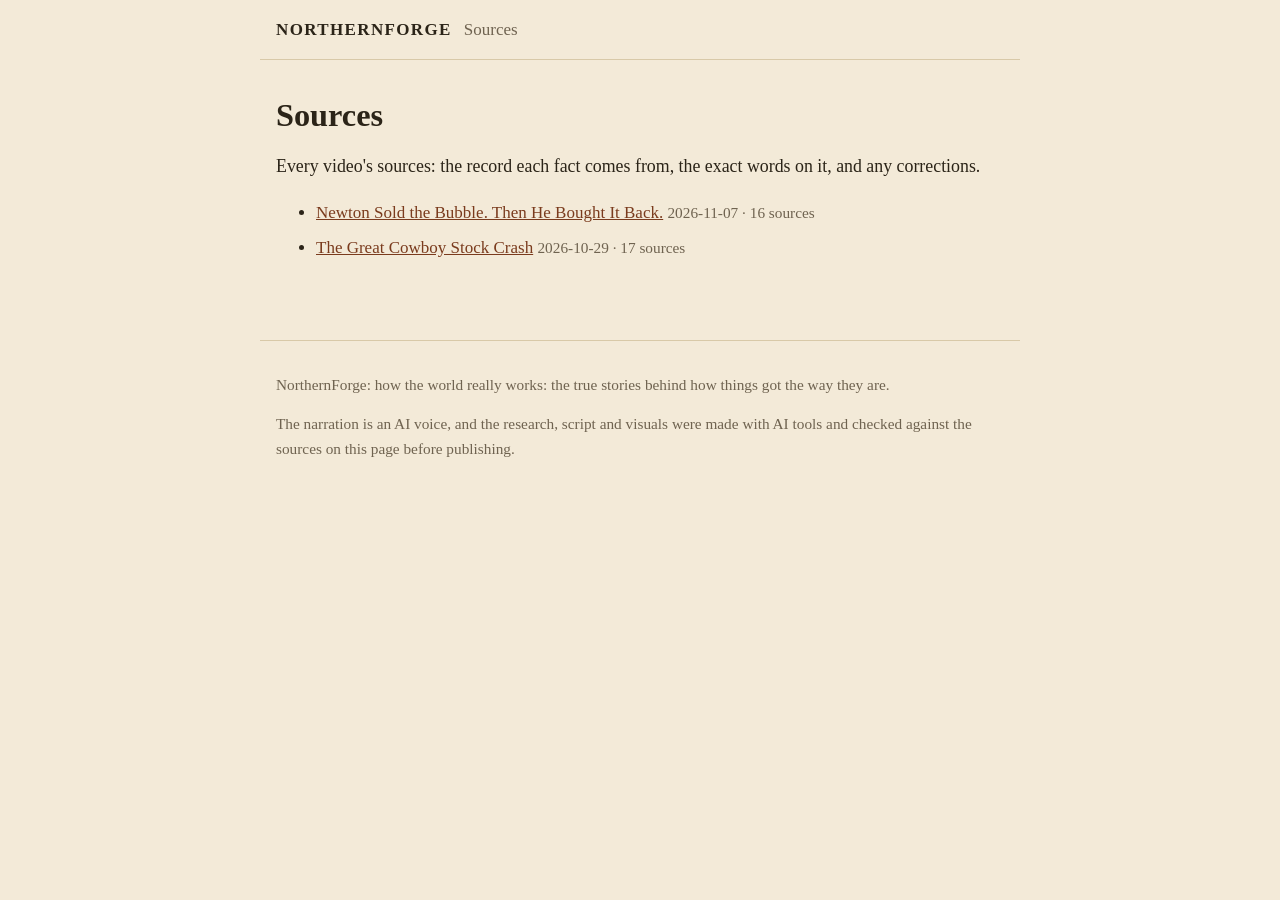
<file: sources/index.html>
<!doctype html>
<html lang="en"><head><meta charset="utf-8"><meta name="viewport" content="width=device-width, initial-scale=1">
<title>Sources · Sources · NorthernForge</title>
<link rel="stylesheet" href="style.css"></head>
<body><header><a class="brand" href="./">NorthernForge</a> <span>Sources</span> </header>
<main><h1>Sources</h1>
<p class="lede">Every video's sources: the record each fact comes from, the exact words on it, and any corrections.</p><ul class="videos"><li><a href="south-sea/">Newton Sold the Bubble. Then He Bought It Back.</a> <span class="n">2026-11-07 · 16 sources</span></li><li><a href="cattle-bubble/">The Great Cowboy Stock Crash</a> <span class="n">2026-10-29 · 17 sources</span></li></ul>
</main>
<footer><p>NorthernForge: how the world really works: the true stories behind how things got the way they are.</p>
<p>The narration is an AI voice, and the research, script and visuals were made with AI tools and checked against the sources on this page before publishing.</p></footer>
</body></html>
</file>
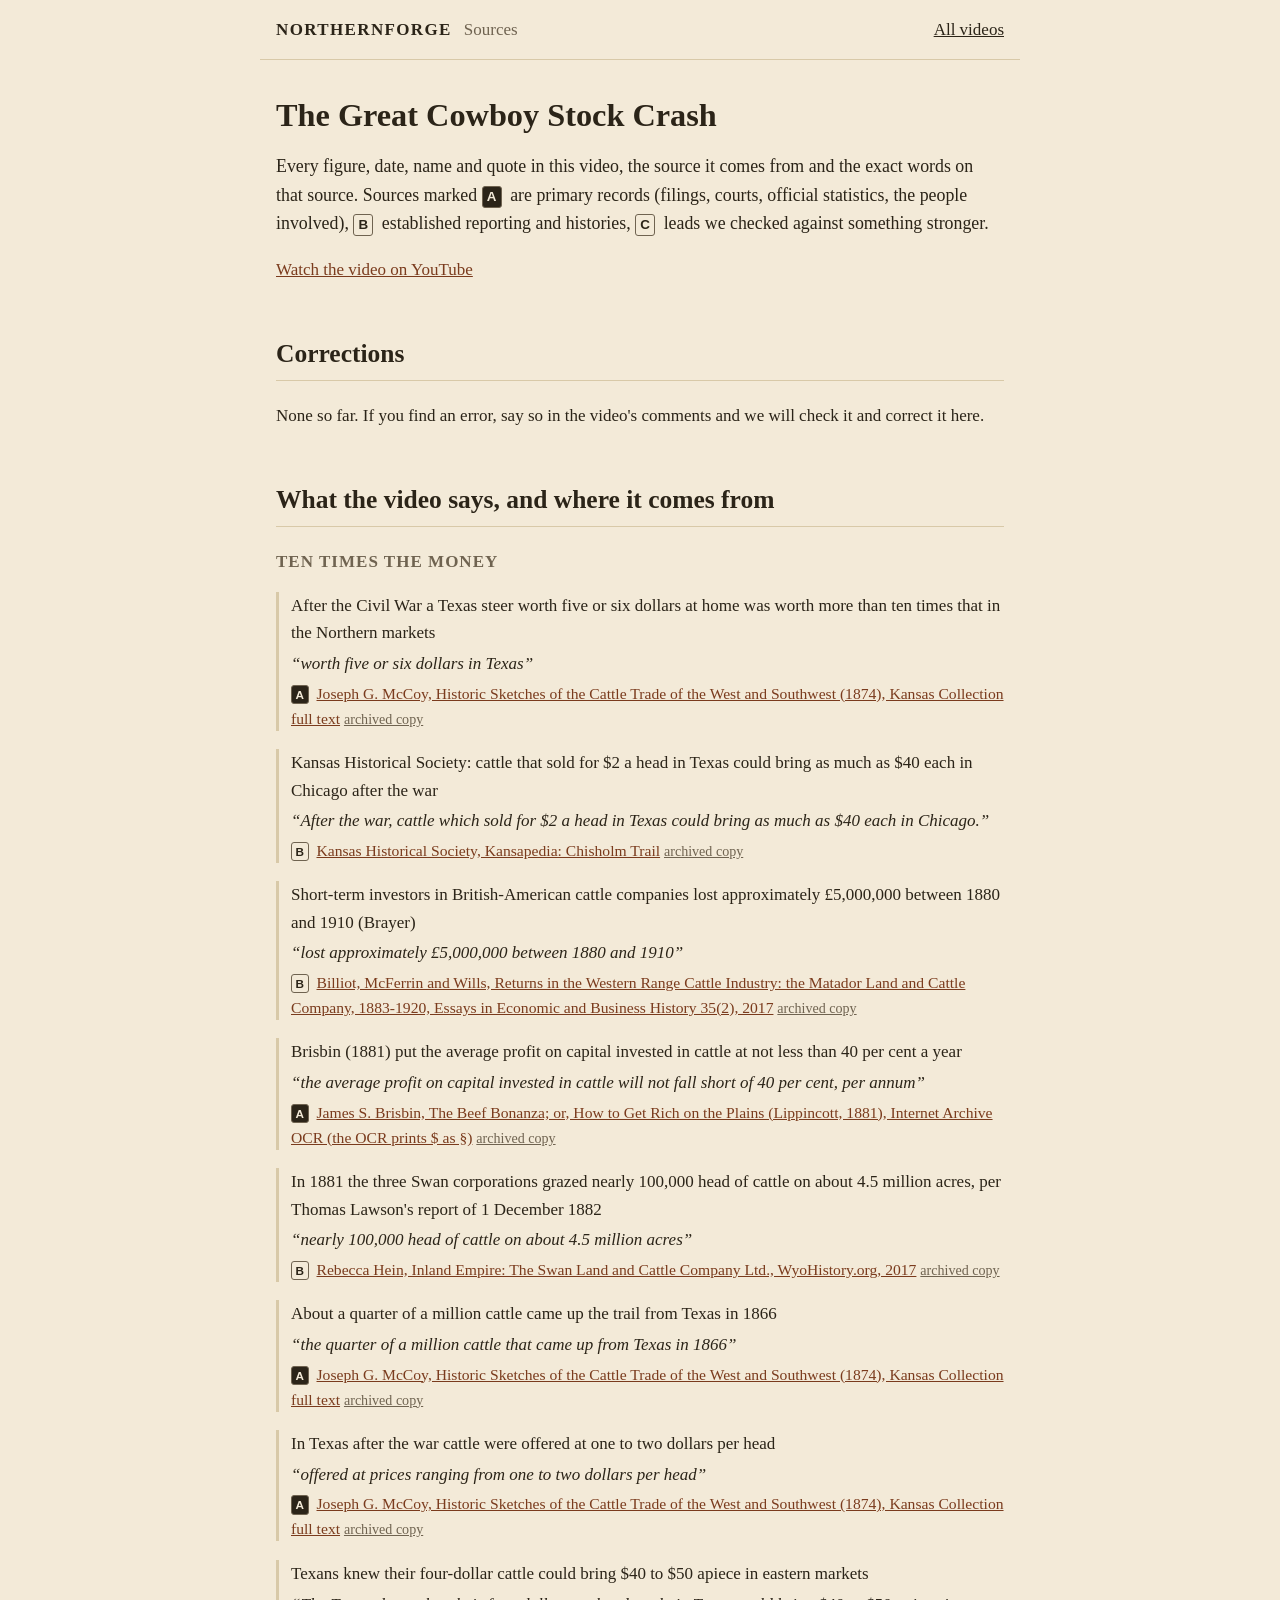
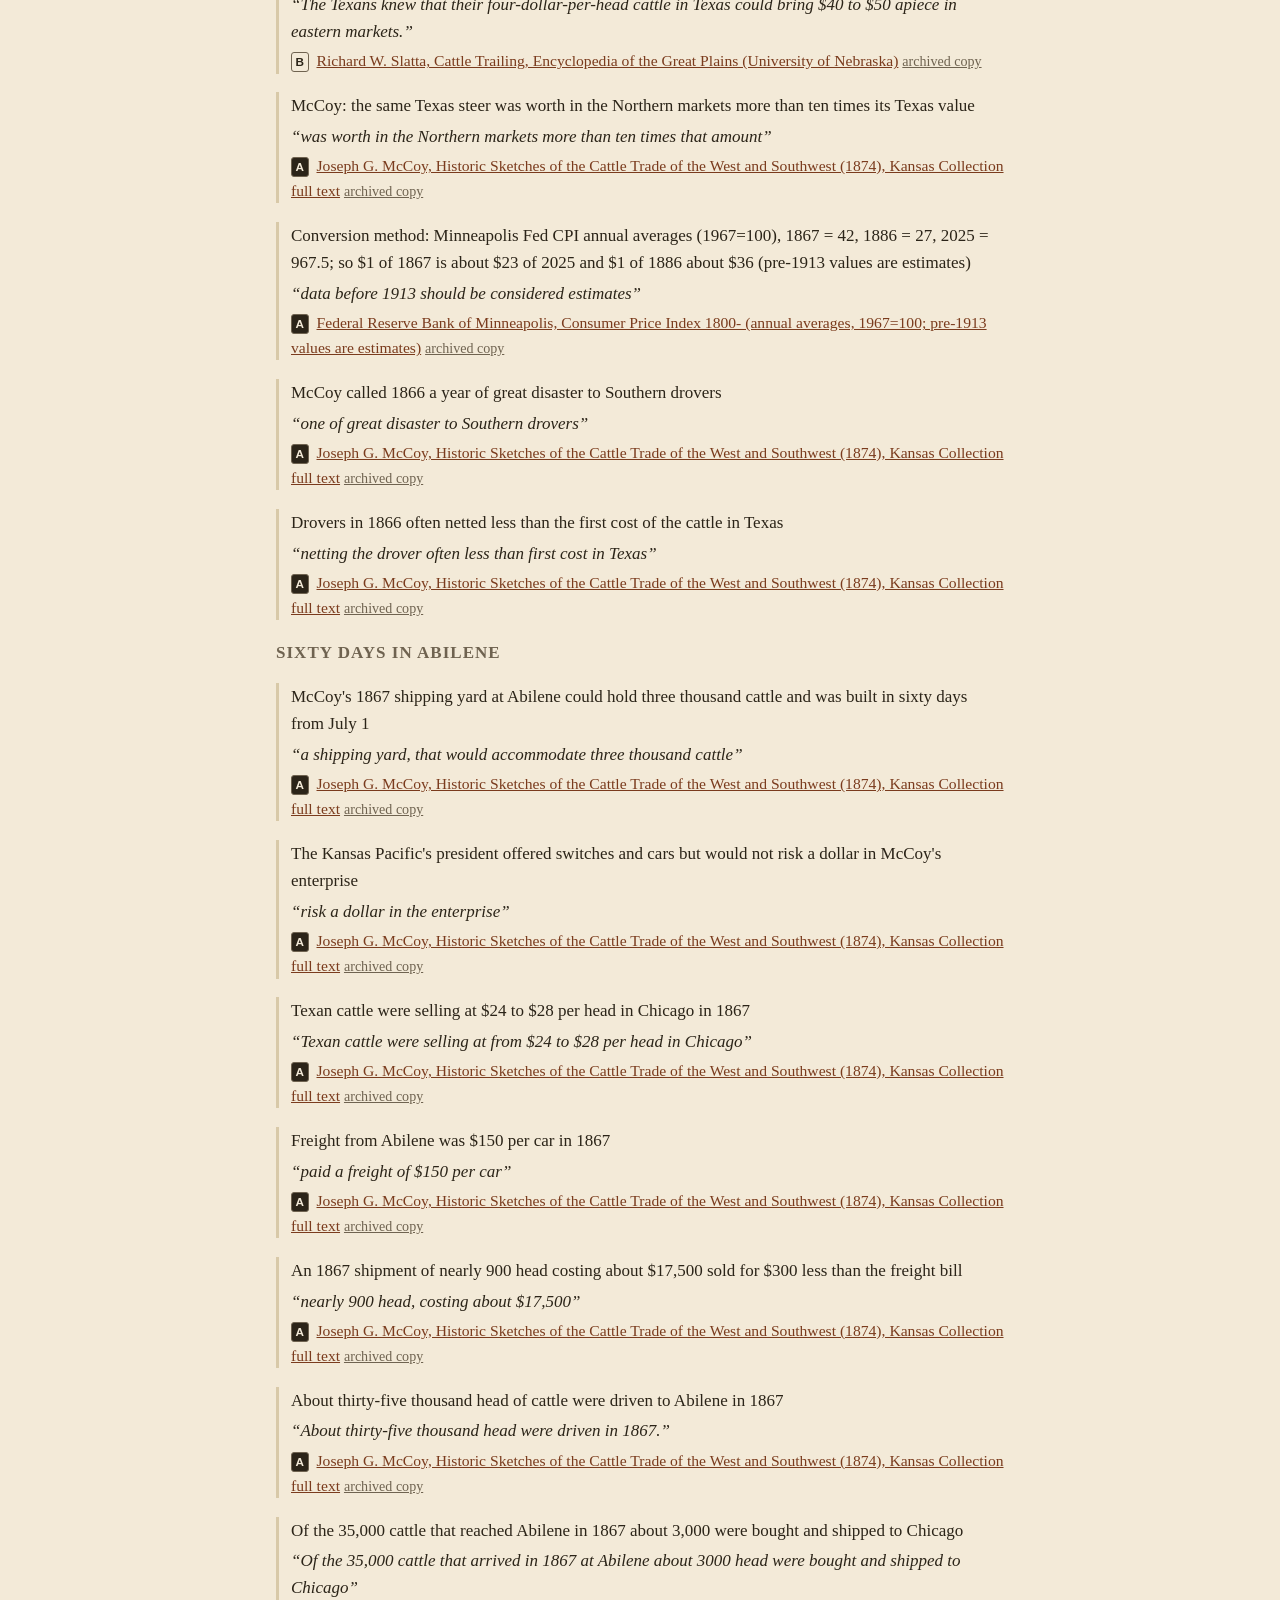
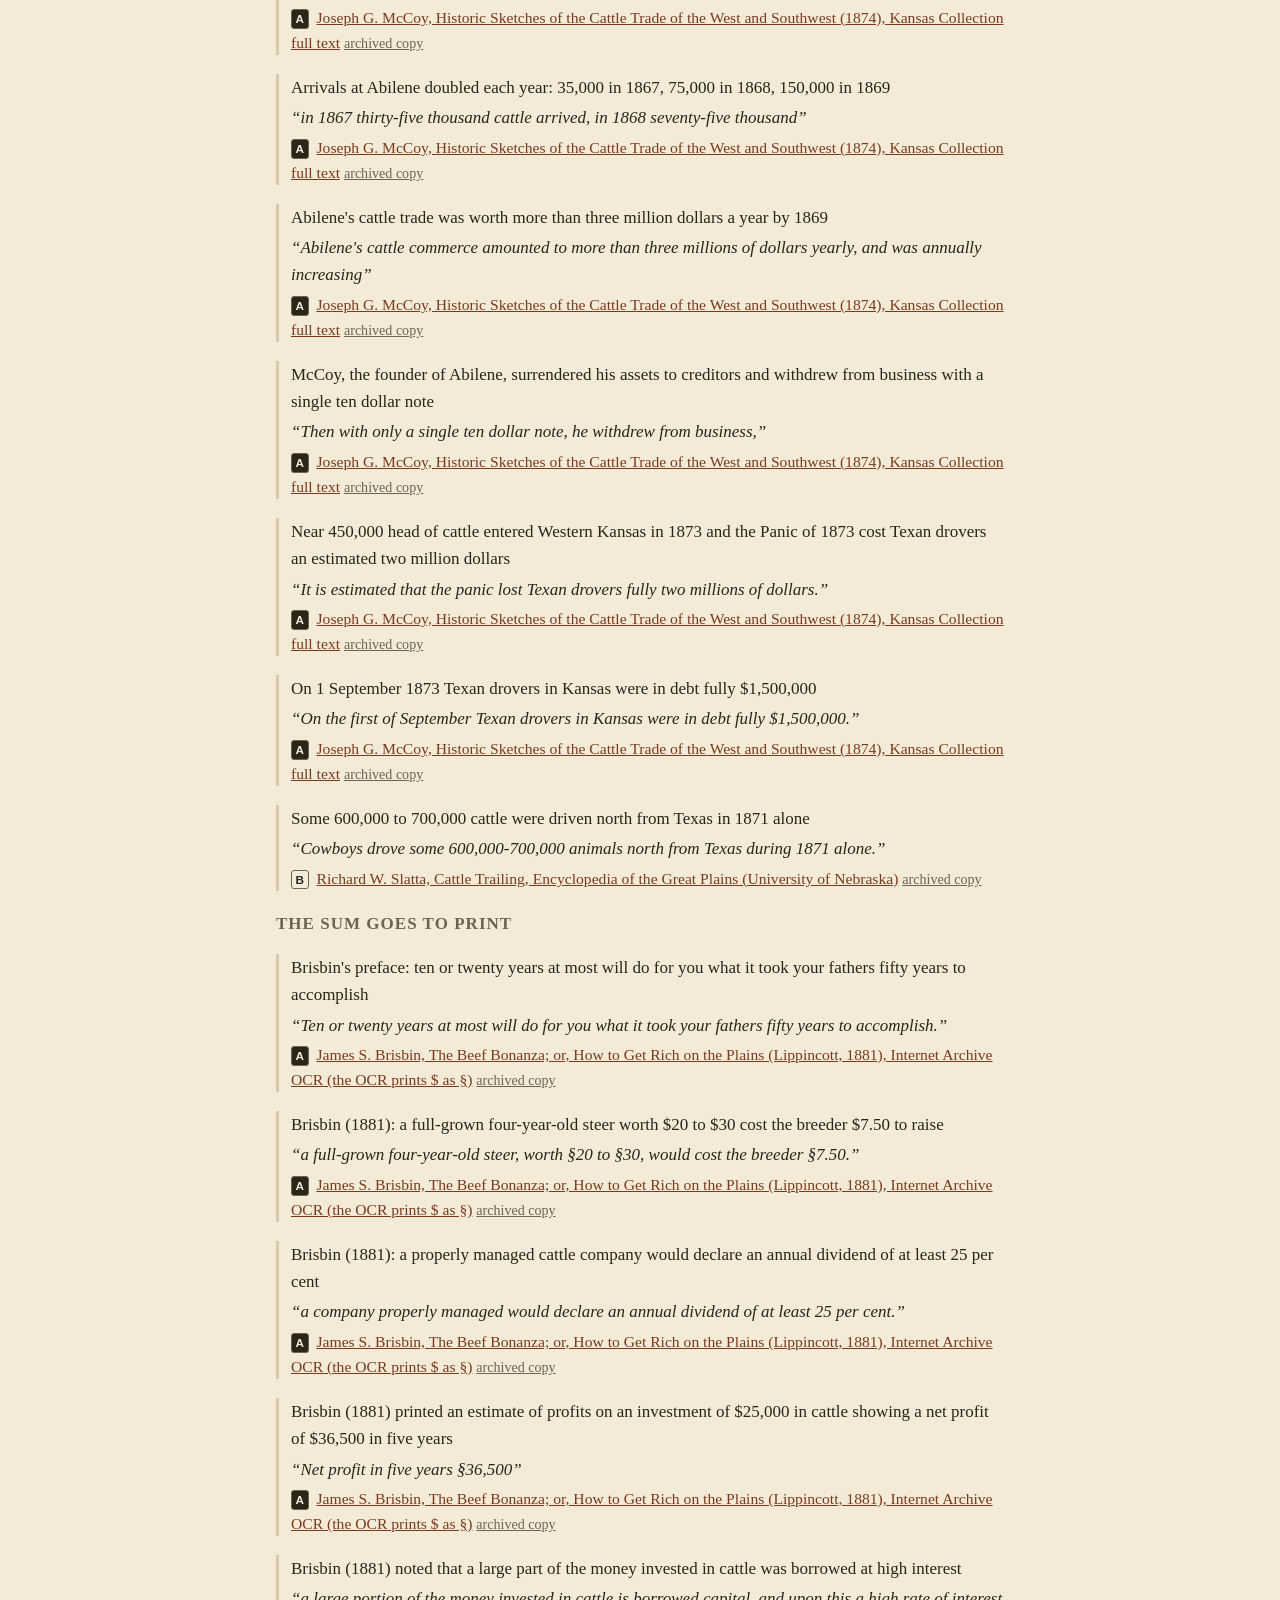
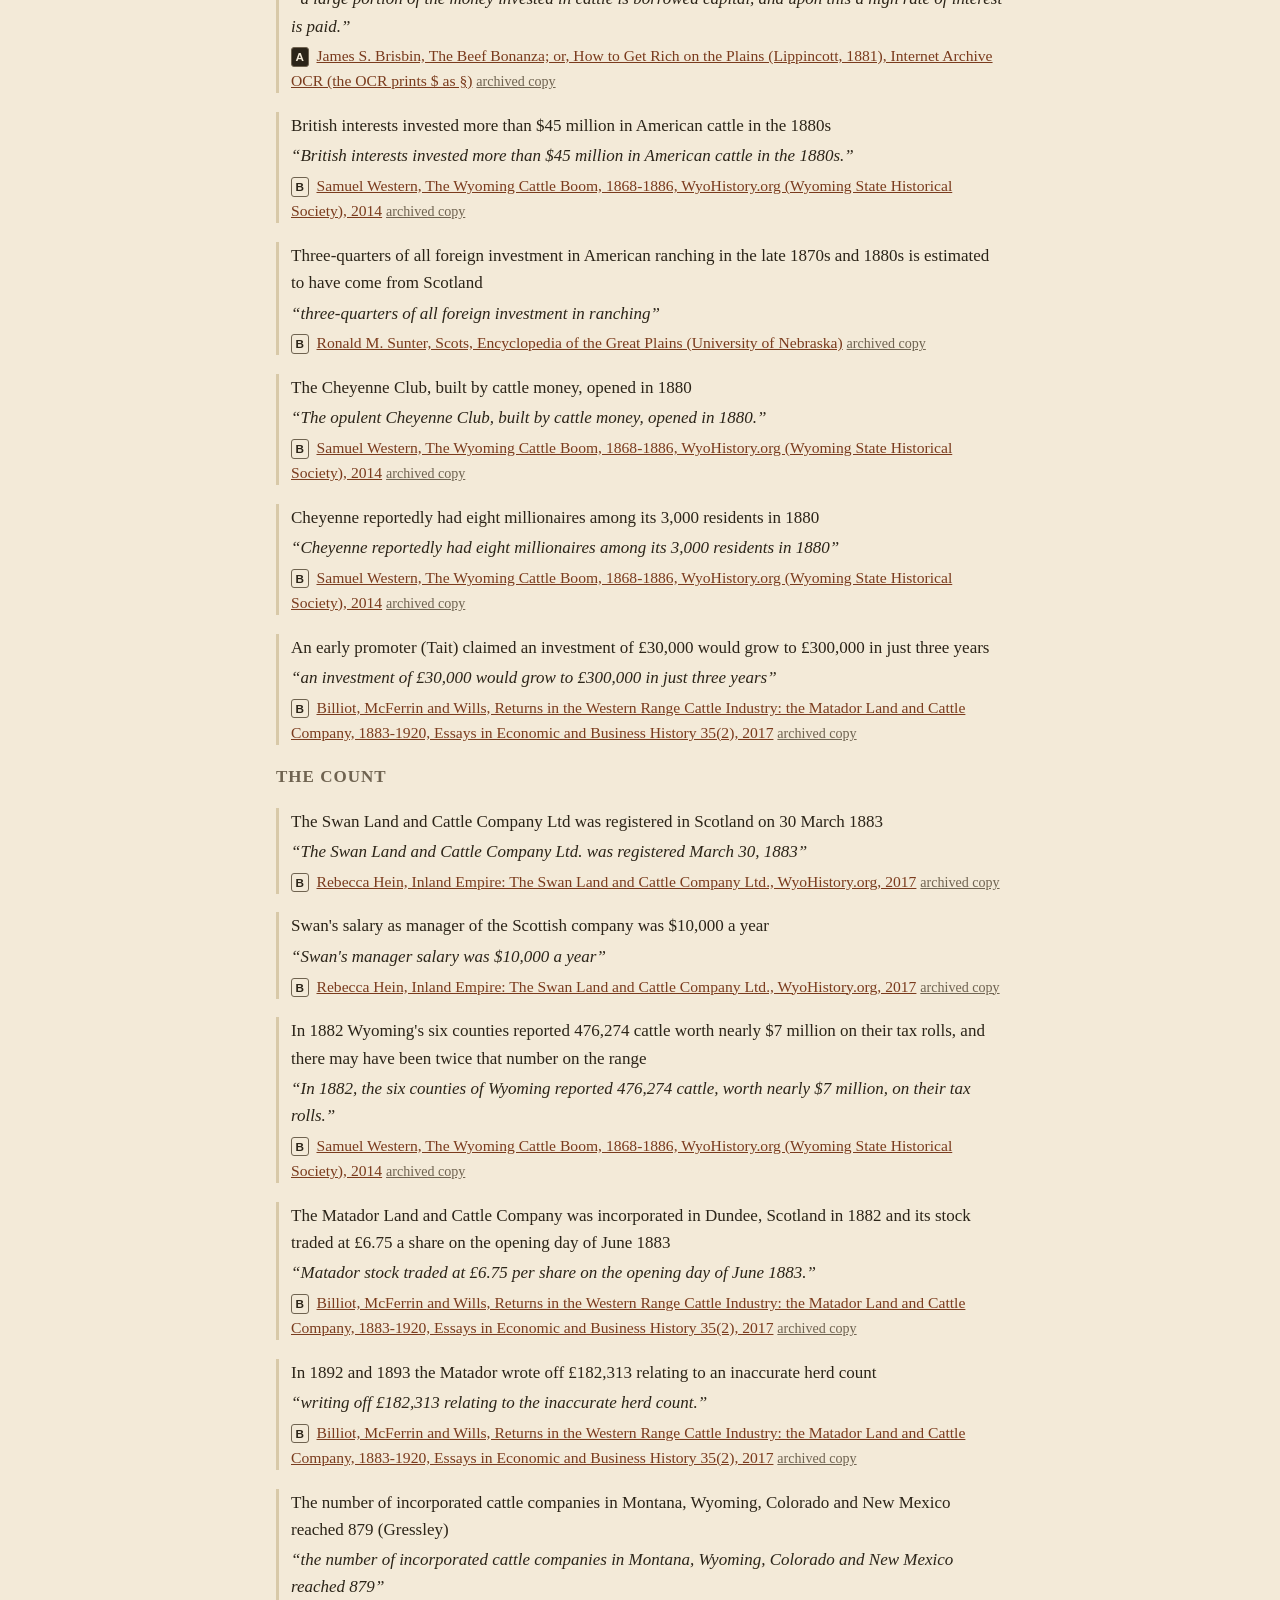
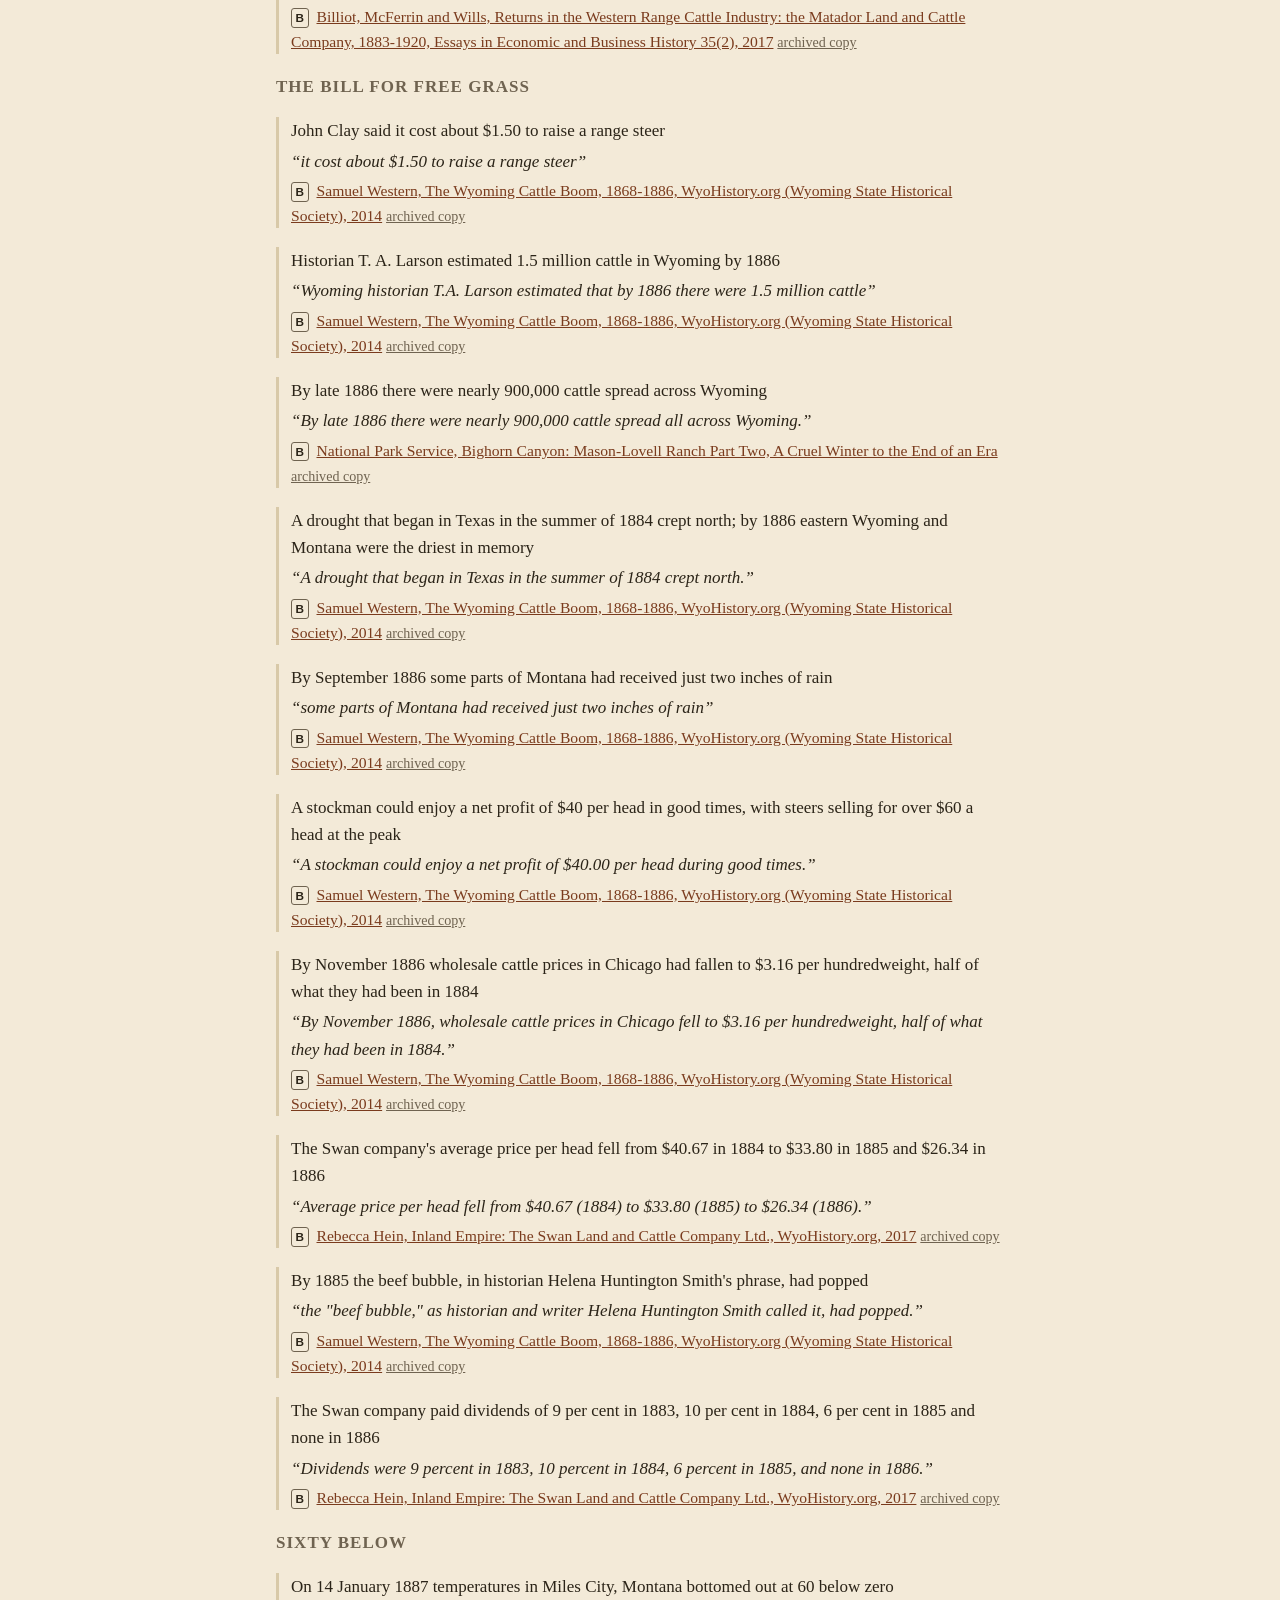
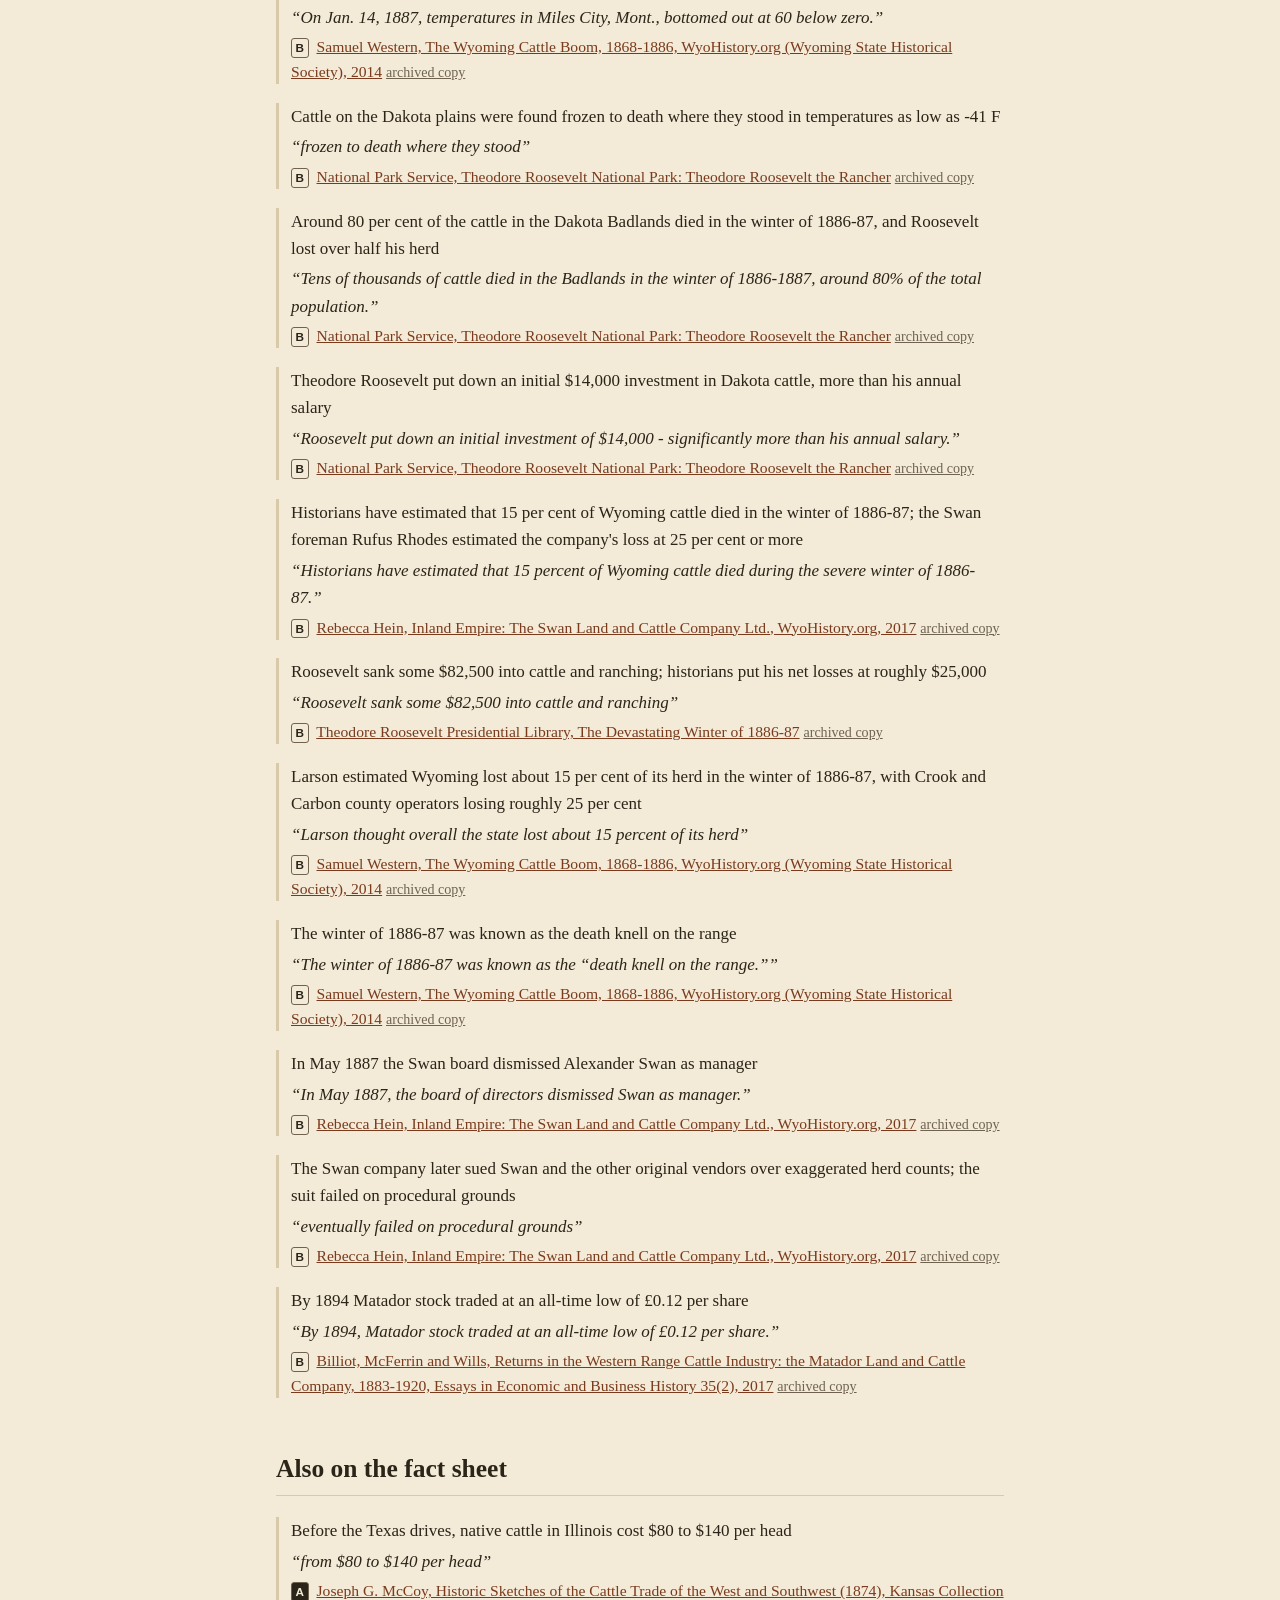
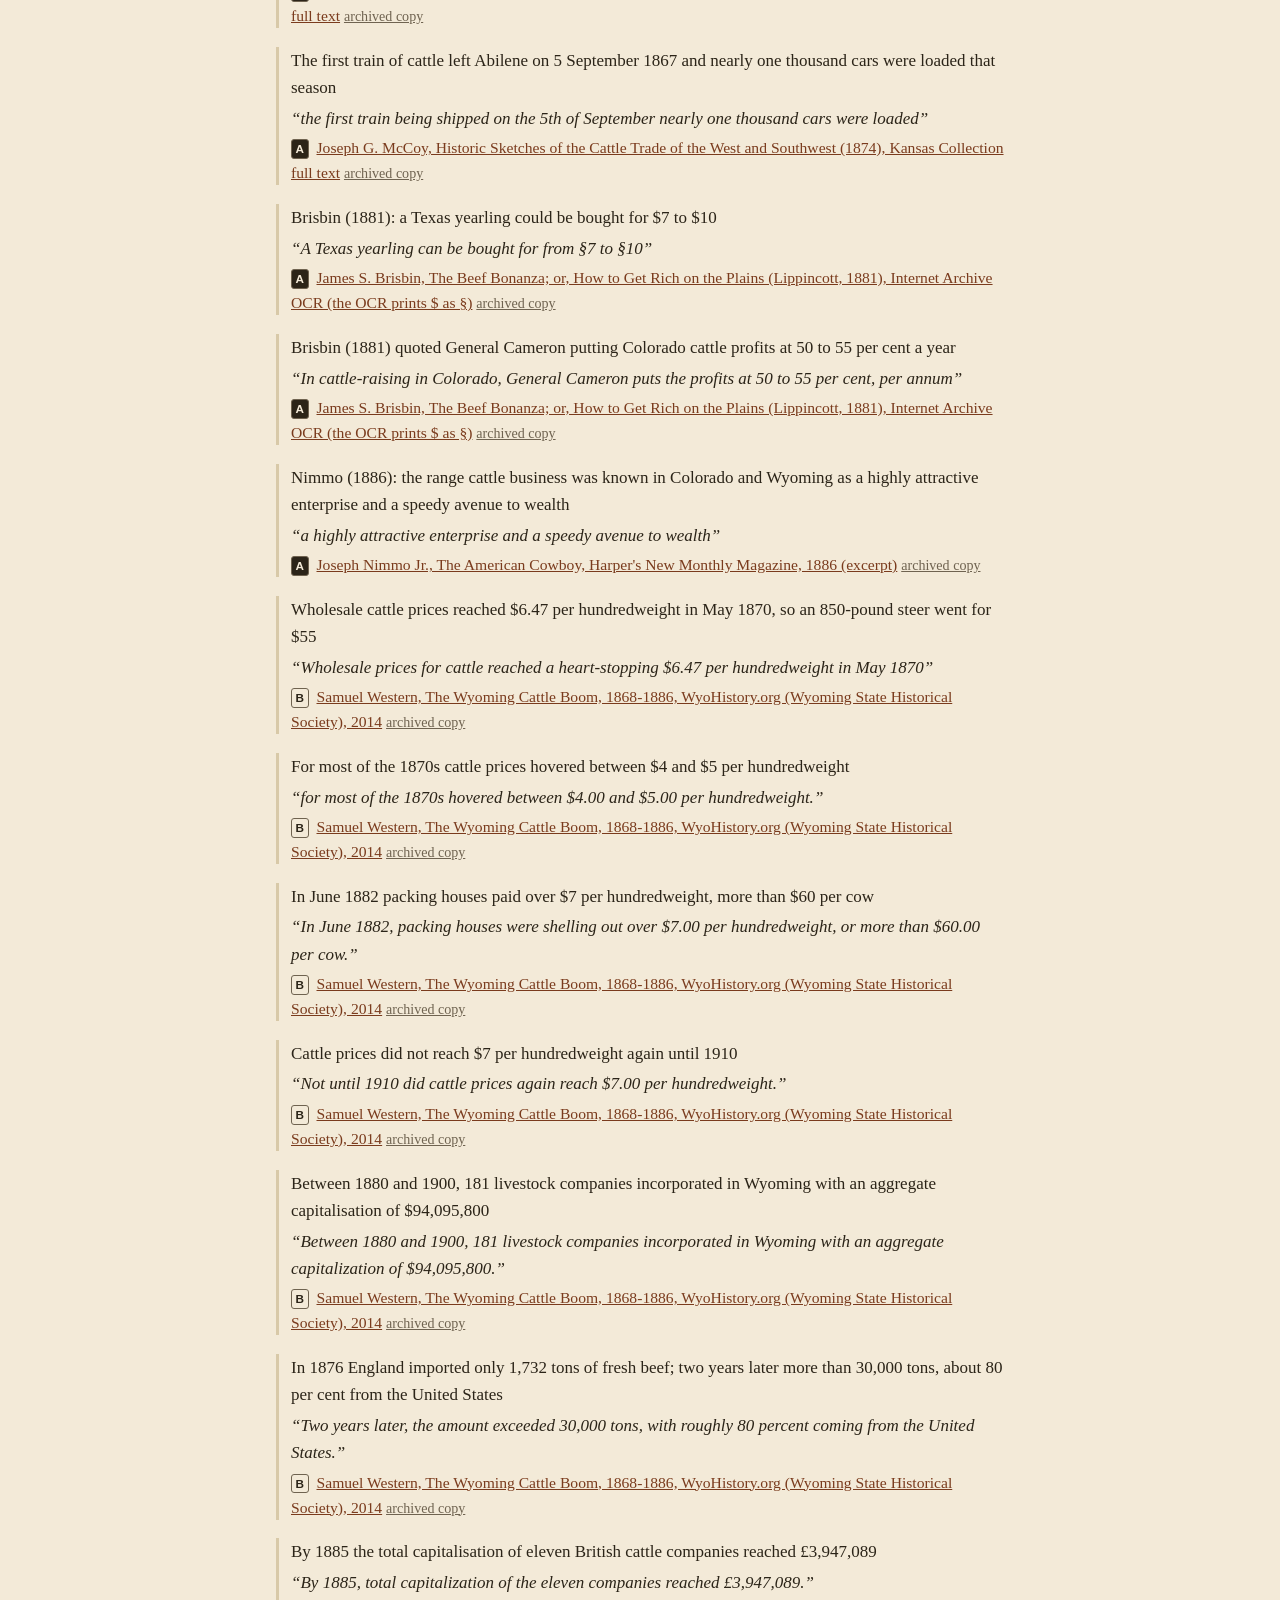
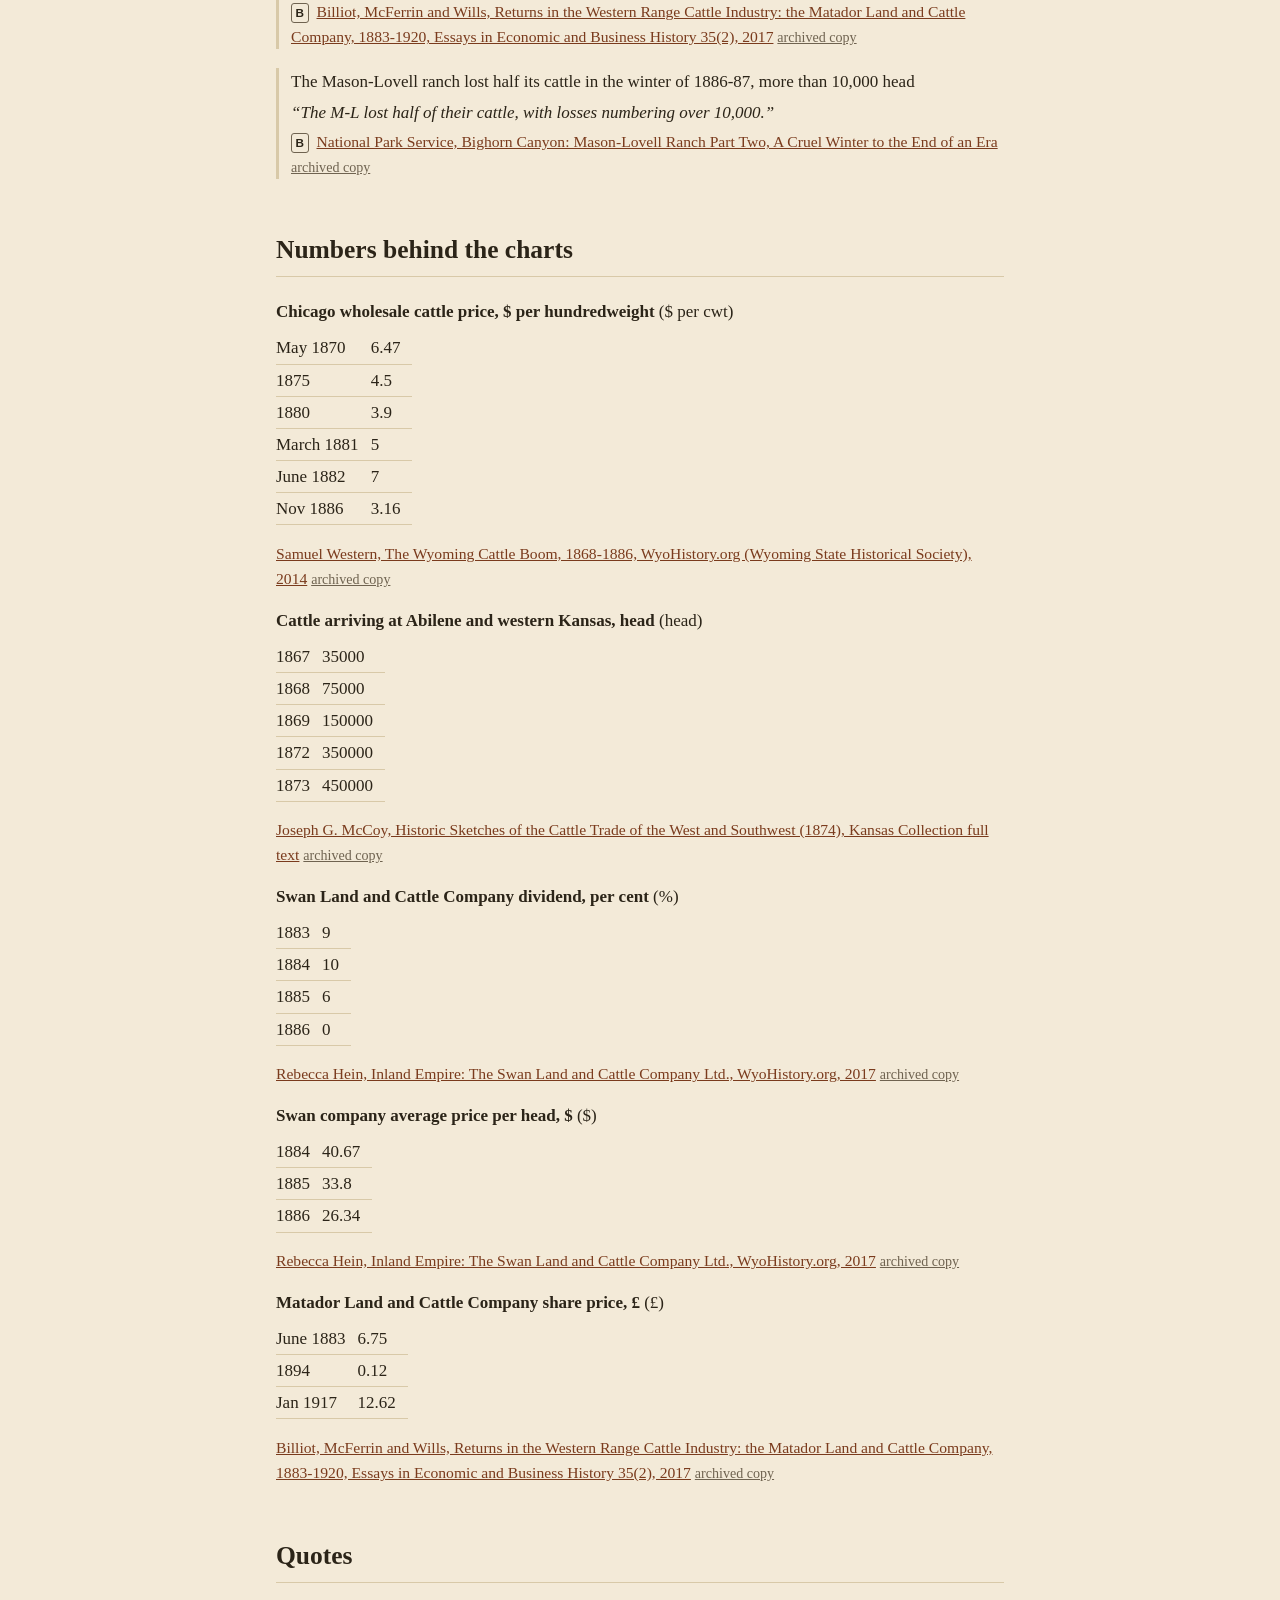
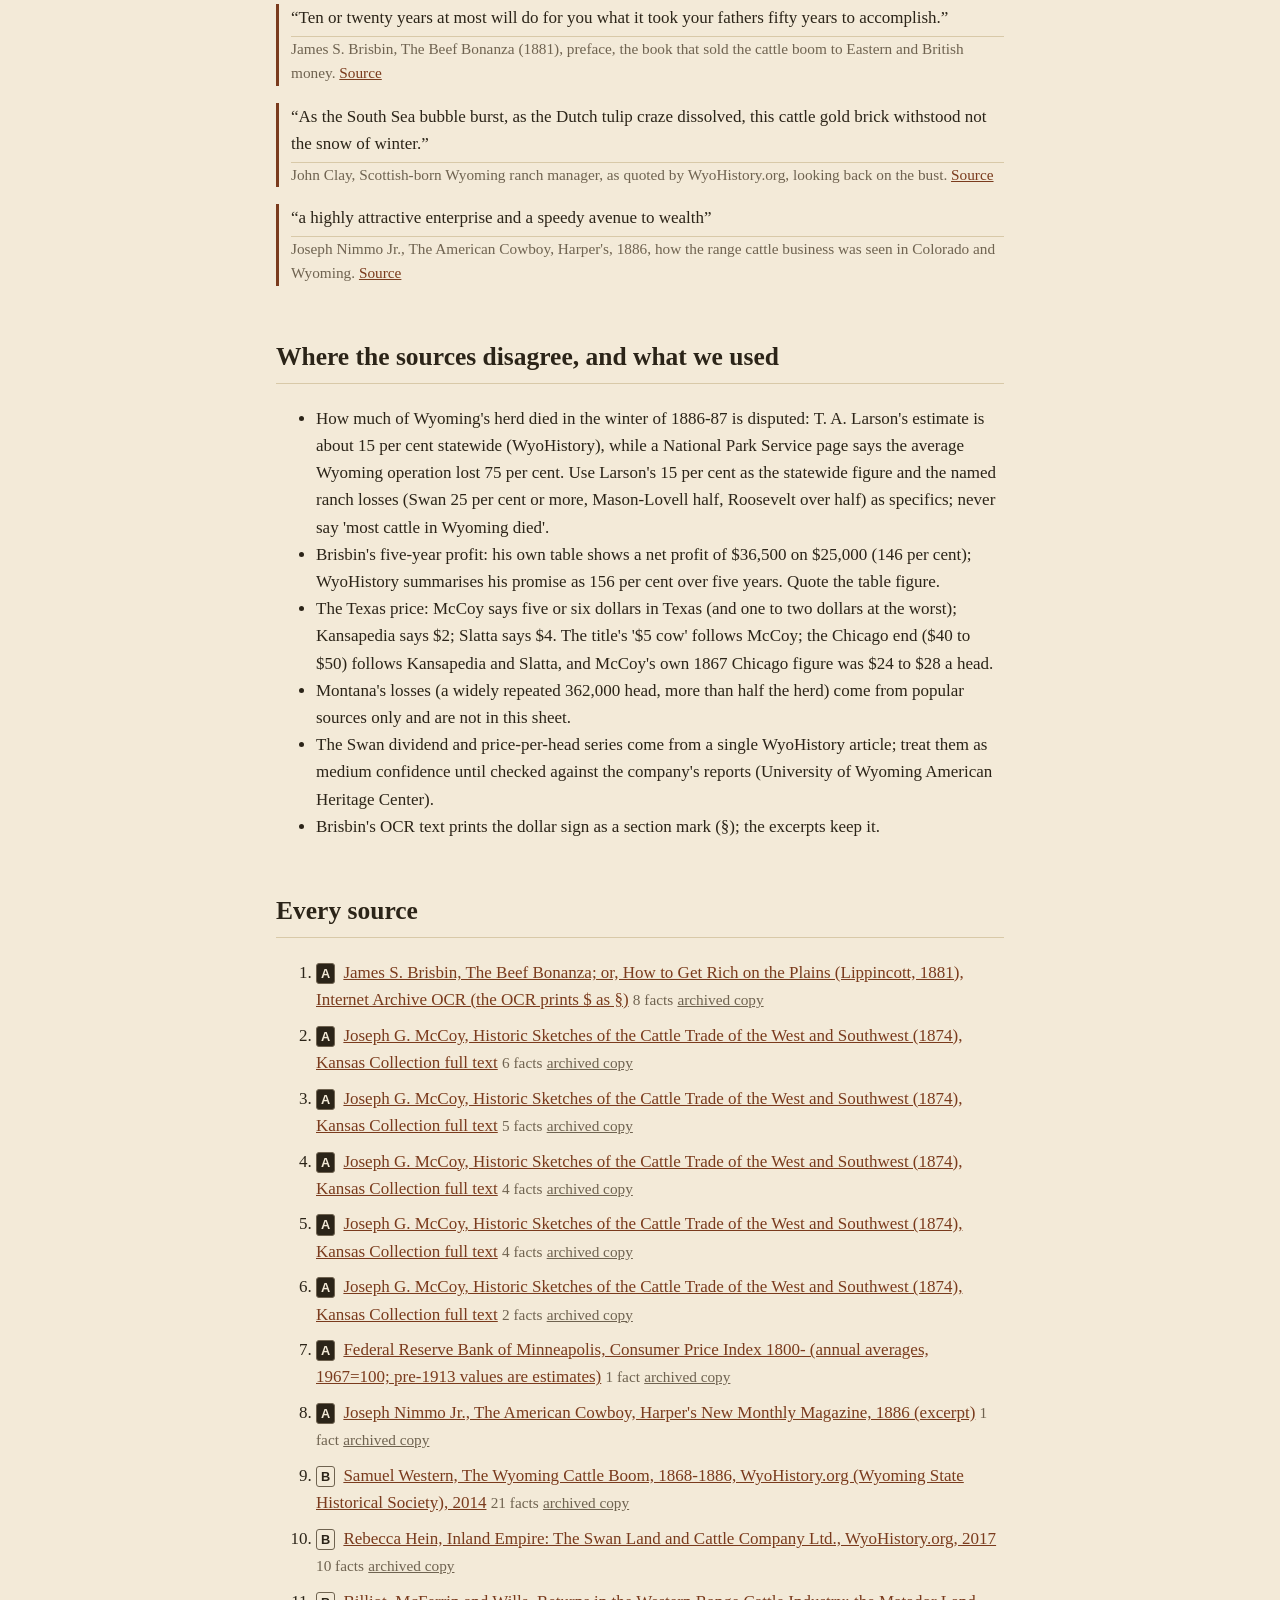
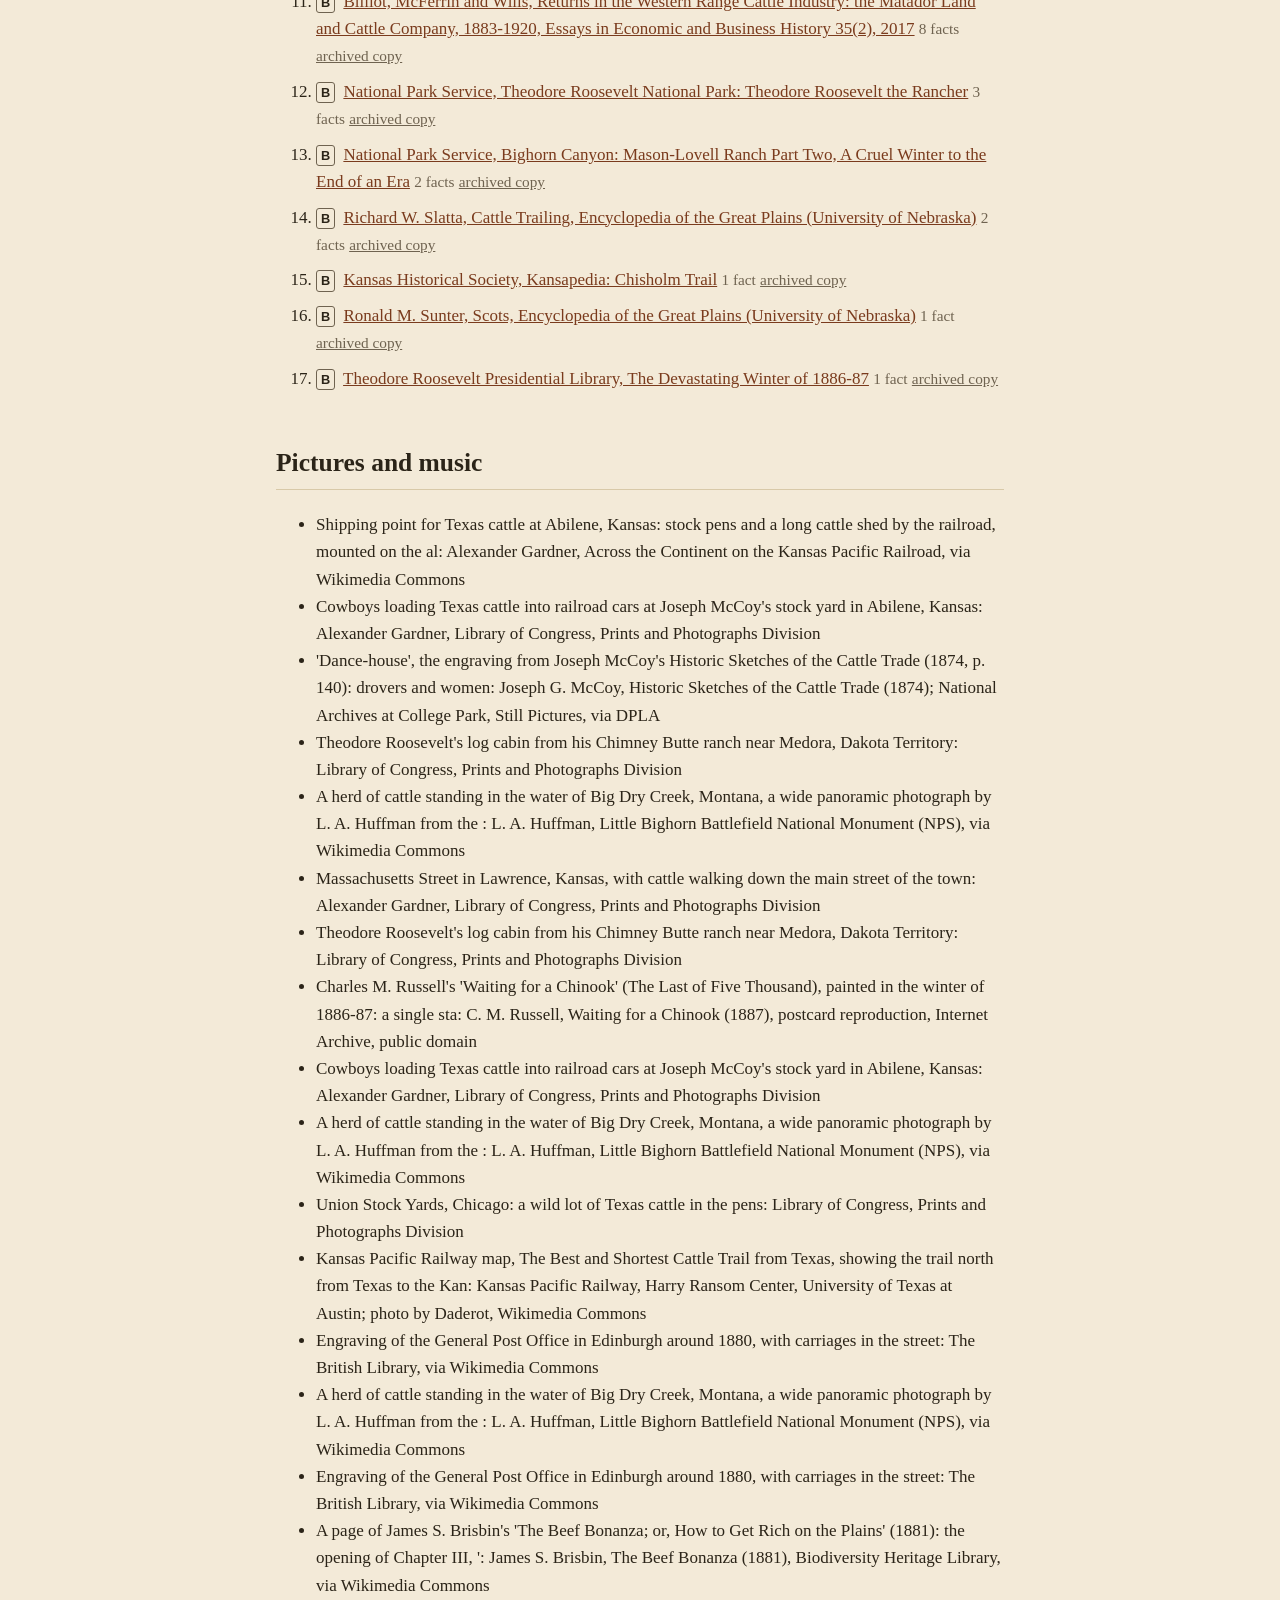
<file: sources/cattle-bubble/index.html>
<!doctype html>
<html lang="en"><head><meta charset="utf-8"><meta name="viewport" content="width=device-width, initial-scale=1">
<title>The Great Cowboy Stock Crash · Sources · NorthernForge</title>
<link rel="stylesheet" href="../style.css"></head>
<body><header><a class="brand" href="../">NorthernForge</a> <span>Sources</span> <a href="../">All videos</a></header>
<main><h1>The Great Cowboy Stock Crash</h1>
<p class="lede">Every figure, date, name and quote in this video, the source it comes from and the exact words on that source. Sources marked <span class="tier tA" title="Primary record">A</span> are primary records (filings, courts, official statistics, the people involved), <span class="tier tB" title="Established reporting">B</span> established reporting and histories, <span class="tier tC" title="Lead only">C</span> leads we checked against something stronger.</p>
<p class="watch"><a href="https://youtu.be/B0t5DVrofcw" rel="noopener">Watch the video on YouTube</a></p>
<h2 id="corrections">Corrections</h2>
<p>None so far. If you find an error, say so in the video's comments and we will check it and correct it here.</p>
<h2 id="video">What the video says, and where it comes from</h2>
<h3>Ten Times the Money</h3>
<div class="fact" id="F1"><p>After the Civil War a Texas steer worth five or six dollars at home was worth more than ten times that in the Northern markets</p><q>worth five or six dollars in Texas</q><p class="src"><span class="tier tA" title="Primary record">A</span> <a href="https://kancoll.org/books/mccoy/mcchap02.htm" rel="noopener">Joseph G. McCoy, Historic Sketches of the Cattle Trade of the West and Southwest (1874), Kansas Collection full text</a> <a class="arch" href="https://web.archive.org/web/https://kancoll.org/books/mccoy/mcchap02.htm" rel="noopener">archived copy</a></p></div>
<div class="fact" id="F4"><p>Kansas Historical Society: cattle that sold for $2 a head in Texas could bring as much as $40 each in Chicago after the war</p><q>After the war, cattle which sold for $2 a head in Texas could bring as much as $40 each in Chicago.</q><p class="src"><span class="tier tB" title="Established reporting">B</span> <a href="https://www.kansashistory.gov/kansapedia/chisholm-trail/17155" rel="noopener">Kansas Historical Society, Kansapedia: Chisholm Trail</a> <a class="arch" href="https://web.archive.org/web/https://www.kansashistory.gov/kansapedia/chisholm-trail/17155" rel="noopener">archived copy</a></p></div>
<div class="fact" id="F66"><p>Short-term investors in British-American cattle companies lost approximately £5,000,000 between 1880 and 1910 (Brayer)</p><q>lost approximately £5,000,000 between 1880 and 1910</q><p class="src"><span class="tier tB" title="Established reporting">B</span> <a href="https://ebhsoc.org/journal/index.php/ebhs/article/download/360/336/705" rel="noopener">Billiot, McFerrin and Wills, Returns in the Western Range Cattle Industry: the Matador Land and Cattle Company, 1883-1920, Essays in Economic and Business History 35(2), 2017</a> <a class="arch" href="https://web.archive.org/web/https://ebhsoc.org/journal/index.php/ebhs/article/download/360/336/705" rel="noopener">archived copy</a></p></div>
<div class="fact" id="F26"><p>Brisbin (1881) put the average profit on capital invested in cattle at not less than 40 per cent a year</p><q>the average profit on capital invested in cattle will not fall short of 40 per cent, per annum</q><p class="src"><span class="tier tA" title="Primary record">A</span> <a href="https://archive.org/stream/beefbonanzaorhow00bris/beefbonanzaorhow00bris_djvu.txt" rel="noopener">James S. Brisbin, The Beef Bonanza; or, How to Get Rich on the Plains (Lippincott, 1881), Internet Archive OCR (the OCR prints $ as §)</a> <a class="arch" href="https://web.archive.org/web/https://archive.org/stream/beefbonanzaorhow00bris/beefbonanzaorhow00bris_djvu.txt" rel="noopener">archived copy</a></p></div>
<div class="fact" id="F53"><p>In 1881 the three Swan corporations grazed nearly 100,000 head of cattle on about 4.5 million acres, per Thomas Lawson&#x27;s report of 1 December 1882</p><q>nearly 100,000 head of cattle on about 4.5 million acres</q><p class="src"><span class="tier tB" title="Established reporting">B</span> <a href="https://www.wyohistory.org/encyclopedia/inland-empire-swan-land-and-cattle-company-ltd" rel="noopener">Rebecca Hein, Inland Empire: The Swan Land and Cattle Company Ltd., WyoHistory.org, 2017</a> <a class="arch" href="https://web.archive.org/web/https://www.wyohistory.org/encyclopedia/inland-empire-swan-land-and-cattle-company-ltd" rel="noopener">archived copy</a></p></div>
<div class="fact" id="F7"><p>About a quarter of a million cattle came up the trail from Texas in 1866</p><q>the quarter of a million cattle that came up from Texas in 1866</q><p class="src"><span class="tier tA" title="Primary record">A</span> <a href="https://kancoll.org/books/mccoy/mcchap02.htm" rel="noopener">Joseph G. McCoy, Historic Sketches of the Cattle Trade of the West and Southwest (1874), Kansas Collection full text</a> <a class="arch" href="https://web.archive.org/web/https://kancoll.org/books/mccoy/mcchap02.htm" rel="noopener">archived copy</a></p></div>
<div class="fact" id="F3"><p>In Texas after the war cattle were offered at one to two dollars per head</p><q>offered at prices ranging from one to two dollars per head</q><p class="src"><span class="tier tA" title="Primary record">A</span> <a href="https://kancoll.org/books/mccoy/mcchap02.htm" rel="noopener">Joseph G. McCoy, Historic Sketches of the Cattle Trade of the West and Southwest (1874), Kansas Collection full text</a> <a class="arch" href="https://web.archive.org/web/https://kancoll.org/books/mccoy/mcchap02.htm" rel="noopener">archived copy</a></p></div>
<div class="fact" id="F5"><p>Texans knew their four-dollar cattle could bring $40 to $50 apiece in eastern markets</p><q>The Texans knew that their four-dollar-per-head cattle in Texas could bring $40 to $50 apiece in eastern markets.</q><p class="src"><span class="tier tB" title="Established reporting">B</span> <a href="https://plainshumanities.unl.edu/encyclopedia/doc/egp.tra.007.html" rel="noopener">Richard W. Slatta, Cattle Trailing, Encyclopedia of the Great Plains (University of Nebraska)</a> <a class="arch" href="https://web.archive.org/web/https://plainshumanities.unl.edu/encyclopedia/doc/egp.tra.007.html" rel="noopener">archived copy</a></p></div>
<div class="fact" id="F2"><p>McCoy: the same Texas steer was worth in the Northern markets more than ten times its Texas value</p><q>was worth in the Northern markets more than ten times that amount</q><p class="src"><span class="tier tA" title="Primary record">A</span> <a href="https://kancoll.org/books/mccoy/mcchap02.htm" rel="noopener">Joseph G. McCoy, Historic Sketches of the Cattle Trade of the West and Southwest (1874), Kansas Collection full text</a> <a class="arch" href="https://web.archive.org/web/https://kancoll.org/books/mccoy/mcchap02.htm" rel="noopener">archived copy</a></p></div>
<div class="fact" id="F75"><p>Conversion method: Minneapolis Fed CPI annual averages (1967=100), 1867 = 42, 1886 = 27, 2025 = 967.5; so $1 of 1867 is about $23 of 2025 and $1 of 1886 about $36 (pre-1913 values are estimates)</p><q>data before 1913 should be considered estimates</q><p class="src"><span class="tier tA" title="Primary record">A</span> <a href="https://www.minneapolisfed.org/about-us/monetary-policy/inflation-calculator/consumer-price-index-1800-" rel="noopener">Federal Reserve Bank of Minneapolis, Consumer Price Index 1800- (annual averages, 1967=100; pre-1913 values are estimates)</a> <a class="arch" href="https://web.archive.org/web/https://www.minneapolisfed.org/about-us/monetary-policy/inflation-calculator/consumer-price-index-1800-" rel="noopener">archived copy</a></p></div>
<div class="fact" id="F8"><p>McCoy called 1866 a year of great disaster to Southern drovers</p><q>one of great disaster to Southern drovers</q><p class="src"><span class="tier tA" title="Primary record">A</span> <a href="https://kancoll.org/books/mccoy/mcchap02.htm" rel="noopener">Joseph G. McCoy, Historic Sketches of the Cattle Trade of the West and Southwest (1874), Kansas Collection full text</a> <a class="arch" href="https://web.archive.org/web/https://kancoll.org/books/mccoy/mcchap02.htm" rel="noopener">archived copy</a></p></div>
<div class="fact" id="F9"><p>Drovers in 1866 often netted less than the first cost of the cattle in Texas</p><q>netting the drover often less than first cost in Texas</q><p class="src"><span class="tier tA" title="Primary record">A</span> <a href="https://kancoll.org/books/mccoy/mcchap02.htm" rel="noopener">Joseph G. McCoy, Historic Sketches of the Cattle Trade of the West and Southwest (1874), Kansas Collection full text</a> <a class="arch" href="https://web.archive.org/web/https://kancoll.org/books/mccoy/mcchap02.htm" rel="noopener">archived copy</a></p></div>
<h3>Sixty Days in Abilene</h3>
<div class="fact" id="F10"><p>McCoy&#x27;s 1867 shipping yard at Abilene could hold three thousand cattle and was built in sixty days from July 1</p><q>a shipping yard, that would accommodate three thousand cattle</q><p class="src"><span class="tier tA" title="Primary record">A</span> <a href="https://kancoll.org/books/mccoy/mcchap03.htm" rel="noopener">Joseph G. McCoy, Historic Sketches of the Cattle Trade of the West and Southwest (1874), Kansas Collection full text</a> <a class="arch" href="https://web.archive.org/web/https://kancoll.org/books/mccoy/mcchap03.htm" rel="noopener">archived copy</a></p></div>
<div class="fact" id="F11"><p>The Kansas Pacific&#x27;s president offered switches and cars but would not risk a dollar in McCoy&#x27;s enterprise</p><q>risk a dollar in the enterprise</q><p class="src"><span class="tier tA" title="Primary record">A</span> <a href="https://kancoll.org/books/mccoy/mcchap03.htm" rel="noopener">Joseph G. McCoy, Historic Sketches of the Cattle Trade of the West and Southwest (1874), Kansas Collection full text</a> <a class="arch" href="https://web.archive.org/web/https://kancoll.org/books/mccoy/mcchap03.htm" rel="noopener">archived copy</a></p></div>
<div class="fact" id="F15"><p>Texan cattle were selling at $24 to $28 per head in Chicago in 1867</p><q>Texan cattle were selling at from $24 to $28 per head in Chicago</q><p class="src"><span class="tier tA" title="Primary record">A</span> <a href="https://kancoll.org/books/mccoy/mcchap06.htm" rel="noopener">Joseph G. McCoy, Historic Sketches of the Cattle Trade of the West and Southwest (1874), Kansas Collection full text</a> <a class="arch" href="https://web.archive.org/web/https://kancoll.org/books/mccoy/mcchap06.htm" rel="noopener">archived copy</a></p></div>
<div class="fact" id="F16"><p>Freight from Abilene was $150 per car in 1867</p><q>paid a freight of $150 per car</q><p class="src"><span class="tier tA" title="Primary record">A</span> <a href="https://kancoll.org/books/mccoy/mcchap06.htm" rel="noopener">Joseph G. McCoy, Historic Sketches of the Cattle Trade of the West and Southwest (1874), Kansas Collection full text</a> <a class="arch" href="https://web.archive.org/web/https://kancoll.org/books/mccoy/mcchap06.htm" rel="noopener">archived copy</a></p></div>
<div class="fact" id="F17"><p>An 1867 shipment of nearly 900 head costing about $17,500 sold for $300 less than the freight bill</p><q>nearly 900 head, costing about $17,500</q><p class="src"><span class="tier tA" title="Primary record">A</span> <a href="https://kancoll.org/books/mccoy/mcchap03.htm" rel="noopener">Joseph G. McCoy, Historic Sketches of the Cattle Trade of the West and Southwest (1874), Kansas Collection full text</a> <a class="arch" href="https://web.archive.org/web/https://kancoll.org/books/mccoy/mcchap03.htm" rel="noopener">archived copy</a></p></div>
<div class="fact" id="F12"><p>About thirty-five thousand head of cattle were driven to Abilene in 1867</p><q>About thirty-five thousand head were driven in 1867.</q><p class="src"><span class="tier tA" title="Primary record">A</span> <a href="https://kancoll.org/books/mccoy/mcchap03.htm" rel="noopener">Joseph G. McCoy, Historic Sketches of the Cattle Trade of the West and Southwest (1874), Kansas Collection full text</a> <a class="arch" href="https://web.archive.org/web/https://kancoll.org/books/mccoy/mcchap03.htm" rel="noopener">archived copy</a></p></div>
<div class="fact" id="F13"><p>Of the 35,000 cattle that reached Abilene in 1867 about 3,000 were bought and shipped to Chicago</p><q>Of the 35,000 cattle that arrived in 1867 at Abilene about 3000 head were bought and shipped to Chicago</q><p class="src"><span class="tier tA" title="Primary record">A</span> <a href="https://kancoll.org/books/mccoy/mcchap06.htm" rel="noopener">Joseph G. McCoy, Historic Sketches of the Cattle Trade of the West and Southwest (1874), Kansas Collection full text</a> <a class="arch" href="https://web.archive.org/web/https://kancoll.org/books/mccoy/mcchap06.htm" rel="noopener">archived copy</a></p></div>
<div class="fact" id="F18"><p>Arrivals at Abilene doubled each year: 35,000 in 1867, 75,000 in 1868, 150,000 in 1869</p><q>in 1867 thirty-five thousand cattle arrived, in 1868 seventy-five thousand</q><p class="src"><span class="tier tA" title="Primary record">A</span> <a href="https://kancoll.org/books/mccoy/mcchap11.htm" rel="noopener">Joseph G. McCoy, Historic Sketches of the Cattle Trade of the West and Southwest (1874), Kansas Collection full text</a> <a class="arch" href="https://web.archive.org/web/https://kancoll.org/books/mccoy/mcchap11.htm" rel="noopener">archived copy</a></p></div>
<div class="fact" id="F19"><p>Abilene&#x27;s cattle trade was worth more than three million dollars a year by 1869</p><q>Abilene&#x27;s cattle commerce amounted to more than three millions of dollars yearly, and was annually increasing</q><p class="src"><span class="tier tA" title="Primary record">A</span> <a href="https://kancoll.org/books/mccoy/mcchap11.htm" rel="noopener">Joseph G. McCoy, Historic Sketches of the Cattle Trade of the West and Southwest (1874), Kansas Collection full text</a> <a class="arch" href="https://web.archive.org/web/https://kancoll.org/books/mccoy/mcchap11.htm" rel="noopener">archived copy</a></p></div>
<div class="fact" id="F20"><p>McCoy, the founder of Abilene, surrendered his assets to creditors and withdrew from business with a single ten dollar note</p><q>Then with only a single ten dollar note, he withdrew from business,</q><p class="src"><span class="tier tA" title="Primary record">A</span> <a href="https://kancoll.org/books/mccoy/mcchap11.htm" rel="noopener">Joseph G. McCoy, Historic Sketches of the Cattle Trade of the West and Southwest (1874), Kansas Collection full text</a> <a class="arch" href="https://web.archive.org/web/https://kancoll.org/books/mccoy/mcchap11.htm" rel="noopener">archived copy</a></p></div>
<div class="fact" id="F22"><p>Near 450,000 head of cattle entered Western Kansas in 1873 and the Panic of 1873 cost Texan drovers an estimated two million dollars</p><q>It is estimated that the panic lost Texan drovers fully two millions of dollars.</q><p class="src"><span class="tier tA" title="Primary record">A</span> <a href="https://kancoll.org/books/mccoy/mcchap13.htm" rel="noopener">Joseph G. McCoy, Historic Sketches of the Cattle Trade of the West and Southwest (1874), Kansas Collection full text</a> <a class="arch" href="https://web.archive.org/web/https://kancoll.org/books/mccoy/mcchap13.htm" rel="noopener">archived copy</a></p></div>
<div class="fact" id="F23"><p>On 1 September 1873 Texan drovers in Kansas were in debt fully $1,500,000</p><q>On the first of September Texan drovers in Kansas were in debt fully $1,500,000.</q><p class="src"><span class="tier tA" title="Primary record">A</span> <a href="https://kancoll.org/books/mccoy/mcchap13.htm" rel="noopener">Joseph G. McCoy, Historic Sketches of the Cattle Trade of the West and Southwest (1874), Kansas Collection full text</a> <a class="arch" href="https://web.archive.org/web/https://kancoll.org/books/mccoy/mcchap13.htm" rel="noopener">archived copy</a></p></div>
<div class="fact" id="F21"><p>Some 600,000 to 700,000 cattle were driven north from Texas in 1871 alone</p><q>Cowboys drove some 600,000-700,000 animals north from Texas during 1871 alone.</q><p class="src"><span class="tier tB" title="Established reporting">B</span> <a href="https://plainshumanities.unl.edu/encyclopedia/doc/egp.tra.007.html" rel="noopener">Richard W. Slatta, Cattle Trailing, Encyclopedia of the Great Plains (University of Nebraska)</a> <a class="arch" href="https://web.archive.org/web/https://plainshumanities.unl.edu/encyclopedia/doc/egp.tra.007.html" rel="noopener">archived copy</a></p></div>
<h3>The Sum Goes to Print</h3>
<div class="fact" id="F30"><p>Brisbin&#x27;s preface: ten or twenty years at most will do for you what it took your fathers fifty years to accomplish</p><q>Ten or twenty years at most will do for you what it took your fathers fifty years to accomplish.</q><p class="src"><span class="tier tA" title="Primary record">A</span> <a href="https://archive.org/stream/beefbonanzaorhow00bris/beefbonanzaorhow00bris_djvu.txt" rel="noopener">James S. Brisbin, The Beef Bonanza; or, How to Get Rich on the Plains (Lippincott, 1881), Internet Archive OCR (the OCR prints $ as §)</a> <a class="arch" href="https://web.archive.org/web/https://archive.org/stream/beefbonanzaorhow00bris/beefbonanzaorhow00bris_djvu.txt" rel="noopener">archived copy</a></p></div>
<div class="fact" id="F24"><p>Brisbin (1881): a full-grown four-year-old steer worth $20 to $30 cost the breeder $7.50 to raise</p><q>a full-grown four-year-old steer, worth §20 to §30, would cost the breeder §7.50.</q><p class="src"><span class="tier tA" title="Primary record">A</span> <a href="https://archive.org/stream/beefbonanzaorhow00bris/beefbonanzaorhow00bris_djvu.txt" rel="noopener">James S. Brisbin, The Beef Bonanza; or, How to Get Rich on the Plains (Lippincott, 1881), Internet Archive OCR (the OCR prints $ as §)</a> <a class="arch" href="https://web.archive.org/web/https://archive.org/stream/beefbonanzaorhow00bris/beefbonanzaorhow00bris_djvu.txt" rel="noopener">archived copy</a></p></div>
<div class="fact" id="F28"><p>Brisbin (1881): a properly managed cattle company would declare an annual dividend of at least 25 per cent</p><q>a company properly managed would declare an annual dividend of at least 25 per cent.</q><p class="src"><span class="tier tA" title="Primary record">A</span> <a href="https://archive.org/stream/beefbonanzaorhow00bris/beefbonanzaorhow00bris_djvu.txt" rel="noopener">James S. Brisbin, The Beef Bonanza; or, How to Get Rich on the Plains (Lippincott, 1881), Internet Archive OCR (the OCR prints $ as §)</a> <a class="arch" href="https://web.archive.org/web/https://archive.org/stream/beefbonanzaorhow00bris/beefbonanzaorhow00bris_djvu.txt" rel="noopener">archived copy</a></p></div>
<div class="fact" id="F29"><p>Brisbin (1881) printed an estimate of profits on an investment of $25,000 in cattle showing a net profit of $36,500 in five years</p><q>Net profit in five years §36,500</q><p class="src"><span class="tier tA" title="Primary record">A</span> <a href="https://archive.org/stream/beefbonanzaorhow00bris/beefbonanzaorhow00bris_djvu.txt" rel="noopener">James S. Brisbin, The Beef Bonanza; or, How to Get Rich on the Plains (Lippincott, 1881), Internet Archive OCR (the OCR prints $ as §)</a> <a class="arch" href="https://web.archive.org/web/https://archive.org/stream/beefbonanzaorhow00bris/beefbonanzaorhow00bris_djvu.txt" rel="noopener">archived copy</a></p></div>
<div class="fact" id="F31"><p>Brisbin (1881) noted that a large part of the money invested in cattle was borrowed at high interest</p><q>a large portion of the money invested in cattle is borrowed capital, and upon this a high rate of interest is paid.</q><p class="src"><span class="tier tA" title="Primary record">A</span> <a href="https://archive.org/stream/beefbonanzaorhow00bris/beefbonanzaorhow00bris_djvu.txt" rel="noopener">James S. Brisbin, The Beef Bonanza; or, How to Get Rich on the Plains (Lippincott, 1881), Internet Archive OCR (the OCR prints $ as §)</a> <a class="arch" href="https://web.archive.org/web/https://archive.org/stream/beefbonanzaorhow00bris/beefbonanzaorhow00bris_djvu.txt" rel="noopener">archived copy</a></p></div>
<div class="fact" id="F41"><p>British interests invested more than $45 million in American cattle in the 1880s</p><q>British interests invested more than $45 million in American cattle in the 1880s.</q><p class="src"><span class="tier tB" title="Established reporting">B</span> <a href="https://www.wyohistory.org/encyclopedia/wyoming-cattle-boom-1868-1886" rel="noopener">Samuel Western, The Wyoming Cattle Boom, 1868-1886, WyoHistory.org (Wyoming State Historical Society), 2014</a> <a class="arch" href="https://web.archive.org/web/https://www.wyohistory.org/encyclopedia/wyoming-cattle-boom-1868-1886" rel="noopener">archived copy</a></p></div>
<div class="fact" id="F61"><p>Three-quarters of all foreign investment in American ranching in the late 1870s and 1880s is estimated to have come from Scotland</p><q>three-quarters of all foreign investment in ranching</q><p class="src"><span class="tier tB" title="Established reporting">B</span> <a href="https://plainshumanities.unl.edu/encyclopedia/doc/egp.ea.031.html" rel="noopener">Ronald M. Sunter, Scots, Encyclopedia of the Great Plains (University of Nebraska)</a> <a class="arch" href="https://web.archive.org/web/https://plainshumanities.unl.edu/encyclopedia/doc/egp.ea.031.html" rel="noopener">archived copy</a></p></div>
<div class="fact" id="F43"><p>The Cheyenne Club, built by cattle money, opened in 1880</p><q>The opulent Cheyenne Club, built by cattle money, opened in 1880.</q><p class="src"><span class="tier tB" title="Established reporting">B</span> <a href="https://www.wyohistory.org/encyclopedia/wyoming-cattle-boom-1868-1886" rel="noopener">Samuel Western, The Wyoming Cattle Boom, 1868-1886, WyoHistory.org (Wyoming State Historical Society), 2014</a> <a class="arch" href="https://web.archive.org/web/https://www.wyohistory.org/encyclopedia/wyoming-cattle-boom-1868-1886" rel="noopener">archived copy</a></p></div>
<div class="fact" id="F44"><p>Cheyenne reportedly had eight millionaires among its 3,000 residents in 1880</p><q>Cheyenne reportedly had eight millionaires among its 3,000 residents in 1880</q><p class="src"><span class="tier tB" title="Established reporting">B</span> <a href="https://www.wyohistory.org/encyclopedia/wyoming-cattle-boom-1868-1886" rel="noopener">Samuel Western, The Wyoming Cattle Boom, 1868-1886, WyoHistory.org (Wyoming State Historical Society), 2014</a> <a class="arch" href="https://web.archive.org/web/https://www.wyohistory.org/encyclopedia/wyoming-cattle-boom-1868-1886" rel="noopener">archived copy</a></p></div>
<div class="fact" id="F67"><p>An early promoter (Tait) claimed an investment of £30,000 would grow to £300,000 in just three years</p><q>an investment of £30,000 would grow to £300,000 in just three years</q><p class="src"><span class="tier tB" title="Established reporting">B</span> <a href="https://ebhsoc.org/journal/index.php/ebhs/article/download/360/336/705" rel="noopener">Billiot, McFerrin and Wills, Returns in the Western Range Cattle Industry: the Matador Land and Cattle Company, 1883-1920, Essays in Economic and Business History 35(2), 2017</a> <a class="arch" href="https://web.archive.org/web/https://ebhsoc.org/journal/index.php/ebhs/article/download/360/336/705" rel="noopener">archived copy</a></p></div>
<h3>The Count</h3>
<div class="fact" id="F54"><p>The Swan Land and Cattle Company Ltd was registered in Scotland on 30 March 1883</p><q>The Swan Land and Cattle Company Ltd. was registered March 30, 1883</q><p class="src"><span class="tier tB" title="Established reporting">B</span> <a href="https://www.wyohistory.org/encyclopedia/inland-empire-swan-land-and-cattle-company-ltd" rel="noopener">Rebecca Hein, Inland Empire: The Swan Land and Cattle Company Ltd., WyoHistory.org, 2017</a> <a class="arch" href="https://web.archive.org/web/https://www.wyohistory.org/encyclopedia/inland-empire-swan-land-and-cattle-company-ltd" rel="noopener">archived copy</a></p></div>
<div class="fact" id="F55"><p>Swan&#x27;s salary as manager of the Scottish company was $10,000 a year</p><q>Swan&#x27;s manager salary was $10,000 a year</q><p class="src"><span class="tier tB" title="Established reporting">B</span> <a href="https://www.wyohistory.org/encyclopedia/inland-empire-swan-land-and-cattle-company-ltd" rel="noopener">Rebecca Hein, Inland Empire: The Swan Land and Cattle Company Ltd., WyoHistory.org, 2017</a> <a class="arch" href="https://web.archive.org/web/https://www.wyohistory.org/encyclopedia/inland-empire-swan-land-and-cattle-company-ltd" rel="noopener">archived copy</a></p></div>
<div class="fact" id="F39"><p>In 1882 Wyoming&#x27;s six counties reported 476,274 cattle worth nearly $7 million on their tax rolls, and there may have been twice that number on the range</p><q>In 1882, the six counties of Wyoming reported 476,274 cattle, worth nearly $7 million, on their tax rolls.</q><p class="src"><span class="tier tB" title="Established reporting">B</span> <a href="https://www.wyohistory.org/encyclopedia/wyoming-cattle-boom-1868-1886" rel="noopener">Samuel Western, The Wyoming Cattle Boom, 1868-1886, WyoHistory.org (Wyoming State Historical Society), 2014</a> <a class="arch" href="https://web.archive.org/web/https://www.wyohistory.org/encyclopedia/wyoming-cattle-boom-1868-1886" rel="noopener">archived copy</a></p></div>
<div class="fact" id="F63"><p>The Matador Land and Cattle Company was incorporated in Dundee, Scotland in 1882 and its stock traded at £6.75 a share on the opening day of June 1883</p><q>Matador stock traded at £6.75 per share on the opening day of June 1883.</q><p class="src"><span class="tier tB" title="Established reporting">B</span> <a href="https://ebhsoc.org/journal/index.php/ebhs/article/download/360/336/705" rel="noopener">Billiot, McFerrin and Wills, Returns in the Western Range Cattle Industry: the Matador Land and Cattle Company, 1883-1920, Essays in Economic and Business History 35(2), 2017</a> <a class="arch" href="https://web.archive.org/web/https://ebhsoc.org/journal/index.php/ebhs/article/download/360/336/705" rel="noopener">archived copy</a></p></div>
<div class="fact" id="F65"><p>In 1892 and 1893 the Matador wrote off £182,313 relating to an inaccurate herd count</p><q>writing off £182,313 relating to the inaccurate herd count.</q><p class="src"><span class="tier tB" title="Established reporting">B</span> <a href="https://ebhsoc.org/journal/index.php/ebhs/article/download/360/336/705" rel="noopener">Billiot, McFerrin and Wills, Returns in the Western Range Cattle Industry: the Matador Land and Cattle Company, 1883-1920, Essays in Economic and Business History 35(2), 2017</a> <a class="arch" href="https://web.archive.org/web/https://ebhsoc.org/journal/index.php/ebhs/article/download/360/336/705" rel="noopener">archived copy</a></p></div>
<div class="fact" id="F68"><p>The number of incorporated cattle companies in Montana, Wyoming, Colorado and New Mexico reached 879 (Gressley)</p><q>the number of incorporated cattle companies in Montana, Wyoming, Colorado and New Mexico reached 879</q><p class="src"><span class="tier tB" title="Established reporting">B</span> <a href="https://ebhsoc.org/journal/index.php/ebhs/article/download/360/336/705" rel="noopener">Billiot, McFerrin and Wills, Returns in the Western Range Cattle Industry: the Matador Land and Cattle Company, 1883-1920, Essays in Economic and Business History 35(2), 2017</a> <a class="arch" href="https://web.archive.org/web/https://ebhsoc.org/journal/index.php/ebhs/article/download/360/336/705" rel="noopener">archived copy</a></p></div>
<h3>The Bill for Free Grass</h3>
<div class="fact" id="F35"><p>John Clay said it cost about $1.50 to raise a range steer</p><q>it cost about $1.50 to raise a range steer</q><p class="src"><span class="tier tB" title="Established reporting">B</span> <a href="https://www.wyohistory.org/encyclopedia/wyoming-cattle-boom-1868-1886" rel="noopener">Samuel Western, The Wyoming Cattle Boom, 1868-1886, WyoHistory.org (Wyoming State Historical Society), 2014</a> <a class="arch" href="https://web.archive.org/web/https://www.wyohistory.org/encyclopedia/wyoming-cattle-boom-1868-1886" rel="noopener">archived copy</a></p></div>
<div class="fact" id="F40"><p>Historian T. A. Larson estimated 1.5 million cattle in Wyoming by 1886</p><q>Wyoming historian T.A. Larson estimated that by 1886 there were 1.5 million cattle</q><p class="src"><span class="tier tB" title="Established reporting">B</span> <a href="https://www.wyohistory.org/encyclopedia/wyoming-cattle-boom-1868-1886" rel="noopener">Samuel Western, The Wyoming Cattle Boom, 1868-1886, WyoHistory.org (Wyoming State Historical Society), 2014</a> <a class="arch" href="https://web.archive.org/web/https://www.wyohistory.org/encyclopedia/wyoming-cattle-boom-1868-1886" rel="noopener">archived copy</a></p></div>
<div class="fact" id="F69"><p>By late 1886 there were nearly 900,000 cattle spread across Wyoming</p><q>By late 1886 there were nearly 900,000 cattle spread all across Wyoming.</q><p class="src"><span class="tier tB" title="Established reporting">B</span> <a href="https://www.nps.gov/bica/learn/historyculture/mason-lovell-ranch-part-two-a-cruel-winter-to-the-end-of-an-era.htm" rel="noopener">National Park Service, Bighorn Canyon: Mason-Lovell Ranch Part Two, A Cruel Winter to the End of an Era</a> <a class="arch" href="https://web.archive.org/web/https://www.nps.gov/bica/learn/historyculture/mason-lovell-ranch-part-two-a-cruel-winter-to-the-end-of-an-era.htm" rel="noopener">archived copy</a></p></div>
<div class="fact" id="F46"><p>A drought that began in Texas in the summer of 1884 crept north; by 1886 eastern Wyoming and Montana were the driest in memory</p><q>A drought that began in Texas in the summer of 1884 crept north.</q><p class="src"><span class="tier tB" title="Established reporting">B</span> <a href="https://www.wyohistory.org/encyclopedia/wyoming-cattle-boom-1868-1886" rel="noopener">Samuel Western, The Wyoming Cattle Boom, 1868-1886, WyoHistory.org (Wyoming State Historical Society), 2014</a> <a class="arch" href="https://web.archive.org/web/https://www.wyohistory.org/encyclopedia/wyoming-cattle-boom-1868-1886" rel="noopener">archived copy</a></p></div>
<div class="fact" id="F47"><p>By September 1886 some parts of Montana had received just two inches of rain</p><q>some parts of Montana had received just two inches of rain</q><p class="src"><span class="tier tB" title="Established reporting">B</span> <a href="https://www.wyohistory.org/encyclopedia/wyoming-cattle-boom-1868-1886" rel="noopener">Samuel Western, The Wyoming Cattle Boom, 1868-1886, WyoHistory.org (Wyoming State Historical Society), 2014</a> <a class="arch" href="https://web.archive.org/web/https://www.wyohistory.org/encyclopedia/wyoming-cattle-boom-1868-1886" rel="noopener">archived copy</a></p></div>
<div class="fact" id="F36"><p>A stockman could enjoy a net profit of $40 per head in good times, with steers selling for over $60 a head at the peak</p><q>A stockman could enjoy a net profit of $40.00 per head during good times.</q><p class="src"><span class="tier tB" title="Established reporting">B</span> <a href="https://www.wyohistory.org/encyclopedia/wyoming-cattle-boom-1868-1886" rel="noopener">Samuel Western, The Wyoming Cattle Boom, 1868-1886, WyoHistory.org (Wyoming State Historical Society), 2014</a> <a class="arch" href="https://web.archive.org/web/https://www.wyohistory.org/encyclopedia/wyoming-cattle-boom-1868-1886" rel="noopener">archived copy</a></p></div>
<div class="fact" id="F48"><p>By November 1886 wholesale cattle prices in Chicago had fallen to $3.16 per hundredweight, half of what they had been in 1884</p><q>By November 1886, wholesale cattle prices in Chicago fell to $3.16 per hundredweight, half of what they had been in 1884.</q><p class="src"><span class="tier tB" title="Established reporting">B</span> <a href="https://www.wyohistory.org/encyclopedia/wyoming-cattle-boom-1868-1886" rel="noopener">Samuel Western, The Wyoming Cattle Boom, 1868-1886, WyoHistory.org (Wyoming State Historical Society), 2014</a> <a class="arch" href="https://web.archive.org/web/https://www.wyohistory.org/encyclopedia/wyoming-cattle-boom-1868-1886" rel="noopener">archived copy</a></p></div>
<div class="fact" id="F57"><p>The Swan company&#x27;s average price per head fell from $40.67 in 1884 to $33.80 in 1885 and $26.34 in 1886</p><q>Average price per head fell from $40.67 (1884) to $33.80 (1885) to $26.34 (1886).</q><p class="src"><span class="tier tB" title="Established reporting">B</span> <a href="https://www.wyohistory.org/encyclopedia/inland-empire-swan-land-and-cattle-company-ltd" rel="noopener">Rebecca Hein, Inland Empire: The Swan Land and Cattle Company Ltd., WyoHistory.org, 2017</a> <a class="arch" href="https://web.archive.org/web/https://www.wyohistory.org/encyclopedia/inland-empire-swan-land-and-cattle-company-ltd" rel="noopener">archived copy</a></p></div>
<div class="fact" id="F52"><p>By 1885 the beef bubble, in historian Helena Huntington Smith&#x27;s phrase, had popped</p><q>the &quot;beef bubble,&quot; as historian and writer Helena Huntington Smith called it, had popped.</q><p class="src"><span class="tier tB" title="Established reporting">B</span> <a href="https://www.wyohistory.org/encyclopedia/wyoming-cattle-boom-1868-1886" rel="noopener">Samuel Western, The Wyoming Cattle Boom, 1868-1886, WyoHistory.org (Wyoming State Historical Society), 2014</a> <a class="arch" href="https://web.archive.org/web/https://www.wyohistory.org/encyclopedia/wyoming-cattle-boom-1868-1886" rel="noopener">archived copy</a></p></div>
<div class="fact" id="F56"><p>The Swan company paid dividends of 9 per cent in 1883, 10 per cent in 1884, 6 per cent in 1885 and none in 1886</p><q>Dividends were 9 percent in 1883, 10 percent in 1884, 6 percent in 1885, and none in 1886.</q><p class="src"><span class="tier tB" title="Established reporting">B</span> <a href="https://www.wyohistory.org/encyclopedia/inland-empire-swan-land-and-cattle-company-ltd" rel="noopener">Rebecca Hein, Inland Empire: The Swan Land and Cattle Company Ltd., WyoHistory.org, 2017</a> <a class="arch" href="https://web.archive.org/web/https://www.wyohistory.org/encyclopedia/inland-empire-swan-land-and-cattle-company-ltd" rel="noopener">archived copy</a></p></div>
<h3>Sixty Below</h3>
<div class="fact" id="F49"><p>On 14 January 1887 temperatures in Miles City, Montana bottomed out at 60 below zero</p><q>On Jan. 14, 1887, temperatures in Miles City, Mont., bottomed out at 60 below zero.</q><p class="src"><span class="tier tB" title="Established reporting">B</span> <a href="https://www.wyohistory.org/encyclopedia/wyoming-cattle-boom-1868-1886" rel="noopener">Samuel Western, The Wyoming Cattle Boom, 1868-1886, WyoHistory.org (Wyoming State Historical Society), 2014</a> <a class="arch" href="https://web.archive.org/web/https://www.wyohistory.org/encyclopedia/wyoming-cattle-boom-1868-1886" rel="noopener">archived copy</a></p></div>
<div class="fact" id="F74"><p>Cattle on the Dakota plains were found frozen to death where they stood in temperatures as low as -41 F</p><q>frozen to death where they stood</q><p class="src"><span class="tier tB" title="Established reporting">B</span> <a href="https://home.nps.gov/thro/learn/historyculture/theodore-roosevelt-the-rancher.htm" rel="noopener">National Park Service, Theodore Roosevelt National Park: Theodore Roosevelt the Rancher</a> <a class="arch" href="https://web.archive.org/web/https://home.nps.gov/thro/learn/historyculture/theodore-roosevelt-the-rancher.htm" rel="noopener">archived copy</a></p></div>
<div class="fact" id="F72"><p>Around 80 per cent of the cattle in the Dakota Badlands died in the winter of 1886-87, and Roosevelt lost over half his herd</p><q>Tens of thousands of cattle died in the Badlands in the winter of 1886-1887, around 80% of the total population.</q><p class="src"><span class="tier tB" title="Established reporting">B</span> <a href="https://home.nps.gov/thro/learn/historyculture/theodore-roosevelt-the-rancher.htm" rel="noopener">National Park Service, Theodore Roosevelt National Park: Theodore Roosevelt the Rancher</a> <a class="arch" href="https://web.archive.org/web/https://home.nps.gov/thro/learn/historyculture/theodore-roosevelt-the-rancher.htm" rel="noopener">archived copy</a></p></div>
<div class="fact" id="F71"><p>Theodore Roosevelt put down an initial $14,000 investment in Dakota cattle, more than his annual salary</p><q>Roosevelt put down an initial investment of $14,000 - significantly more than his annual salary.</q><p class="src"><span class="tier tB" title="Established reporting">B</span> <a href="https://home.nps.gov/thro/learn/historyculture/theodore-roosevelt-the-rancher.htm" rel="noopener">National Park Service, Theodore Roosevelt National Park: Theodore Roosevelt the Rancher</a> <a class="arch" href="https://web.archive.org/web/https://home.nps.gov/thro/learn/historyculture/theodore-roosevelt-the-rancher.htm" rel="noopener">archived copy</a></p></div>
<div class="fact" id="F58"><p>Historians have estimated that 15 per cent of Wyoming cattle died in the winter of 1886-87; the Swan foreman Rufus Rhodes estimated the company&#x27;s loss at 25 per cent or more</p><q>Historians have estimated that 15 percent of Wyoming cattle died during the severe winter of 1886-87.</q><p class="src"><span class="tier tB" title="Established reporting">B</span> <a href="https://www.wyohistory.org/encyclopedia/inland-empire-swan-land-and-cattle-company-ltd" rel="noopener">Rebecca Hein, Inland Empire: The Swan Land and Cattle Company Ltd., WyoHistory.org, 2017</a> <a class="arch" href="https://web.archive.org/web/https://www.wyohistory.org/encyclopedia/inland-empire-swan-land-and-cattle-company-ltd" rel="noopener">archived copy</a></p></div>
<div class="fact" id="F73"><p>Roosevelt sank some $82,500 into cattle and ranching; historians put his net losses at roughly $25,000</p><q>Roosevelt sank some $82,500 into cattle and ranching</q><p class="src"><span class="tier tB" title="Established reporting">B</span> <a href="https://www.trlibrary.com/tr/badlands/winter-of-1887" rel="noopener">Theodore Roosevelt Presidential Library, The Devastating Winter of 1886-87</a> <a class="arch" href="https://web.archive.org/web/https://www.trlibrary.com/tr/badlands/winter-of-1887" rel="noopener">archived copy</a></p></div>
<div class="fact" id="F50"><p>Larson estimated Wyoming lost about 15 per cent of its herd in the winter of 1886-87, with Crook and Carbon county operators losing roughly 25 per cent</p><q>Larson thought overall the state lost about 15 percent of its herd</q><p class="src"><span class="tier tB" title="Established reporting">B</span> <a href="https://www.wyohistory.org/encyclopedia/wyoming-cattle-boom-1868-1886" rel="noopener">Samuel Western, The Wyoming Cattle Boom, 1868-1886, WyoHistory.org (Wyoming State Historical Society), 2014</a> <a class="arch" href="https://web.archive.org/web/https://www.wyohistory.org/encyclopedia/wyoming-cattle-boom-1868-1886" rel="noopener">archived copy</a></p></div>
<div class="fact" id="F51"><p>The winter of 1886-87 was known as the death knell on the range</p><q>The winter of 1886-87 was known as the “death knell on the range.”</q><p class="src"><span class="tier tB" title="Established reporting">B</span> <a href="https://www.wyohistory.org/encyclopedia/wyoming-cattle-boom-1868-1886" rel="noopener">Samuel Western, The Wyoming Cattle Boom, 1868-1886, WyoHistory.org (Wyoming State Historical Society), 2014</a> <a class="arch" href="https://web.archive.org/web/https://www.wyohistory.org/encyclopedia/wyoming-cattle-boom-1868-1886" rel="noopener">archived copy</a></p></div>
<div class="fact" id="F59"><p>In May 1887 the Swan board dismissed Alexander Swan as manager</p><q>In May 1887, the board of directors dismissed Swan as manager.</q><p class="src"><span class="tier tB" title="Established reporting">B</span> <a href="https://www.wyohistory.org/encyclopedia/inland-empire-swan-land-and-cattle-company-ltd" rel="noopener">Rebecca Hein, Inland Empire: The Swan Land and Cattle Company Ltd., WyoHistory.org, 2017</a> <a class="arch" href="https://web.archive.org/web/https://www.wyohistory.org/encyclopedia/inland-empire-swan-land-and-cattle-company-ltd" rel="noopener">archived copy</a></p></div>
<div class="fact" id="F60"><p>The Swan company later sued Swan and the other original vendors over exaggerated herd counts; the suit failed on procedural grounds</p><q>eventually failed on procedural grounds</q><p class="src"><span class="tier tB" title="Established reporting">B</span> <a href="https://www.wyohistory.org/encyclopedia/inland-empire-swan-land-and-cattle-company-ltd" rel="noopener">Rebecca Hein, Inland Empire: The Swan Land and Cattle Company Ltd., WyoHistory.org, 2017</a> <a class="arch" href="https://web.archive.org/web/https://www.wyohistory.org/encyclopedia/inland-empire-swan-land-and-cattle-company-ltd" rel="noopener">archived copy</a></p></div>
<div class="fact" id="F64"><p>By 1894 Matador stock traded at an all-time low of £0.12 per share</p><q>By 1894, Matador stock traded at an all-time low of £0.12 per share.</q><p class="src"><span class="tier tB" title="Established reporting">B</span> <a href="https://ebhsoc.org/journal/index.php/ebhs/article/download/360/336/705" rel="noopener">Billiot, McFerrin and Wills, Returns in the Western Range Cattle Industry: the Matador Land and Cattle Company, 1883-1920, Essays in Economic and Business History 35(2), 2017</a> <a class="arch" href="https://web.archive.org/web/https://ebhsoc.org/journal/index.php/ebhs/article/download/360/336/705" rel="noopener">archived copy</a></p></div>
<h2 id="more">Also on the fact sheet</h2>
<div class="fact" id="F6"><p>Before the Texas drives, native cattle in Illinois cost $80 to $140 per head</p><q>from $80 to $140 per head</q><p class="src"><span class="tier tA" title="Primary record">A</span> <a href="https://kancoll.org/books/mccoy/mcchap03.htm" rel="noopener">Joseph G. McCoy, Historic Sketches of the Cattle Trade of the West and Southwest (1874), Kansas Collection full text</a> <a class="arch" href="https://web.archive.org/web/https://kancoll.org/books/mccoy/mcchap03.htm" rel="noopener">archived copy</a></p></div>
<div class="fact" id="F14"><p>The first train of cattle left Abilene on 5 September 1867 and nearly one thousand cars were loaded that season</p><q>the first train being shipped on the 5th of September nearly one thousand cars were loaded</q><p class="src"><span class="tier tA" title="Primary record">A</span> <a href="https://kancoll.org/books/mccoy/mcchap06.htm" rel="noopener">Joseph G. McCoy, Historic Sketches of the Cattle Trade of the West and Southwest (1874), Kansas Collection full text</a> <a class="arch" href="https://web.archive.org/web/https://kancoll.org/books/mccoy/mcchap06.htm" rel="noopener">archived copy</a></p></div>
<div class="fact" id="F25"><p>Brisbin (1881): a Texas yearling could be bought for $7 to $10</p><q>A Texas yearling can be bought for from §7 to §10</q><p class="src"><span class="tier tA" title="Primary record">A</span> <a href="https://archive.org/stream/beefbonanzaorhow00bris/beefbonanzaorhow00bris_djvu.txt" rel="noopener">James S. Brisbin, The Beef Bonanza; or, How to Get Rich on the Plains (Lippincott, 1881), Internet Archive OCR (the OCR prints $ as §)</a> <a class="arch" href="https://web.archive.org/web/https://archive.org/stream/beefbonanzaorhow00bris/beefbonanzaorhow00bris_djvu.txt" rel="noopener">archived copy</a></p></div>
<div class="fact" id="F27"><p>Brisbin (1881) quoted General Cameron putting Colorado cattle profits at 50 to 55 per cent a year</p><q>In cattle-raising in Colorado, General Cameron puts the profits at 50 to 55 per cent, per annum</q><p class="src"><span class="tier tA" title="Primary record">A</span> <a href="https://archive.org/stream/beefbonanzaorhow00bris/beefbonanzaorhow00bris_djvu.txt" rel="noopener">James S. Brisbin, The Beef Bonanza; or, How to Get Rich on the Plains (Lippincott, 1881), Internet Archive OCR (the OCR prints $ as §)</a> <a class="arch" href="https://web.archive.org/web/https://archive.org/stream/beefbonanzaorhow00bris/beefbonanzaorhow00bris_djvu.txt" rel="noopener">archived copy</a></p></div>
<div class="fact" id="F32"><p>Nimmo (1886): the range cattle business was known in Colorado and Wyoming as a highly attractive enterprise and a speedy avenue to wealth</p><q>a highly attractive enterprise and a speedy avenue to wealth</q><p class="src"><span class="tier tA" title="Primary record">A</span> <a href="https://digfir-published.macmillanusa.com/cialit1e/cialit1e_ch08_125.html" rel="noopener">Joseph Nimmo Jr., The American Cowboy, Harper&#x27;s New Monthly Magazine, 1886 (excerpt)</a> <a class="arch" href="https://web.archive.org/web/https://digfir-published.macmillanusa.com/cialit1e/cialit1e_ch08_125.html" rel="noopener">archived copy</a></p></div>
<div class="fact" id="F33"><p>Wholesale cattle prices reached $6.47 per hundredweight in May 1870, so an 850-pound steer went for $55</p><q>Wholesale prices for cattle reached a heart-stopping $6.47 per hundredweight in May 1870</q><p class="src"><span class="tier tB" title="Established reporting">B</span> <a href="https://www.wyohistory.org/encyclopedia/wyoming-cattle-boom-1868-1886" rel="noopener">Samuel Western, The Wyoming Cattle Boom, 1868-1886, WyoHistory.org (Wyoming State Historical Society), 2014</a> <a class="arch" href="https://web.archive.org/web/https://www.wyohistory.org/encyclopedia/wyoming-cattle-boom-1868-1886" rel="noopener">archived copy</a></p></div>
<div class="fact" id="F34"><p>For most of the 1870s cattle prices hovered between $4 and $5 per hundredweight</p><q>for most of the 1870s hovered between $4.00 and $5.00 per hundredweight.</q><p class="src"><span class="tier tB" title="Established reporting">B</span> <a href="https://www.wyohistory.org/encyclopedia/wyoming-cattle-boom-1868-1886" rel="noopener">Samuel Western, The Wyoming Cattle Boom, 1868-1886, WyoHistory.org (Wyoming State Historical Society), 2014</a> <a class="arch" href="https://web.archive.org/web/https://www.wyohistory.org/encyclopedia/wyoming-cattle-boom-1868-1886" rel="noopener">archived copy</a></p></div>
<div class="fact" id="F37"><p>In June 1882 packing houses paid over $7 per hundredweight, more than $60 per cow</p><q>In June 1882, packing houses were shelling out over $7.00 per hundredweight, or more than $60.00 per cow.</q><p class="src"><span class="tier tB" title="Established reporting">B</span> <a href="https://www.wyohistory.org/encyclopedia/wyoming-cattle-boom-1868-1886" rel="noopener">Samuel Western, The Wyoming Cattle Boom, 1868-1886, WyoHistory.org (Wyoming State Historical Society), 2014</a> <a class="arch" href="https://web.archive.org/web/https://www.wyohistory.org/encyclopedia/wyoming-cattle-boom-1868-1886" rel="noopener">archived copy</a></p></div>
<div class="fact" id="F38"><p>Cattle prices did not reach $7 per hundredweight again until 1910</p><q>Not until 1910 did cattle prices again reach $7.00 per hundredweight.</q><p class="src"><span class="tier tB" title="Established reporting">B</span> <a href="https://www.wyohistory.org/encyclopedia/wyoming-cattle-boom-1868-1886" rel="noopener">Samuel Western, The Wyoming Cattle Boom, 1868-1886, WyoHistory.org (Wyoming State Historical Society), 2014</a> <a class="arch" href="https://web.archive.org/web/https://www.wyohistory.org/encyclopedia/wyoming-cattle-boom-1868-1886" rel="noopener">archived copy</a></p></div>
<div class="fact" id="F42"><p>Between 1880 and 1900, 181 livestock companies incorporated in Wyoming with an aggregate capitalisation of $94,095,800</p><q>Between 1880 and 1900, 181 livestock companies incorporated in Wyoming with an aggregate capitalization of $94,095,800.</q><p class="src"><span class="tier tB" title="Established reporting">B</span> <a href="https://www.wyohistory.org/encyclopedia/wyoming-cattle-boom-1868-1886" rel="noopener">Samuel Western, The Wyoming Cattle Boom, 1868-1886, WyoHistory.org (Wyoming State Historical Society), 2014</a> <a class="arch" href="https://web.archive.org/web/https://www.wyohistory.org/encyclopedia/wyoming-cattle-boom-1868-1886" rel="noopener">archived copy</a></p></div>
<div class="fact" id="F45"><p>In 1876 England imported only 1,732 tons of fresh beef; two years later more than 30,000 tons, about 80 per cent from the United States</p><q>Two years later, the amount exceeded 30,000 tons, with roughly 80 percent coming from the United States.</q><p class="src"><span class="tier tB" title="Established reporting">B</span> <a href="https://www.wyohistory.org/encyclopedia/wyoming-cattle-boom-1868-1886" rel="noopener">Samuel Western, The Wyoming Cattle Boom, 1868-1886, WyoHistory.org (Wyoming State Historical Society), 2014</a> <a class="arch" href="https://web.archive.org/web/https://www.wyohistory.org/encyclopedia/wyoming-cattle-boom-1868-1886" rel="noopener">archived copy</a></p></div>
<div class="fact" id="F62"><p>By 1885 the total capitalisation of eleven British cattle companies reached £3,947,089</p><q>By 1885, total capitalization of the eleven companies reached £3,947,089.</q><p class="src"><span class="tier tB" title="Established reporting">B</span> <a href="https://ebhsoc.org/journal/index.php/ebhs/article/download/360/336/705" rel="noopener">Billiot, McFerrin and Wills, Returns in the Western Range Cattle Industry: the Matador Land and Cattle Company, 1883-1920, Essays in Economic and Business History 35(2), 2017</a> <a class="arch" href="https://web.archive.org/web/https://ebhsoc.org/journal/index.php/ebhs/article/download/360/336/705" rel="noopener">archived copy</a></p></div>
<div class="fact" id="F70"><p>The Mason-Lovell ranch lost half its cattle in the winter of 1886-87, more than 10,000 head</p><q>The M-L lost half of their cattle, with losses numbering over 10,000.</q><p class="src"><span class="tier tB" title="Established reporting">B</span> <a href="https://www.nps.gov/bica/learn/historyculture/mason-lovell-ranch-part-two-a-cruel-winter-to-the-end-of-an-era.htm" rel="noopener">National Park Service, Bighorn Canyon: Mason-Lovell Ranch Part Two, A Cruel Winter to the End of an Era</a> <a class="arch" href="https://web.archive.org/web/https://www.nps.gov/bica/learn/historyculture/mason-lovell-ranch-part-two-a-cruel-winter-to-the-end-of-an-era.htm" rel="noopener">archived copy</a></p></div>
<h2 id="data">Numbers behind the charts</h2>
<div class="data"><b>Chicago wholesale cattle price, $ per hundredweight</b> ($ per cwt)<table><tr><td>May 1870</td><td>6.47</td></tr><tr><td>1875</td><td>4.5</td></tr><tr><td>1880</td><td>3.9</td></tr><tr><td>March 1881</td><td>5</td></tr><tr><td>June 1882</td><td>7</td></tr><tr><td>Nov 1886</td><td>3.16</td></tr></table><p class="src"><a href="https://www.wyohistory.org/encyclopedia/wyoming-cattle-boom-1868-1886" rel="noopener">Samuel Western, The Wyoming Cattle Boom, 1868-1886, WyoHistory.org (Wyoming State Historical Society), 2014</a> <a class="arch" href="https://web.archive.org/web/https://www.wyohistory.org/encyclopedia/wyoming-cattle-boom-1868-1886" rel="noopener">archived copy</a></p></div>
<div class="data"><b>Cattle arriving at Abilene and western Kansas, head</b> (head)<table><tr><td>1867</td><td>35000</td></tr><tr><td>1868</td><td>75000</td></tr><tr><td>1869</td><td>150000</td></tr><tr><td>1872</td><td>350000</td></tr><tr><td>1873</td><td>450000</td></tr></table><p class="src"><a href="https://kancoll.org/books/mccoy/mcchap11.htm" rel="noopener">Joseph G. McCoy, Historic Sketches of the Cattle Trade of the West and Southwest (1874), Kansas Collection full text</a> <a class="arch" href="https://web.archive.org/web/https://kancoll.org/books/mccoy/mcchap11.htm" rel="noopener">archived copy</a></p></div>
<div class="data"><b>Swan Land and Cattle Company dividend, per cent</b> (%)<table><tr><td>1883</td><td>9</td></tr><tr><td>1884</td><td>10</td></tr><tr><td>1885</td><td>6</td></tr><tr><td>1886</td><td>0</td></tr></table><p class="src"><a href="https://www.wyohistory.org/encyclopedia/inland-empire-swan-land-and-cattle-company-ltd" rel="noopener">Rebecca Hein, Inland Empire: The Swan Land and Cattle Company Ltd., WyoHistory.org, 2017</a> <a class="arch" href="https://web.archive.org/web/https://www.wyohistory.org/encyclopedia/inland-empire-swan-land-and-cattle-company-ltd" rel="noopener">archived copy</a></p></div>
<div class="data"><b>Swan company average price per head, $</b> ($)<table><tr><td>1884</td><td>40.67</td></tr><tr><td>1885</td><td>33.8</td></tr><tr><td>1886</td><td>26.34</td></tr></table><p class="src"><a href="https://www.wyohistory.org/encyclopedia/inland-empire-swan-land-and-cattle-company-ltd" rel="noopener">Rebecca Hein, Inland Empire: The Swan Land and Cattle Company Ltd., WyoHistory.org, 2017</a> <a class="arch" href="https://web.archive.org/web/https://www.wyohistory.org/encyclopedia/inland-empire-swan-land-and-cattle-company-ltd" rel="noopener">archived copy</a></p></div>
<div class="data"><b>Matador Land and Cattle Company share price, £</b> (£)<table><tr><td>June 1883</td><td>6.75</td></tr><tr><td>1894</td><td>0.12</td></tr><tr><td>Jan 1917</td><td>12.62</td></tr></table><p class="src"><a href="https://ebhsoc.org/journal/index.php/ebhs/article/download/360/336/705" rel="noopener">Billiot, McFerrin and Wills, Returns in the Western Range Cattle Industry: the Matador Land and Cattle Company, 1883-1920, Essays in Economic and Business History 35(2), 2017</a> <a class="arch" href="https://web.archive.org/web/https://ebhsoc.org/journal/index.php/ebhs/article/download/360/336/705" rel="noopener">archived copy</a></p></div>
<h2 id="quotes">Quotes</h2>
<blockquote>“Ten or twenty years at most will do for you what it took your fathers fifty years to accomplish.”<footer>James S. Brisbin, The Beef Bonanza (1881), preface, the book that sold the cattle boom to Eastern and British money. <a href="https://archive.org/stream/beefbonanzaorhow00bris/beefbonanzaorhow00bris_djvu.txt" rel="noopener">Source</a></footer></blockquote>
<blockquote>“As the South Sea bubble burst, as the Dutch tulip craze dissolved, this cattle gold brick withstood not the snow of winter.”<footer>John Clay, Scottish-born Wyoming ranch manager, as quoted by WyoHistory.org, looking back on the bust. <a href="https://www.wyohistory.org/encyclopedia/wyoming-cattle-boom-1868-1886" rel="noopener">Source</a></footer></blockquote>
<blockquote>“a highly attractive enterprise and a speedy avenue to wealth”<footer>Joseph Nimmo Jr., The American Cowboy, Harper&#x27;s, 1886, how the range cattle business was seen in Colorado and Wyoming. <a href="https://digfir-published.macmillanusa.com/cialit1e/cialit1e_ch08_125.html" rel="noopener">Source</a></footer></blockquote>
<h2 id="disputed">Where the sources disagree, and what we used</h2>
<ul><li>How much of Wyoming&#x27;s herd died in the winter of 1886-87 is disputed: T. A. Larson&#x27;s estimate is about 15 per cent statewide (WyoHistory), while a National Park Service page says the average Wyoming operation lost 75 per cent. Use Larson&#x27;s 15 per cent as the statewide figure and the named ranch losses (Swan 25 per cent or more, Mason-Lovell half, Roosevelt over half) as specifics; never say &#x27;most cattle in Wyoming died&#x27;.</li><li>Brisbin&#x27;s five-year profit: his own table shows a net profit of $36,500 on $25,000 (146 per cent); WyoHistory summarises his promise as 156 per cent over five years. Quote the table figure.</li><li>The Texas price: McCoy says five or six dollars in Texas (and one to two dollars at the worst); Kansapedia says $2; Slatta says $4. The title&#x27;s &#x27;$5 cow&#x27; follows McCoy; the Chicago end ($40 to $50) follows Kansapedia and Slatta, and McCoy&#x27;s own 1867 Chicago figure was $24 to $28 a head.</li><li>Montana&#x27;s losses (a widely repeated 362,000 head, more than half the herd) come from popular sources only and are not in this sheet.</li><li>The Swan dividend and price-per-head series come from a single WyoHistory article; treat them as medium confidence until checked against the company&#x27;s reports (University of Wyoming American Heritage Center).</li><li>Brisbin&#x27;s OCR text prints the dollar sign as a section mark (§); the excerpts keep it.</li></ul>
<h2 id="sources">Every source</h2>
<ol class="sources"><li><span class="tier tA" title="Primary record">A</span> <a href="https://archive.org/stream/beefbonanzaorhow00bris/beefbonanzaorhow00bris_djvu.txt" rel="noopener">James S. Brisbin, The Beef Bonanza; or, How to Get Rich on the Plains (Lippincott, 1881), Internet Archive OCR (the OCR prints $ as §)</a> <span class="n">8 facts</span> <a class="arch" href="https://web.archive.org/web/https://archive.org/stream/beefbonanzaorhow00bris/beefbonanzaorhow00bris_djvu.txt" rel="noopener">archived copy</a></li><li><span class="tier tA" title="Primary record">A</span> <a href="https://kancoll.org/books/mccoy/mcchap02.htm" rel="noopener">Joseph G. McCoy, Historic Sketches of the Cattle Trade of the West and Southwest (1874), Kansas Collection full text</a> <span class="n">6 facts</span> <a class="arch" href="https://web.archive.org/web/https://kancoll.org/books/mccoy/mcchap02.htm" rel="noopener">archived copy</a></li><li><span class="tier tA" title="Primary record">A</span> <a href="https://kancoll.org/books/mccoy/mcchap03.htm" rel="noopener">Joseph G. McCoy, Historic Sketches of the Cattle Trade of the West and Southwest (1874), Kansas Collection full text</a> <span class="n">5 facts</span> <a class="arch" href="https://web.archive.org/web/https://kancoll.org/books/mccoy/mcchap03.htm" rel="noopener">archived copy</a></li><li><span class="tier tA" title="Primary record">A</span> <a href="https://kancoll.org/books/mccoy/mcchap06.htm" rel="noopener">Joseph G. McCoy, Historic Sketches of the Cattle Trade of the West and Southwest (1874), Kansas Collection full text</a> <span class="n">4 facts</span> <a class="arch" href="https://web.archive.org/web/https://kancoll.org/books/mccoy/mcchap06.htm" rel="noopener">archived copy</a></li><li><span class="tier tA" title="Primary record">A</span> <a href="https://kancoll.org/books/mccoy/mcchap11.htm" rel="noopener">Joseph G. McCoy, Historic Sketches of the Cattle Trade of the West and Southwest (1874), Kansas Collection full text</a> <span class="n">4 facts</span> <a class="arch" href="https://web.archive.org/web/https://kancoll.org/books/mccoy/mcchap11.htm" rel="noopener">archived copy</a></li><li><span class="tier tA" title="Primary record">A</span> <a href="https://kancoll.org/books/mccoy/mcchap13.htm" rel="noopener">Joseph G. McCoy, Historic Sketches of the Cattle Trade of the West and Southwest (1874), Kansas Collection full text</a> <span class="n">2 facts</span> <a class="arch" href="https://web.archive.org/web/https://kancoll.org/books/mccoy/mcchap13.htm" rel="noopener">archived copy</a></li><li><span class="tier tA" title="Primary record">A</span> <a href="https://www.minneapolisfed.org/about-us/monetary-policy/inflation-calculator/consumer-price-index-1800-" rel="noopener">Federal Reserve Bank of Minneapolis, Consumer Price Index 1800- (annual averages, 1967=100; pre-1913 values are estimates)</a> <span class="n">1 fact</span> <a class="arch" href="https://web.archive.org/web/https://www.minneapolisfed.org/about-us/monetary-policy/inflation-calculator/consumer-price-index-1800-" rel="noopener">archived copy</a></li><li><span class="tier tA" title="Primary record">A</span> <a href="https://digfir-published.macmillanusa.com/cialit1e/cialit1e_ch08_125.html" rel="noopener">Joseph Nimmo Jr., The American Cowboy, Harper&#x27;s New Monthly Magazine, 1886 (excerpt)</a> <span class="n">1 fact</span> <a class="arch" href="https://web.archive.org/web/https://digfir-published.macmillanusa.com/cialit1e/cialit1e_ch08_125.html" rel="noopener">archived copy</a></li><li><span class="tier tB" title="Established reporting">B</span> <a href="https://www.wyohistory.org/encyclopedia/wyoming-cattle-boom-1868-1886" rel="noopener">Samuel Western, The Wyoming Cattle Boom, 1868-1886, WyoHistory.org (Wyoming State Historical Society), 2014</a> <span class="n">21 facts</span> <a class="arch" href="https://web.archive.org/web/https://www.wyohistory.org/encyclopedia/wyoming-cattle-boom-1868-1886" rel="noopener">archived copy</a></li><li><span class="tier tB" title="Established reporting">B</span> <a href="https://www.wyohistory.org/encyclopedia/inland-empire-swan-land-and-cattle-company-ltd" rel="noopener">Rebecca Hein, Inland Empire: The Swan Land and Cattle Company Ltd., WyoHistory.org, 2017</a> <span class="n">10 facts</span> <a class="arch" href="https://web.archive.org/web/https://www.wyohistory.org/encyclopedia/inland-empire-swan-land-and-cattle-company-ltd" rel="noopener">archived copy</a></li><li><span class="tier tB" title="Established reporting">B</span> <a href="https://ebhsoc.org/journal/index.php/ebhs/article/download/360/336/705" rel="noopener">Billiot, McFerrin and Wills, Returns in the Western Range Cattle Industry: the Matador Land and Cattle Company, 1883-1920, Essays in Economic and Business History 35(2), 2017</a> <span class="n">8 facts</span> <a class="arch" href="https://web.archive.org/web/https://ebhsoc.org/journal/index.php/ebhs/article/download/360/336/705" rel="noopener">archived copy</a></li><li><span class="tier tB" title="Established reporting">B</span> <a href="https://home.nps.gov/thro/learn/historyculture/theodore-roosevelt-the-rancher.htm" rel="noopener">National Park Service, Theodore Roosevelt National Park: Theodore Roosevelt the Rancher</a> <span class="n">3 facts</span> <a class="arch" href="https://web.archive.org/web/https://home.nps.gov/thro/learn/historyculture/theodore-roosevelt-the-rancher.htm" rel="noopener">archived copy</a></li><li><span class="tier tB" title="Established reporting">B</span> <a href="https://www.nps.gov/bica/learn/historyculture/mason-lovell-ranch-part-two-a-cruel-winter-to-the-end-of-an-era.htm" rel="noopener">National Park Service, Bighorn Canyon: Mason-Lovell Ranch Part Two, A Cruel Winter to the End of an Era</a> <span class="n">2 facts</span> <a class="arch" href="https://web.archive.org/web/https://www.nps.gov/bica/learn/historyculture/mason-lovell-ranch-part-two-a-cruel-winter-to-the-end-of-an-era.htm" rel="noopener">archived copy</a></li><li><span class="tier tB" title="Established reporting">B</span> <a href="https://plainshumanities.unl.edu/encyclopedia/doc/egp.tra.007.html" rel="noopener">Richard W. Slatta, Cattle Trailing, Encyclopedia of the Great Plains (University of Nebraska)</a> <span class="n">2 facts</span> <a class="arch" href="https://web.archive.org/web/https://plainshumanities.unl.edu/encyclopedia/doc/egp.tra.007.html" rel="noopener">archived copy</a></li><li><span class="tier tB" title="Established reporting">B</span> <a href="https://www.kansashistory.gov/kansapedia/chisholm-trail/17155" rel="noopener">Kansas Historical Society, Kansapedia: Chisholm Trail</a> <span class="n">1 fact</span> <a class="arch" href="https://web.archive.org/web/https://www.kansashistory.gov/kansapedia/chisholm-trail/17155" rel="noopener">archived copy</a></li><li><span class="tier tB" title="Established reporting">B</span> <a href="https://plainshumanities.unl.edu/encyclopedia/doc/egp.ea.031.html" rel="noopener">Ronald M. Sunter, Scots, Encyclopedia of the Great Plains (University of Nebraska)</a> <span class="n">1 fact</span> <a class="arch" href="https://web.archive.org/web/https://plainshumanities.unl.edu/encyclopedia/doc/egp.ea.031.html" rel="noopener">archived copy</a></li><li><span class="tier tB" title="Established reporting">B</span> <a href="https://www.trlibrary.com/tr/badlands/winter-of-1887" rel="noopener">Theodore Roosevelt Presidential Library, The Devastating Winter of 1886-87</a> <span class="n">1 fact</span> <a class="arch" href="https://web.archive.org/web/https://www.trlibrary.com/tr/badlands/winter-of-1887" rel="noopener">archived copy</a></li></ol>
<h2 id="credits">Pictures and music</h2><ul class="credits">
<li>Shipping point for Texas cattle at Abilene, Kansas: stock pens and a long cattle shed by the railroad, mounted on the al: Alexander Gardner, Across the Continent on the Kansas Pacific Railroad, via Wikimedia Commons</li>
<li>Cowboys loading Texas cattle into railroad cars at Joseph McCoy&#x27;s stock yard in Abilene, Kansas: Alexander Gardner, Library of Congress, Prints and Photographs Division</li>
<li>&#x27;Dance-house&#x27;, the engraving from Joseph McCoy&#x27;s Historic Sketches of the Cattle Trade (1874, p. 140): drovers and women: Joseph G. McCoy, Historic Sketches of the Cattle Trade (1874); National Archives at College Park, Still Pictures, via DPLA</li>
<li>Theodore Roosevelt&#x27;s log cabin from his Chimney Butte ranch near Medora, Dakota Territory: Library of Congress, Prints and Photographs Division</li>
<li>A herd of cattle standing in the water of Big Dry Creek, Montana, a wide panoramic photograph by L. A. Huffman from the : L. A. Huffman, Little Bighorn Battlefield National Monument (NPS), via Wikimedia Commons</li>
<li>Massachusetts Street in Lawrence, Kansas, with cattle walking down the main street of the town: Alexander Gardner, Library of Congress, Prints and Photographs Division</li>
<li>Theodore Roosevelt&#x27;s log cabin from his Chimney Butte ranch near Medora, Dakota Territory: Library of Congress, Prints and Photographs Division</li>
<li>Charles M. Russell&#x27;s &#x27;Waiting for a Chinook&#x27; (The Last of Five Thousand), painted in the winter of 1886-87: a single sta: C. M. Russell, Waiting for a Chinook (1887), postcard reproduction, Internet Archive, public domain</li>
<li>Cowboys loading Texas cattle into railroad cars at Joseph McCoy&#x27;s stock yard in Abilene, Kansas: Alexander Gardner, Library of Congress, Prints and Photographs Division</li>
<li>A herd of cattle standing in the water of Big Dry Creek, Montana, a wide panoramic photograph by L. A. Huffman from the : L. A. Huffman, Little Bighorn Battlefield National Monument (NPS), via Wikimedia Commons</li>
<li>Union Stock Yards, Chicago: a wild lot of Texas cattle in the pens: Library of Congress, Prints and Photographs Division</li>
<li>Kansas Pacific Railway map, The Best and Shortest Cattle Trail from Texas, showing the trail north from Texas to the Kan: Kansas Pacific Railway, Harry Ransom Center, University of Texas at Austin; photo by Daderot, Wikimedia Commons</li>
<li>Engraving of the General Post Office in Edinburgh around 1880, with carriages in the street: The British Library, via Wikimedia Commons</li>
<li>A herd of cattle standing in the water of Big Dry Creek, Montana, a wide panoramic photograph by L. A. Huffman from the : L. A. Huffman, Little Bighorn Battlefield National Monument (NPS), via Wikimedia Commons</li>
<li>Engraving of the General Post Office in Edinburgh around 1880, with carriages in the street: The British Library, via Wikimedia Commons</li>
<li>A page of James S. Brisbin&#x27;s &#x27;The Beef Bonanza; or, How to Get Rich on the Plains&#x27; (1881): the opening of Chapter III, &#x27;: James S. Brisbin, The Beef Bonanza (1881), Biodiversity Heritage Library, via Wikimedia Commons</li>
<li>Page 48 of The Beef Bonanza: a year-by-year table of a herd&#x27;s growth and profits, &#x27;Third Year, 1881 ... We have on hand&#x27;: James S. Brisbin, The Beef Bonanza (1881), Biodiversity Heritage Library, via Wikimedia Commons</li>
<li>A herd of cattle crossing the Big Powder River, Montana, in 1886, a long line of animals in the water under a wide sky, : L. A. Huffman, Little Bighorn Battlefield National Monument (NPS), via Wikimedia Commons</li>
<li>wind blowing dust low over dark, bare ground: Dust Storm (from The Plow That Broke The Plains), Internet Archive (filmed 1936)</li>
<li>Dundee, Scotland, in the late nineteenth century: the High Street and the Town House with its steeple, a small Valentine: James Valentine, Rijksmuseum (CC0), via Wikimedia Commons</li>
<li>A large trail crew of cowboys sitting by their supply wagons on the open plains: Albertype Co., Library of Congress, via Wikimedia Commons</li>
<li>&#x27;Cattle raid on the Texas border&#x27;, a Harper&#x27;s Weekly wood engraving of 1874: longhorns stampeding straight at the viewer: Harper&#x27;s Weekly, 1874, Library of Congress, via Wikimedia Commons</li>
<li>&#x27;The Texas cattle trade: cutting out&#x27;, Frenzeny and Tavernier&#x27;s 1874 Harper&#x27;s Weekly page: a cowboy swinging a lasso at : Frenzeny &amp; Tavernier, Harper&#x27;s Weekly, 1874, Library of Congress, via Wikimedia Commons</li>
<li>Dundee, Scotland, in the late nineteenth century: the High Street and the Town House with its steeple, a small Valentine: James Valentine, Rijksmuseum (CC0), via Wikimedia Commons</li>
<li>Engraving of the General Post Office in Edinburgh around 1880, with carriages in the street: The British Library, via Wikimedia Commons</li>
<li>Lithograph of the Great Union Stock Yards of Chicago: pens, railroad lines and packing houses from above: Library of Congress, Prints and Photographs Division</li>
<li>Engraving of the Kansas Stock Yards at Kansas City, Missouri, in 1874: rows of wooden pens filled with cattle, sheds and: Library of Congress, Prints and Photographs Division</li>
<li>The Drovers Cottage hotel in Abilene, Kansas, beside the railroad tracks, where cattle buyers and Texas drovers met: Alexander Gardner, Library of Congress, via Wikimedia Commons</li>
<li>Frontispiece of The Beef Bonanza (1881): a cowboy on horseback beside a herd of steers on the prairie: James S. Brisbin, The Beef Bonanza (1881), Biodiversity Heritage Library, via Wikimedia Commons</li>
<li>A cattle round-up on the Montana range in 1882, hundreds of animals and mounted cowboys spread across a flat plain with : L. A. Huffman, Little Bighorn Battlefield National Monument (NPS), via Wikimedia Commons</li>
<li>Charles M. Russell&#x27;s painting The Herd Quitter (1897): cowboys at full gallop roping a steer that has broken from the he: Charles M. Russell, The Herd Quitter (1897), public domain, Wikimedia Commons</li>
<li>a pen of Texas longhorns, horns tossing, milling past the camera: Texas Longhorns, Internet Archive (filmed 1896)</li>
<li>Cowboys on horseback holding a large herd on open grassland in Texas, printed book plate: Rijksmuseum, via Wikimedia Commons</li>
<li>Engraving of the great bend of the Missouri River at Kansas City in 1874, with the packing houses and their smoking chim: Library of Congress, Prints and Photographs Division</li>
<li>long-horned cattle crowd through the gates of the Chicago stock yards: White, James H. (James Henry), production., Public domain, Wikimedia Commons (filmed 1897)</li>
<li>Engraving of the Kansas Stock Yards at Kansas City, Missouri, in 1874: rows of wooden pens filled with cattle, sheds and: Library of Congress, Prints and Photographs Division</li>
<li>a cowboy drives Texas longhorns out of a corral, dust rising: Texas Longhorns, Internet Archive (filmed 1896)</li>
<li>a long line of cattle climbing a bare hill, riders at the edges: Home on the Range, Internet Archive (filmed 1942)</li>
<li>Cattle fording the Smoky Hill River at Ellsworth, Kansas, on the old Santa Fe crossing: a herd wading the shallow river : Alexander Gardner, Library of Congress, Prints and Photographs Division</li>
<li>Cowboys on horseback holding a large herd on open grassland in Texas, printed book plate: Rijksmuseum, via Wikimedia Commons</li>
<li>The Best and Shortest Cattle Trail from Texas (Kansas Pacific Railway): Kansas Pacific Railway, Harry Ransom Center, University of Texas at Austin; photo by Daderot, Wikimedia Commons</li>
<li>Alexander Gardner&#x27;s 1867 photograph of a Union Pacific, Eastern Division (Kansas Pacific) crew laying track across the b: Alexander Gardner, Public domain, Wikimedia Commons</li>
<li>Cowboys loading Texas cattle into railroad cars at Joseph McCoy&#x27;s stock yard in Abilene, Kansas: Alexander Gardner, Library of Congress, Prints and Photographs Division</li>
<li>Engraving of the Kansas Stock Yards at Kansas City, Missouri, in 1874: rows of wooden pens filled with cattle, sheds and: Library of Congress, Prints and Photographs Division</li>
<li>Lithograph of the Great Union Stock Yards of Chicago: pens, railroad lines and packing houses from above: Library of Congress, Prints and Photographs Division</li>
<li>Union Stock Yards and packing houses, Chicago: wooden pens packed with cattle, alleys and a packing house beyond; a tint: Boston Public Library, via DPLA</li>
<li>Panorama of the Union Stock Yards, Chicago: pens and alleys stretching to the horizon, filled with cattle: Library of Congress, Prints and Photographs Division</li>
<li>A cattle yard on the prairie at Moore&#x27;s Summit, Kansas, cattle behind a rail fence: Alexander Gardner, Library of Congress, Prints and Photographs Division</li>
<li>the Chicago stock-yard pens, cattle crowded behind the rails: White, James H. (James Henry), production., Public domain, Wikimedia Commons (filmed 1897)</li>
<li>cattle pushed through a stockyard chute: `CUTTING UP&#x27;,A STORY OF THE MEAT INDUSTRY, Internet Archive (filmed 1919)</li>
<li>The Drovers Cottage hotel in Abilene, Kansas, beside the railroad tracks, where cattle buyers and Texas drovers met: Alexander Gardner, Library of Congress, via Wikimedia Commons</li>
<li>Engraving of the great bend of the Missouri River at Kansas City in 1874, with the packing houses and their smoking chim: Library of Congress, Prints and Photographs Division</li>
<li>&#x27;Dance-house&#x27;, the engraving from Joseph McCoy&#x27;s Historic Sketches of the Cattle Trade (1874, p. 140): drovers and women: Joseph G. McCoy, Historic Sketches of the Cattle Trade (1874); National Archives at College Park, Still Pictures, via DPLA</li>
<li>Cowboys loading Texas cattle into railroad cars at Joseph McCoy&#x27;s stock yard in Abilene, Kansas: Alexander Gardner, Library of Congress, Prints and Photographs Division</li>
<li>A cattle round-up on the Montana range in 1882, hundreds of animals and mounted cowboys spread across a flat plain with : L. A. Huffman, Little Bighorn Battlefield National Monument (NPS), via Wikimedia Commons</li>
<li>The Drovers Cottage hotel in Abilene, Kansas, beside the railroad tracks, where cattle buyers and Texas drovers met: Alexander Gardner, Library of Congress, via Wikimedia Commons</li>
<li>Alexander Gardner&#x27;s 1867 photograph of a Union Pacific, Eastern Division (Kansas Pacific) crew laying track across the b: Alexander Gardner, Public domain, Wikimedia Commons</li>
<li>A large trail crew of cowboys sitting by their supply wagons on the open plains: Albertype Co., Library of Congress, via Wikimedia Commons</li>
<li>Cowboys eating out on the range, sitting on the ground in front of the chuck wagon, a rider behind: Library of Congress, via Wikimedia Commons</li>
<li>The Daily Graphic cartoon of 1873: Panic as a health officer, sweeping the garbage out of Wall Street: Frank Bellew, The Daily Graphic; Library of Congress, via Wikimedia Commons</li>
<li>Scenes in Wall Street during the panic: the office of Jay Cooke and Company: Library of Congress, via Wikimedia Commons</li>
<li>Frontispiece of The Beef Bonanza (1881): a cowboy on horseback beside a herd of steers on the prairie: James S. Brisbin, The Beef Bonanza (1881), Biodiversity Heritage Library, via Wikimedia Commons</li>
<li>Helena Weekly Herald, January 1, 1881: Chronicling America, Library of Congress</li>
<li>The contents page of The Beef Bonanza (1881): chapter titles in print, &#x27;Cattle-Growing Out West&#x27;, &#x27;The Money to be Made&#x27;: James S. Brisbin, The Beef Bonanza (1881), Biodiversity Heritage Library, via Wikimedia Commons</li>
<li>Engraving from Brisbin&#x27;s The Beef Bonanza (1881), &#x27;A view from safe quarters&#x27;: townsfolk perched on a corral fence watch: James S. Brisbin, Biodiversity Heritage Library, via Wikimedia Commons</li>
<li>Engraving of cowboys branding cattle on the range, from The Beef Bonanza (1881): James S. Brisbin, The Beef Bonanza (1881), Biodiversity Heritage Library, via Wikimedia Commons</li>
<li>A page of James S. Brisbin&#x27;s &#x27;The Beef Bonanza&#x27; (1881): the opening of Chapter II, &#x27;Great Lands and Great Owners&#x27;, about: James S. Brisbin, The Beef Bonanza (1881), Biodiversity Heritage Library, via Wikimedia Commons</li>
<li>A page of James S. Brisbin&#x27;s &#x27;The Beef Bonanza&#x27; (1881): the opening of Chapter II, &#x27;Great Lands and Great Owners&#x27;, about: James S. Brisbin, The Beef Bonanza (1881), Biodiversity Heritage Library, via Wikimedia Commons</li>
<li>A page of James S. Brisbin&#x27;s &#x27;The Beef Bonanza; or, How to Get Rich on the Plains&#x27; (1881): the opening of Chapter III, &#x27;: James S. Brisbin, The Beef Bonanza (1881), Biodiversity Heritage Library, via Wikimedia Commons</li>
<li>Page 48 of The Beef Bonanza: a year-by-year table of a herd&#x27;s growth and profits, &#x27;Third Year, 1881 ... We have on hand&#x27;: James S. Brisbin, The Beef Bonanza (1881), Biodiversity Heritage Library, via Wikimedia Commons</li>
<li>Page 48 of The Beef Bonanza: a year-by-year table of a herd&#x27;s growth and profits, &#x27;Third Year, 1881 ... We have on hand&#x27;: James S. Brisbin, The Beef Bonanza (1881), Biodiversity Heritage Library, via Wikimedia Commons</li>
<li>Page 48 of The Beef Bonanza: a year-by-year table of a herd&#x27;s growth and profits, &#x27;Third Year, 1881 ... We have on hand&#x27;: James S. Brisbin, The Beef Bonanza (1881), Biodiversity Heritage Library, via Wikimedia Commons</li>
<li>The Beef Bonanza, 1881: James S. Brisbin, The Beef Bonanza (1881), Internet Archive</li>
<li>Bird&#x27;s-eye view of Cheyenne, Wyoming in 1882: the cattle barons&#x27; boom town on the Union Pacific: Beck &amp; Pauli, lithographers, via Wikimedia Commons</li>
<li>Massachusetts Street in Lawrence, Kansas, with cattle walking down the main street of the town: Alexander Gardner, Library of Congress, Prints and Photographs Division</li>
<li>Dundee, Scotland, in the late nineteenth century: the High Street and the Town House with its steeple, a small Valentine: James Valentine, Rijksmuseum (CC0), via Wikimedia Commons</li>
<li>Engraving from The Beef Bonanza (1881): a mounted cowboy roping a steer at a run, dust and grass: James S. Brisbin, The Beef Bonanza (1881), Biodiversity Heritage Library, via Wikimedia Commons</li>
<li>Engraving of the General Post Office in Edinburgh around 1880, with carriages in the street: The British Library, via Wikimedia Commons</li>
<li>A large trail crew of cowboys sitting by their supply wagons on the open plains: Albertype Co., Library of Congress, via Wikimedia Commons</li>
<li>A herd of cattle standing in the water of Big Dry Creek, Montana, a wide panoramic photograph by L. A. Huffman from the : L. A. Huffman, Little Bighorn Battlefield National Monument (NPS), via Wikimedia Commons</li>
<li>Alexander H. Swan, the Wyoming cattle baron who sold the Swan Land and Cattle Company to Scottish investors, a photograp: Unknown photographer, public domain, via Wikimedia Commons</li>
<li>A cattle round-up on the Montana range in 1882, hundreds of animals and mounted cowboys spread across a flat plain with : L. A. Huffman, Little Bighorn Battlefield National Monument (NPS), via Wikimedia Commons</li>
<li>a dense herd of cattle moving across the grassland, seen from above: The Plow That Broke The Plains (Part I), Internet Archive (filmed 1936)</li>
<li>Chugwater, Wyoming in the 1880s: a stagecoach with a four-horse team and riders outside the Swan Land and Cattle Company: Historic American Buildings Survey, Library of Congress, via Wikimedia Commons</li>
<li>Chugwater, Wyoming in the 1880s: a stagecoach with a four-horse team and riders outside the Swan Land and Cattle Company: Historic American Buildings Survey, Library of Congress, via Wikimedia Commons</li>
<li>A herd of cattle crossing the Big Powder River, Montana, in 1886, a long line of animals in the water under a wide sky, : L. A. Huffman, Little Bighorn Battlefield National Monument (NPS), via Wikimedia Commons</li>
<li>Horses and cattle crowded along a river in the Big Dry country of northern Montana in 1886, a round-up herd stretching i: L. A. Huffman, Little Bighorn Battlefield National Monument (NPS), via Wikimedia Commons</li>
<li>Holt&#x27;s New Map of Wyoming, the territory&#x27;s ranges, rivers and railroads: Frank Bond, via Wikimedia Commons</li>
<li>riders drive a long line of cattle across rolling range: Home on the Range, Internet Archive (filmed 1942)</li>
<li>Mat Walker, wagon boss of the Matador Ranch, Texas, on his cutting horse Doodlebug in 1901, working a herd on the open r: Erwin E. Smith, Library of Congress, Prints and Photographs Division</li>
<li>Dundee, Scotland, in the late nineteenth century: the High Street and the Town House with its steeple, a small Valentine: James Valentine, Rijksmuseum (CC0), via Wikimedia Commons</li>
<li>Matador Ranch cowboys eating around the chuck wagon, close and crowded, hats and beards: Erwin E. Smith collection, via Wikimedia Commons</li>
<li>Matador Ranch cowboys eating around the chuck wagon, close and crowded, hats and beards: Erwin E. Smith collection, via Wikimedia Commons</li>
<li>Bird&#x27;s-eye view of Cheyenne, Wyoming in 1882: the cattle barons&#x27; boom town on the Union Pacific: Beck &amp; Pauli, lithographers, via Wikimedia Commons</li>
<li>Page 48 of The Beef Bonanza: a year-by-year table of a herd&#x27;s growth and profits, &#x27;Third Year, 1881 ... We have on hand&#x27;: James S. Brisbin, The Beef Bonanza (1881), Biodiversity Heritage Library, via Wikimedia Commons</li>
<li>The contents page of The Beef Bonanza (1881): chapter titles in print, &#x27;Cattle-Growing Out West&#x27;, &#x27;The Money to be Made&#x27;: James S. Brisbin, The Beef Bonanza (1881), Biodiversity Heritage Library, via Wikimedia Commons</li>
<li>A page of James S. Brisbin&#x27;s &#x27;The Beef Bonanza; or, How to Get Rich on the Plains&#x27; (1881): the opening of Chapter III, &#x27;: James S. Brisbin, The Beef Bonanza (1881), Biodiversity Heritage Library, via Wikimedia Commons</li>
<li>A herd of cattle standing in the water of Big Dry Creek, Montana, a wide panoramic photograph by L. A. Huffman from the : L. A. Huffman, Little Bighorn Battlefield National Monument (NPS), via Wikimedia Commons</li>
<li>tall prairie grass bending in the wind, a lone rider far off: The Plow That Broke The Plains (Part I), Internet Archive (filmed 1936)</li>
<li>Engraving of cowboys branding cattle on the range, from The Beef Bonanza (1881): James S. Brisbin, The Beef Bonanza (1881), Biodiversity Heritage Library, via Wikimedia Commons</li>
<li>Cowboys eating out on the range, sitting on the ground in front of the chuck wagon, a rider behind: Library of Congress, via Wikimedia Commons</li>
<li>A horse wrangler sitting in the grass beside his saddled horse, the remuda grazing behind him: Erwin E. Smith, Library of Congress, Prints and Photographs Division, via Wikimedia Commons</li>
<li>waist-high grass rippling to the horizon, a fence post: The Plow That Broke The Plains (Part I), Internet Archive (filmed 1936)</li>
<li>cattle grazing a wide, thin-grassed range, mountains far off: CATTLE RANCH,A, Internet Archive (filmed 1922)</li>
<li>closer on cows grazing shoulder to shoulder on the grassland, seen from above: The Plow That Broke The Plains (Part I), Internet Archive (filmed 1936)</li>
<li>Holt&#x27;s New Map of Wyoming, the territory&#x27;s ranges, rivers and railroads: Frank Bond, via Wikimedia Commons</li>
<li>cowboys working a herd on a grassy hillside: Home on the Range, Internet Archive (filmed 1942)</li>
<li>cowboys holding a herd on a grassy hillside, the second half of the same shot: Home on the Range, Internet Archive (filmed 1942)</li>
<li>the herd presses on through the stockyard pens toward the slaughterhouse: White, James H. (James Henry), production., Public domain, Wikimedia Commons (filmed 1897)</li>
<li>Engraving of the Kansas Stock Yards at Kansas City, Missouri, in 1874: rows of wooden pens filled with cattle, sheds and: Library of Congress, Prints and Photographs Division</li>
<li>close on Hereford faces jostling in a pen: Home on the Range, Internet Archive (filmed 1942)</li>
<li>The Swan Land and Cattle Company&#x27;s headquarters at Chugwater, Wyoming: the ranch buildings along a dirt road: Jack E. Boucher, Historic American Buildings Survey, via Wikimedia Commons</li>
<li>A herd of cattle crossing the Big Powder River, Montana, in 1886, a long line of animals in the water under a wide sky, : L. A. Huffman, Little Bighorn Battlefield National Monument (NPS), via Wikimedia Commons</li>
<li>Horses and cattle crowded along a river in the Big Dry country of northern Montana in 1886, a round-up herd stretching i: L. A. Huffman, Little Bighorn Battlefield National Monument (NPS), via Wikimedia Commons</li>
<li>A herd of cattle standing in the water of Big Dry Creek, Montana, a wide panoramic photograph by L. A. Huffman from the : L. A. Huffman, Little Bighorn Battlefield National Monument (NPS), via Wikimedia Commons</li>
<li>The Swan Land and Cattle Company&#x27;s barn and pole corral at Chugwater, Wyoming, a dirt yard and ranch buildings: Historic American Buildings Survey, via Wikimedia Commons</li>
<li>Engraving of cattle bunched together in a blizzard on the plains, snow driving across them: Charles Graham after a sketch by H. Worrall, Harper&#x27;s Weekly; Library of Congress, via Wikimedia Commons</li>
<li>A winter morning on a Montana ranch: cattle at a fence in deep snow, a valley and snowy mountains behind: Library of Congress, Prints and Photographs Division</li>
<li>Theodore Roosevelt in 1885, aged 26, in a fringed buckskin hunting suit and fur cap, seated with a rifle across his knee: George Grantham Bain Collection, Library of Congress, via Wikimedia Commons</li>
<li>Engraving of cattle bunched together in a blizzard on the plains, snow driving across them: Charles Graham after a sketch by H. Worrall, Harper&#x27;s Weekly; Library of Congress, via Wikimedia Commons</li>
<li>Charles M. Russell&#x27;s &#x27;Waiting for a Chinook&#x27; (The Last of Five Thousand), painted in the winter of 1886-87: a single sta: C. M. Russell, Waiting for a Chinook (1887), postcard reproduction, Internet Archive, public domain</li>
<li>Holt&#x27;s New Map of Wyoming, the territory&#x27;s ranges, rivers and railroads: Frank Bond, via Wikimedia Commons</li>
<li>Holt&#x27;s New Map of Wyoming, the territory&#x27;s ranges, rivers and railroads: Frank Bond, via Wikimedia Commons</li>
<li>Charles M. Russell&#x27;s &#x27;Waiting for a Chinook&#x27; (The Last of Five Thousand), painted in the winter of 1886-87: a single sta: C. M. Russell, Waiting for a Chinook (1887), postcard reproduction, Internet Archive, public domain</li>
<li>Engraving of cattle bunched together in a blizzard on the plains, snow driving across them: Charles Graham after a sketch by H. Worrall, Harper&#x27;s Weekly; Library of Congress, via Wikimedia Commons</li>
<li>Charles M. Russell&#x27;s &#x27;Waiting for a Chinook&#x27; (The Last of Five Thousand), painted in the winter of 1886-87: a single sta: C. M. Russell, Waiting for a Chinook (1887), postcard reproduction, Internet Archive, public domain</li>
<li>Union Stock Yards and packing houses, Chicago: wooden pens packed with cattle, alleys and a packing house beyond; a tint: Boston Public Library, via DPLA</li>
<li>A winter morning on a Montana ranch: cattle at a fence in deep snow, a valley and snowy mountains behind: Library of Congress, Prints and Photographs Division</li>
<li>Alexander H. Swan, the Wyoming cattle baron who sold the Swan Land and Cattle Company to Scottish investors, a photograp: Unknown photographer, public domain, via Wikimedia Commons</li>
<li>Engraving of the General Post Office in Edinburgh around 1880, with carriages in the street: The British Library, via Wikimedia Commons</li>
<li>Lithograph of the Great Union Stock Yards of Chicago: pens, railroad lines and packing houses from above: Library of Congress, Prints and Photographs Division</li>
<li>Charles M. Russell&#x27;s painting The Herd Quitter (1897): cowboys at full gallop roping a steer that has broken from the he: Charles M. Russell, The Herd Quitter (1897), public domain, Wikimedia Commons</li>
<li>Mat Walker, wagon boss of the Matador Ranch, Texas, on his cutting horse Doodlebug in 1901, working a herd on the open r: Erwin E. Smith, Library of Congress, Prints and Photographs Division</li>
<li>Matador Ranch cowboys eating around the chuck wagon, close and crowded, hats and beards: Erwin E. Smith collection, via Wikimedia Commons</li>
<li>Page 48 of The Beef Bonanza: a year-by-year table of a herd&#x27;s growth and profits, &#x27;Third Year, 1881 ... We have on hand&#x27;: James S. Brisbin, The Beef Bonanza (1881), Biodiversity Heritage Library, via Wikimedia Commons</li>
<li>A Texas cowboy on horseback on a rise, looking out over a herd of cattle spread across the plain below, photographed by : Erwin E. Smith, Library of Congress, Prints and Photographs Division</li>
<li>Union Stock Yards and packing houses, Chicago: wooden pens packed with cattle, alleys and a packing house beyond; a tint: Boston Public Library, via DPLA</li>
<li>Cowboys on horseback holding a large herd on open grassland in Texas, printed book plate: Rijksmuseum, via Wikimedia Commons</li>
<li>A large trail crew of cowboys sitting by their supply wagons on the open plains: Albertype Co., Library of Congress, via Wikimedia Commons</li>
<li>&#x27;Cattle raid on the Texas border&#x27;, a Harper&#x27;s Weekly wood engraving of 1874: longhorns stampeding straight at the viewer: Harper&#x27;s Weekly, 1874, Library of Congress, via Wikimedia Commons</li>
<li>Music: &quot;Comfortable Mystery&quot; Kevin MacLeod (incompetech.com), licensed under Creative Commons: By Attribution 4.0, https://creativecommons.org/licenses/by/4.0/; &quot;Hidden Agenda&quot; Kevin MacLeod (incompetech.com), licensed under Creative Commons: By Attribution 4.0, https://creativecommons.org/licenses/by/4.0/; &quot;Western Streets&quot; Kevin MacLeod (incompetech.com), licensed under Creative Commons: By Attribution 4.0, https://creativecommons.org/licenses/by/4.0/; &quot;Lost Frontier&quot; Kevin MacLeod (incompetech.com), licensed under Creative Commons: By Attribution 4.0, https://creativecommons.org/licenses/by/4.0/; &quot;Investigations&quot; Kevin MacLeod (incompetech.com), licensed under Creative Commons: By Attribution 4.0, https://creativecommons.org/licenses/by/4.0/; &quot;Lightless Dawn&quot; Kevin MacLeod (incompetech.com), licensed under Creative Commons: By Attribution 4.0, https://creativecommons.org/licenses/by/4.0/; &quot;Long Note Two&quot; Kevin MacLeod (incompetech.com), licensed under Creative Commons: By Attribution 4.0, https://creativecommons.org/licenses/by/4.0/</li>
</ul>
</main>
<footer><p>NorthernForge: how the world really works: the true stories behind how things got the way they are.</p>
<p>The narration is an AI voice, and the research, script and visuals were made with AI tools and checked against the sources on this page before publishing.</p></footer>
</body></html>
</file>
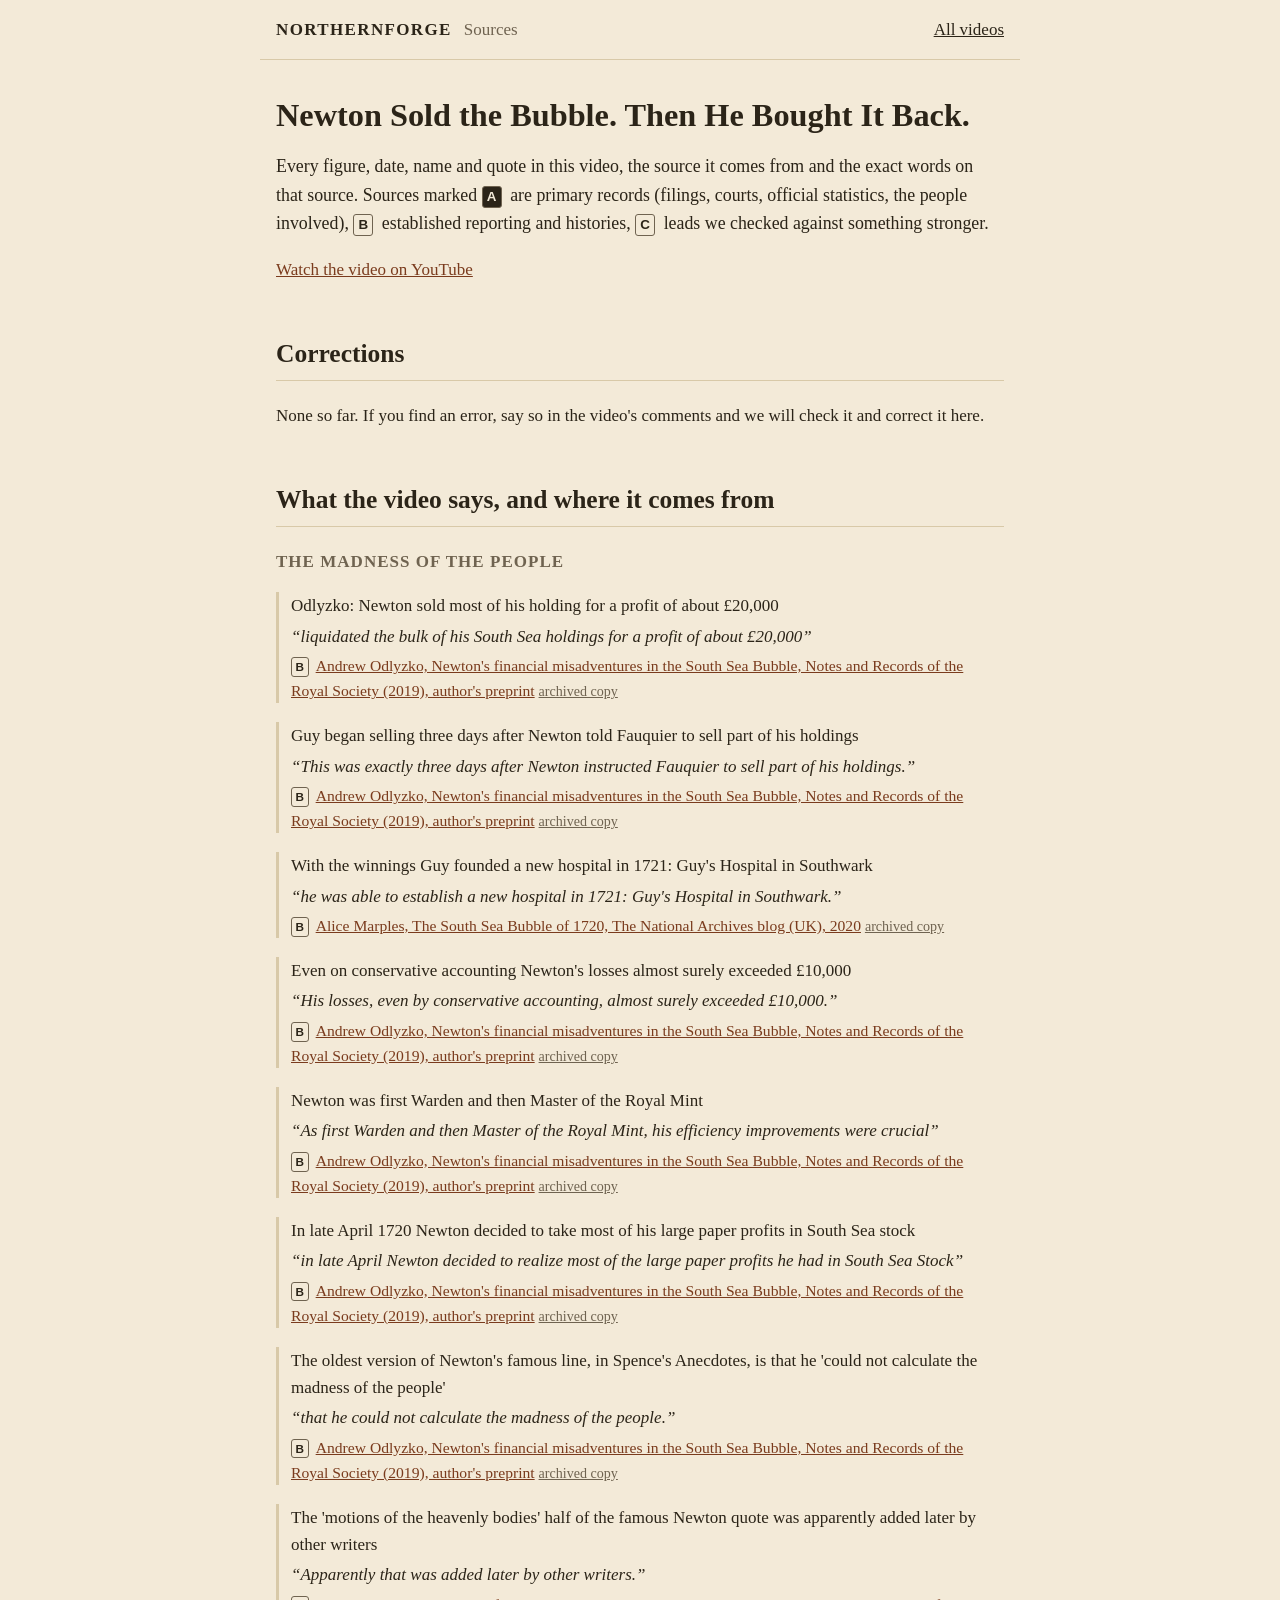
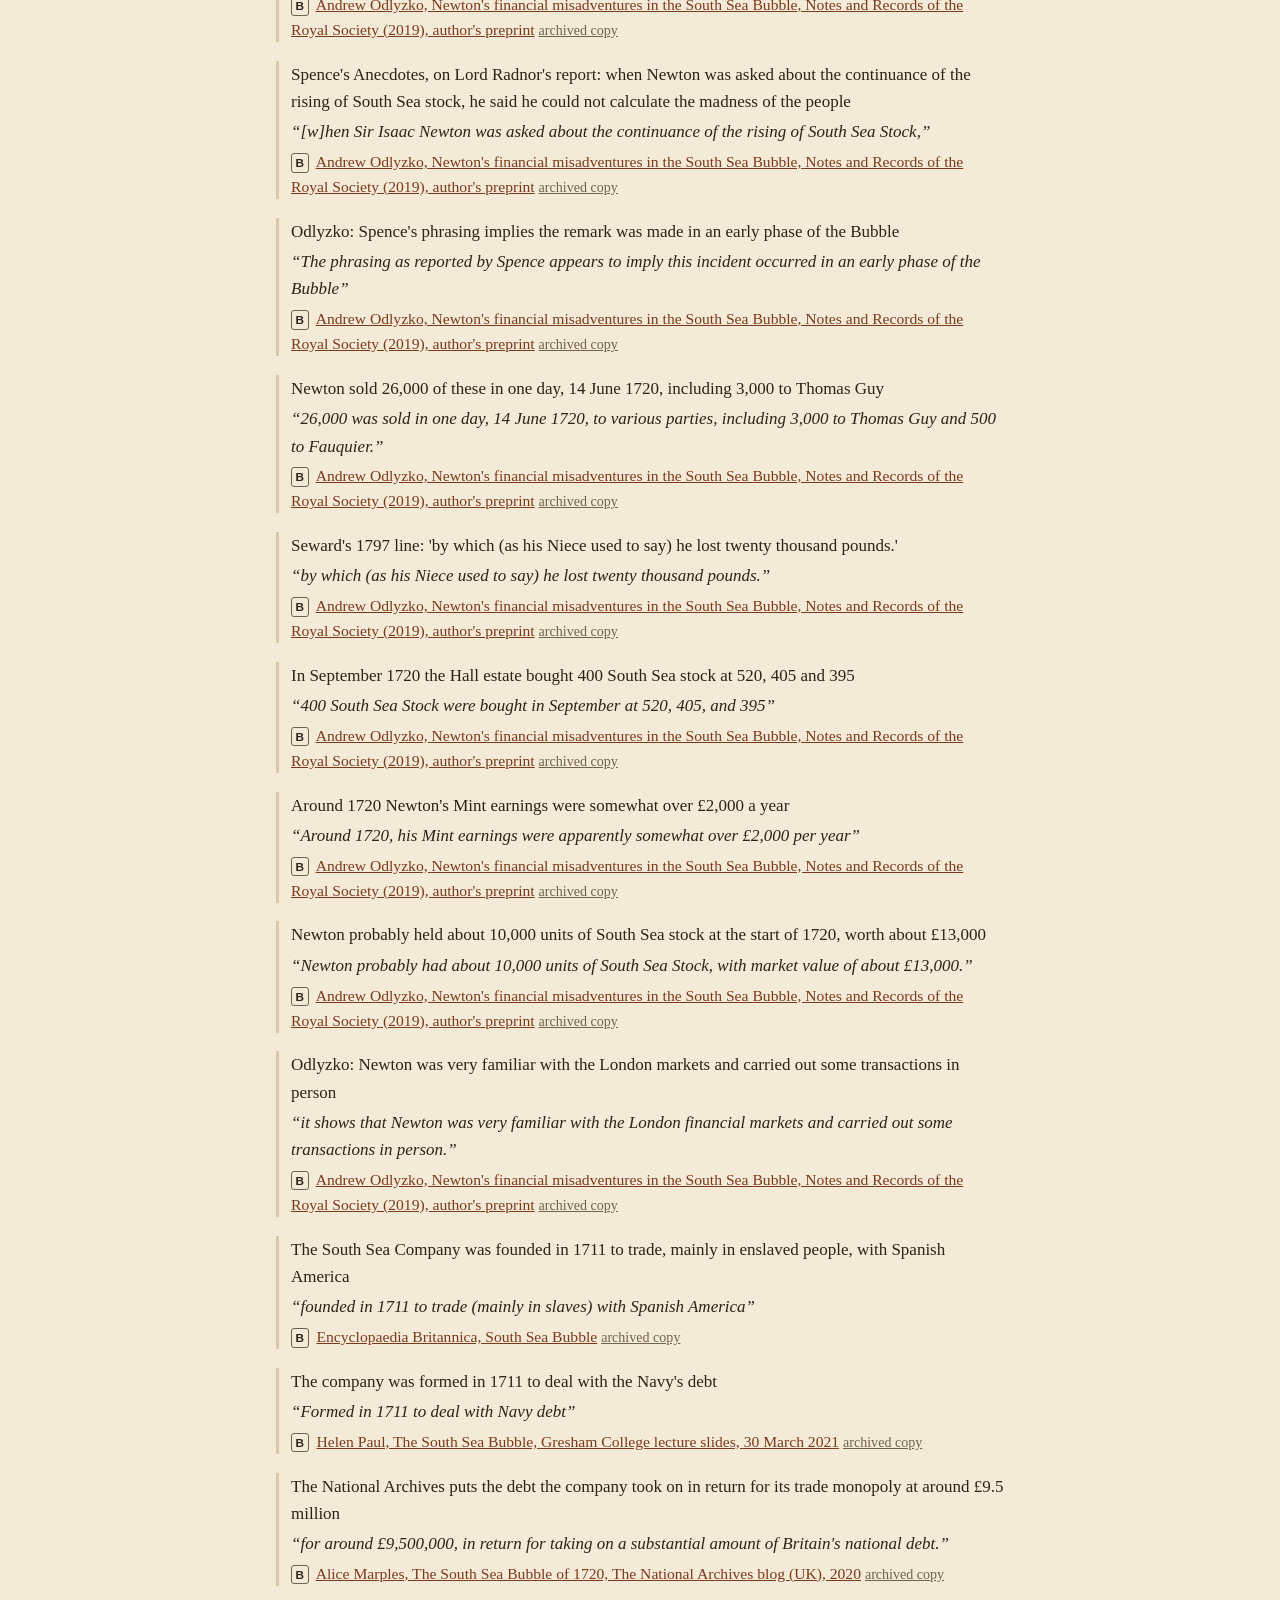
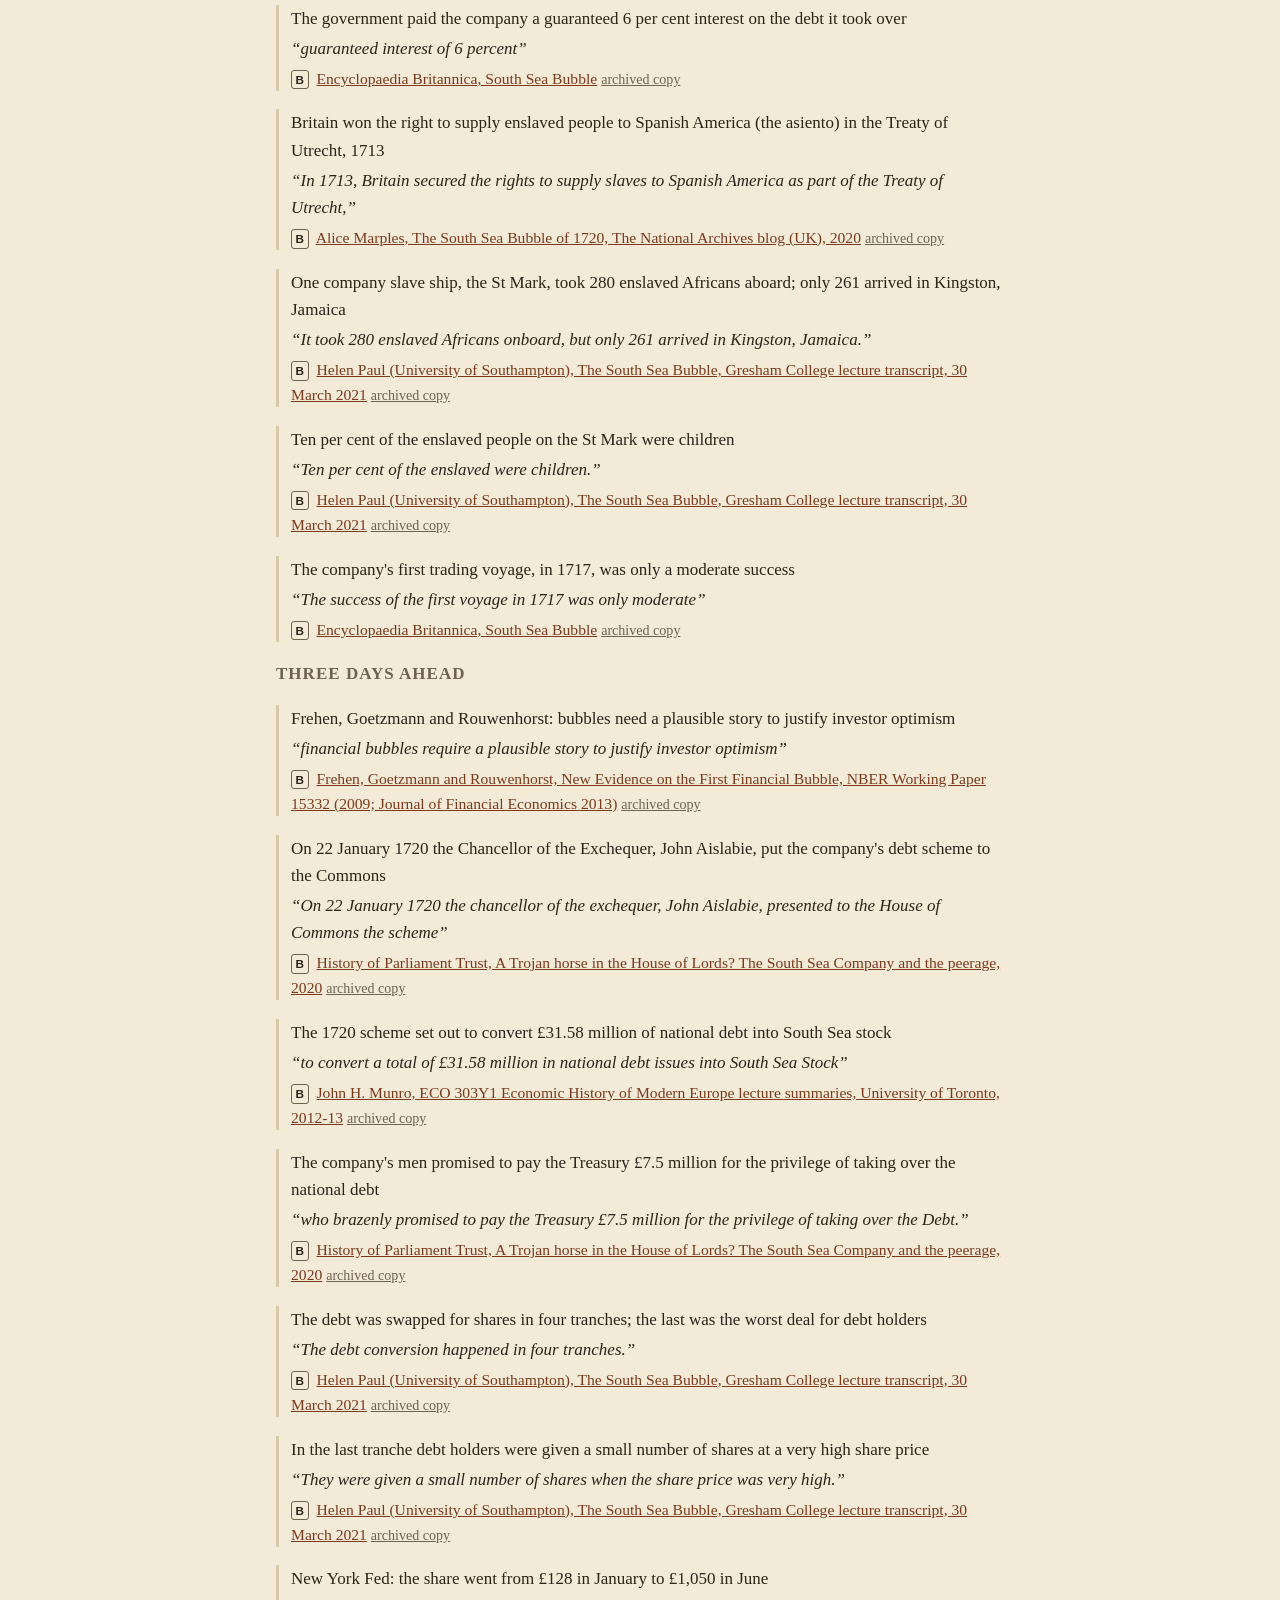
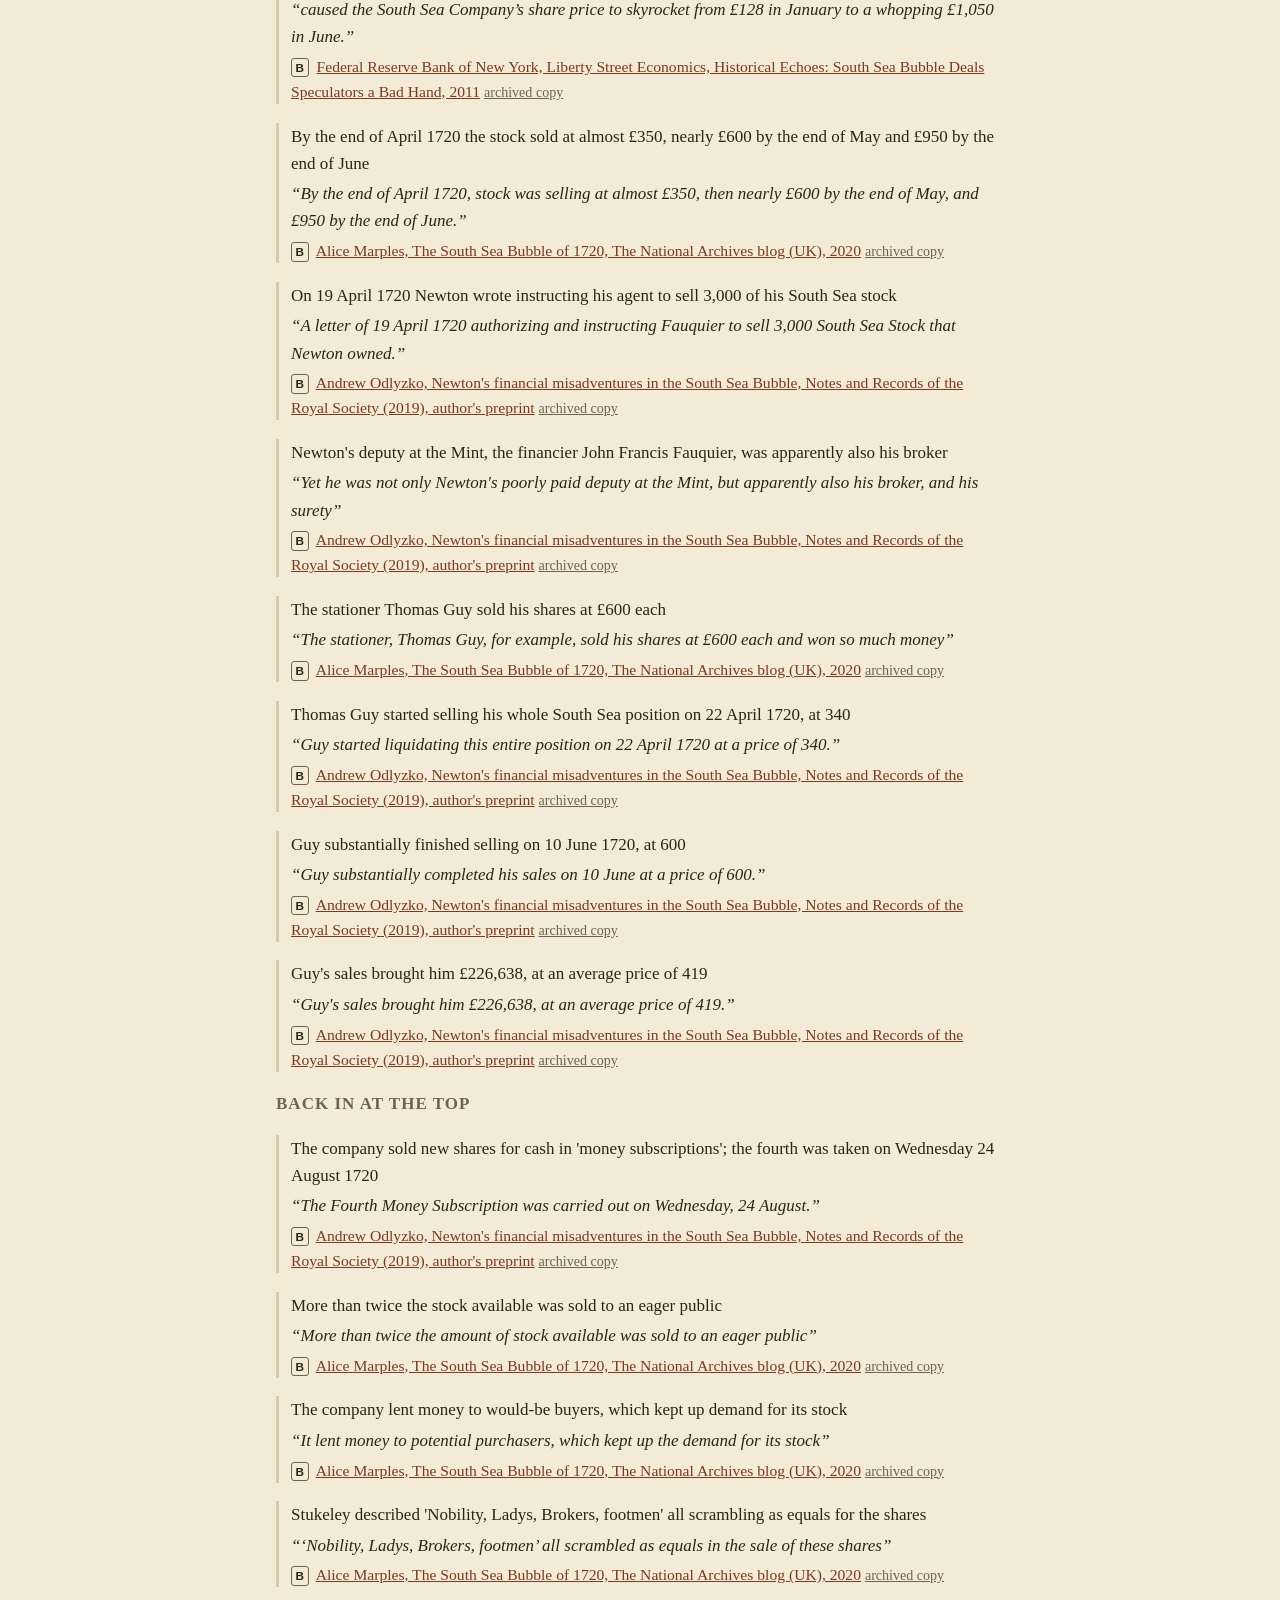
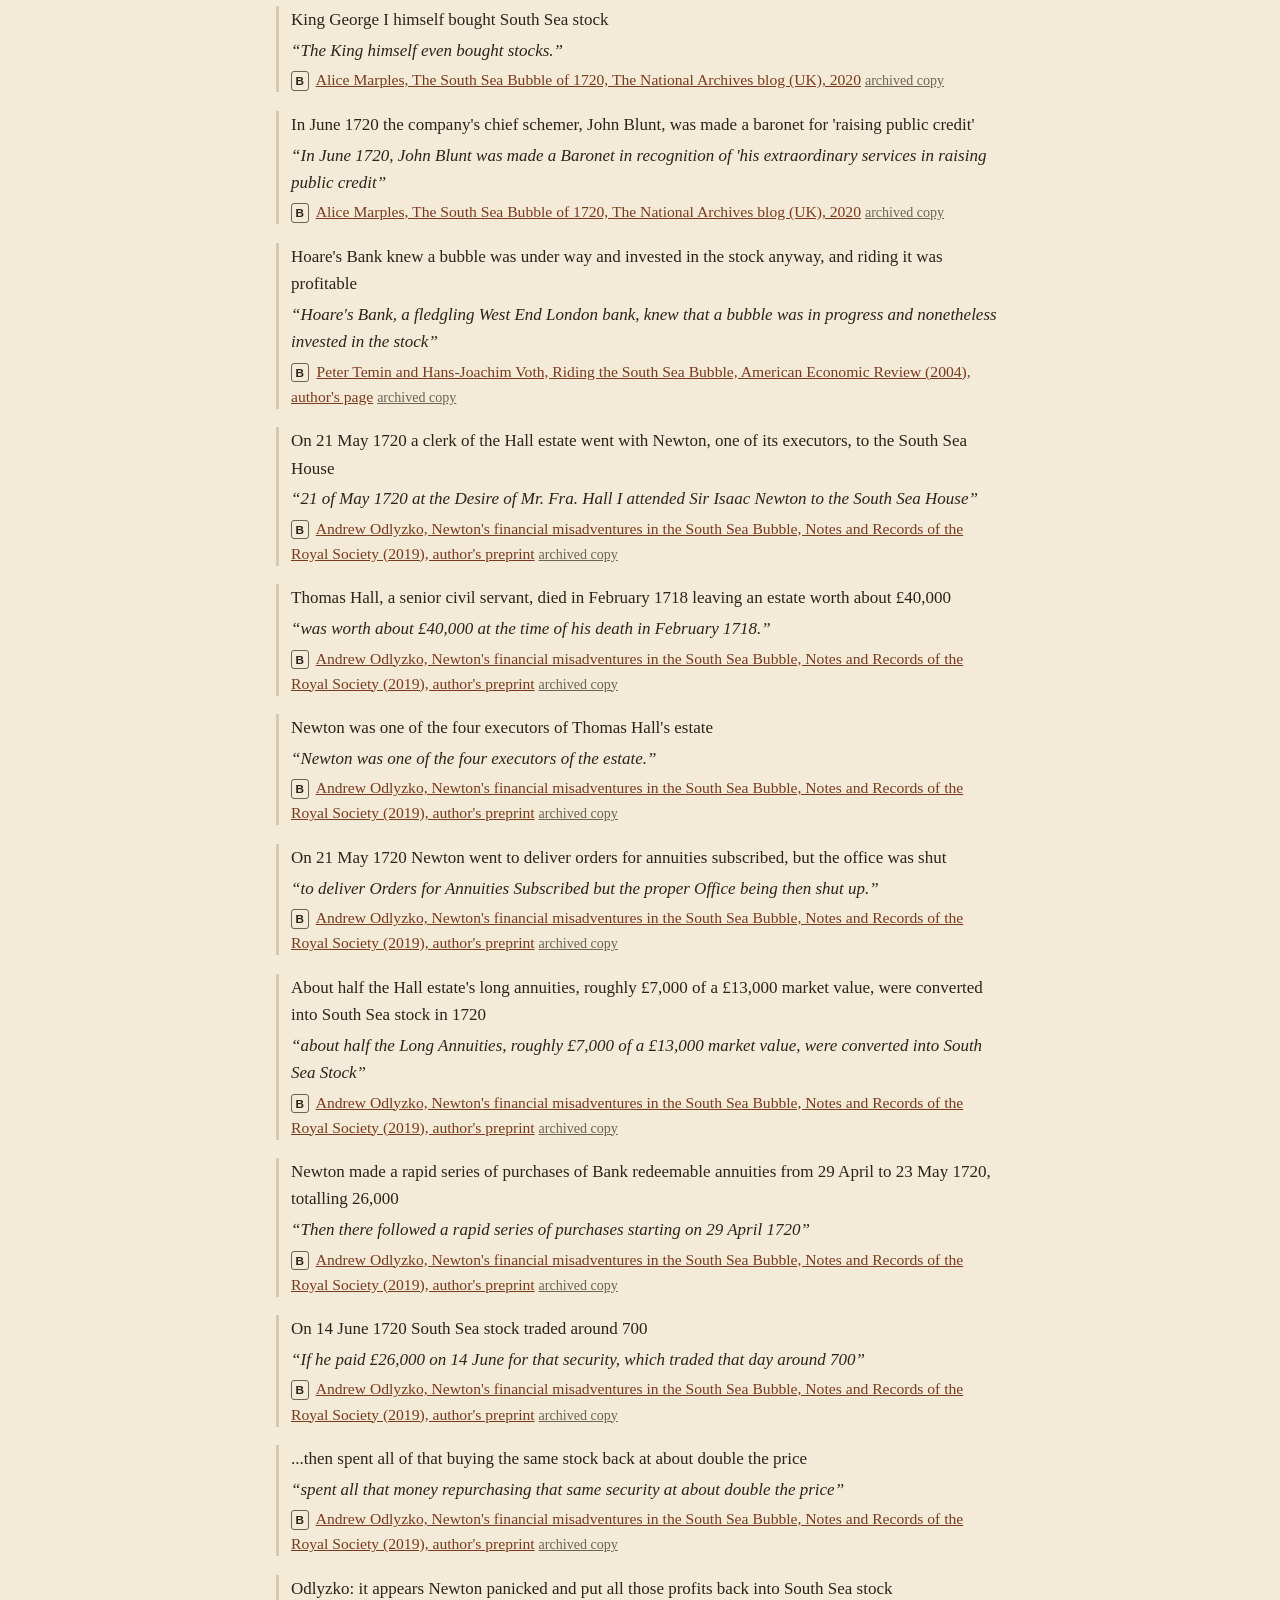
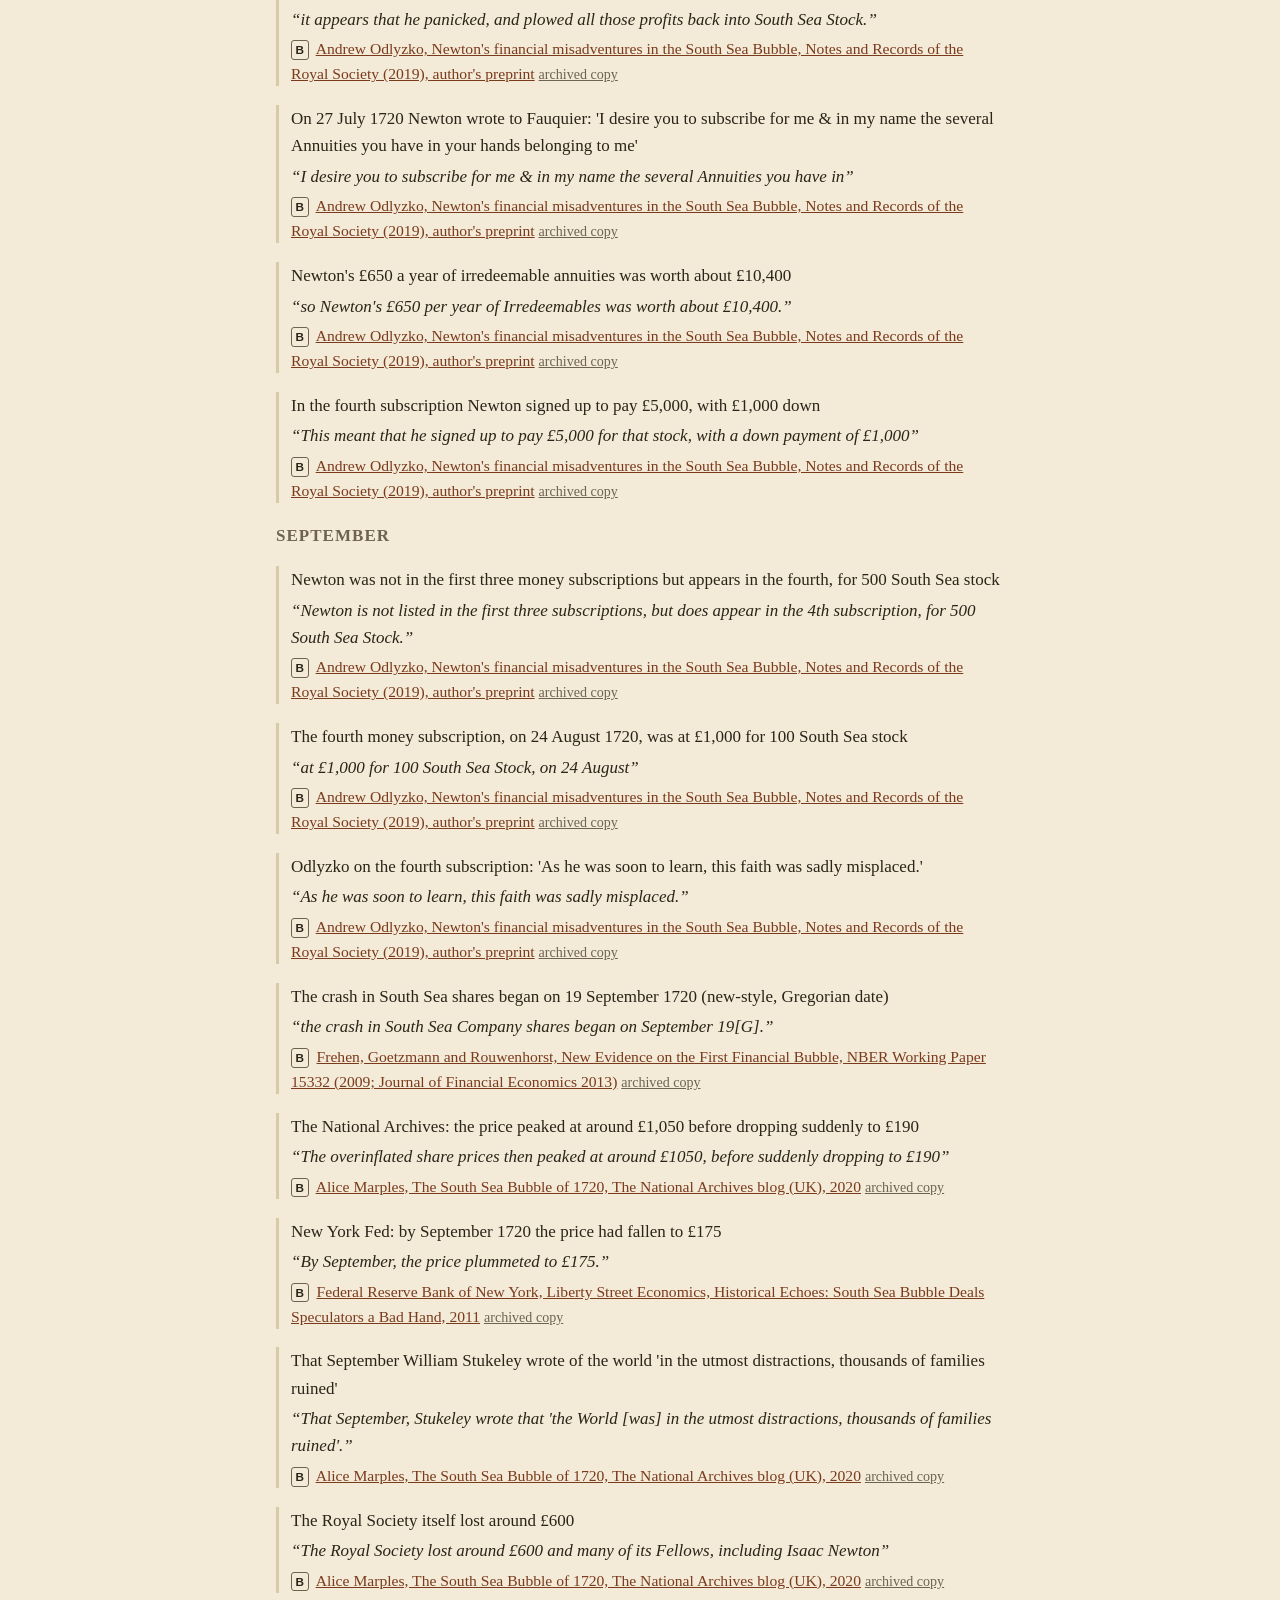
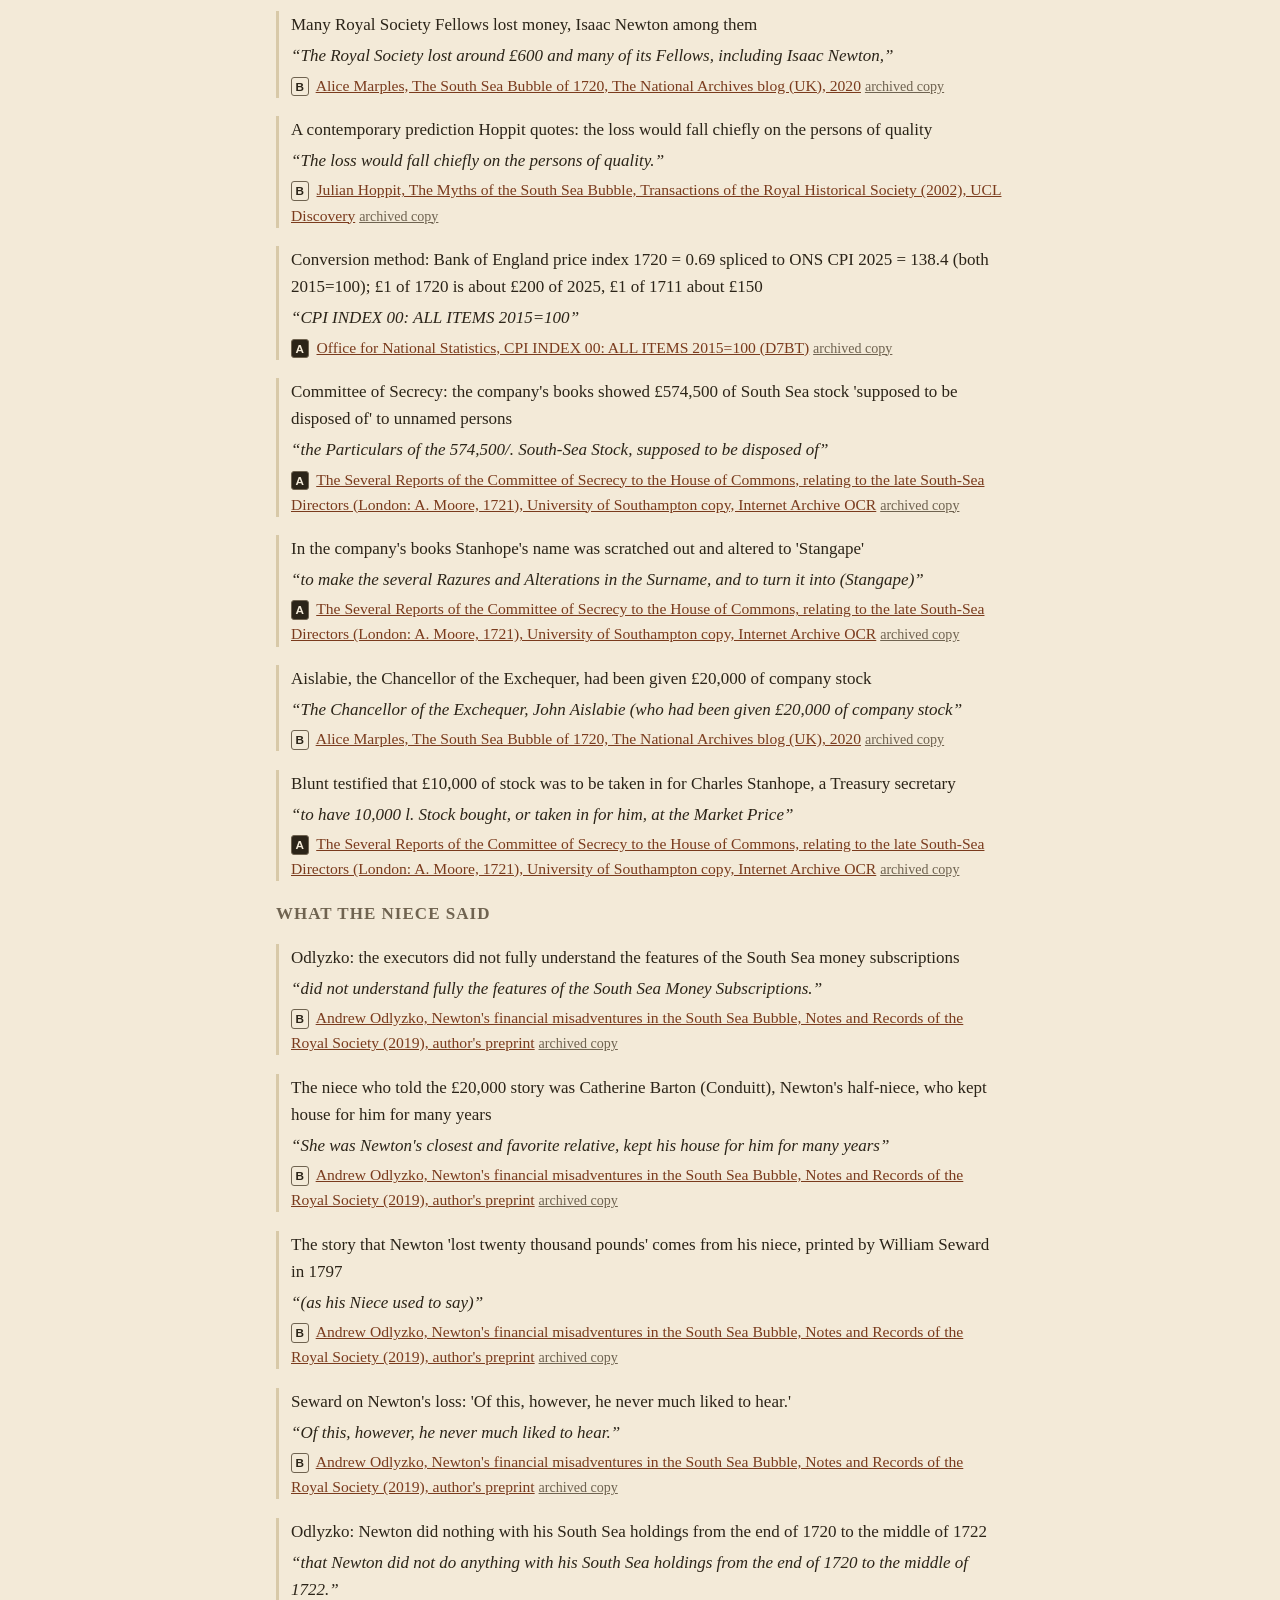
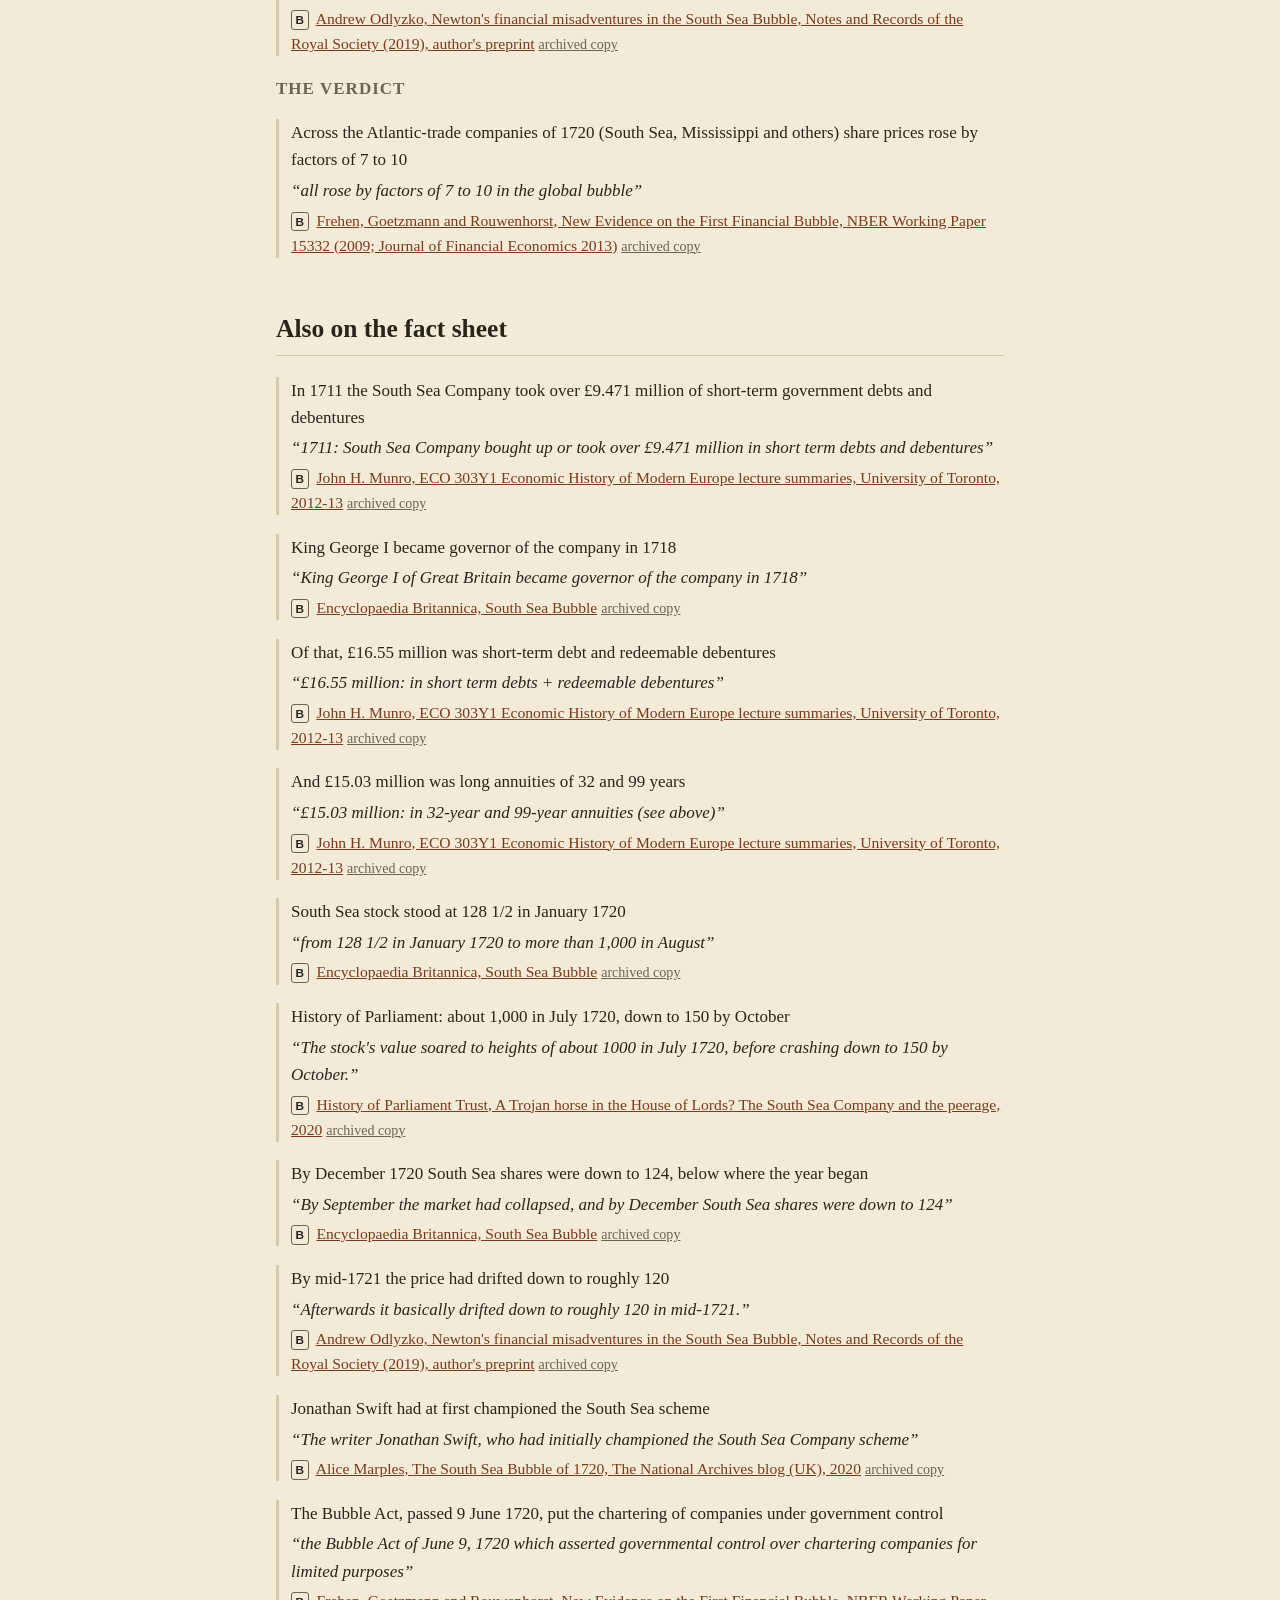
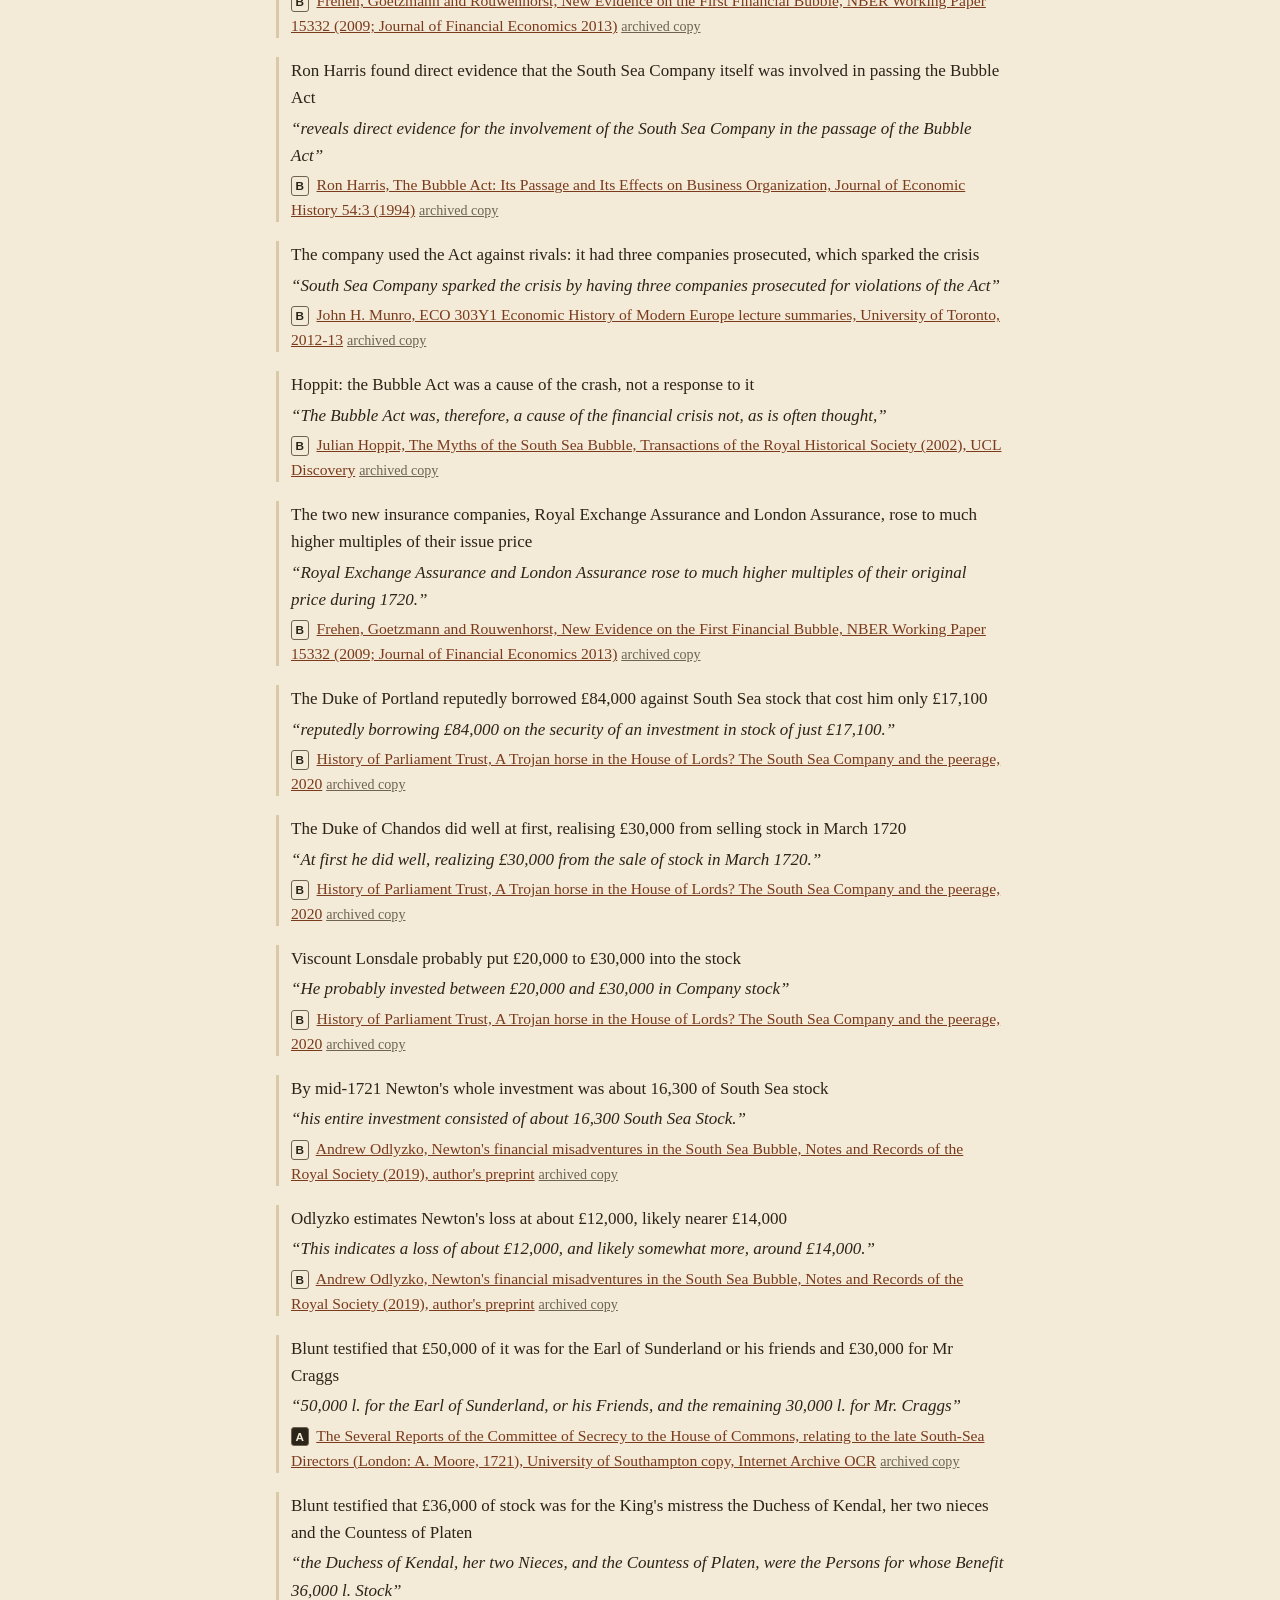
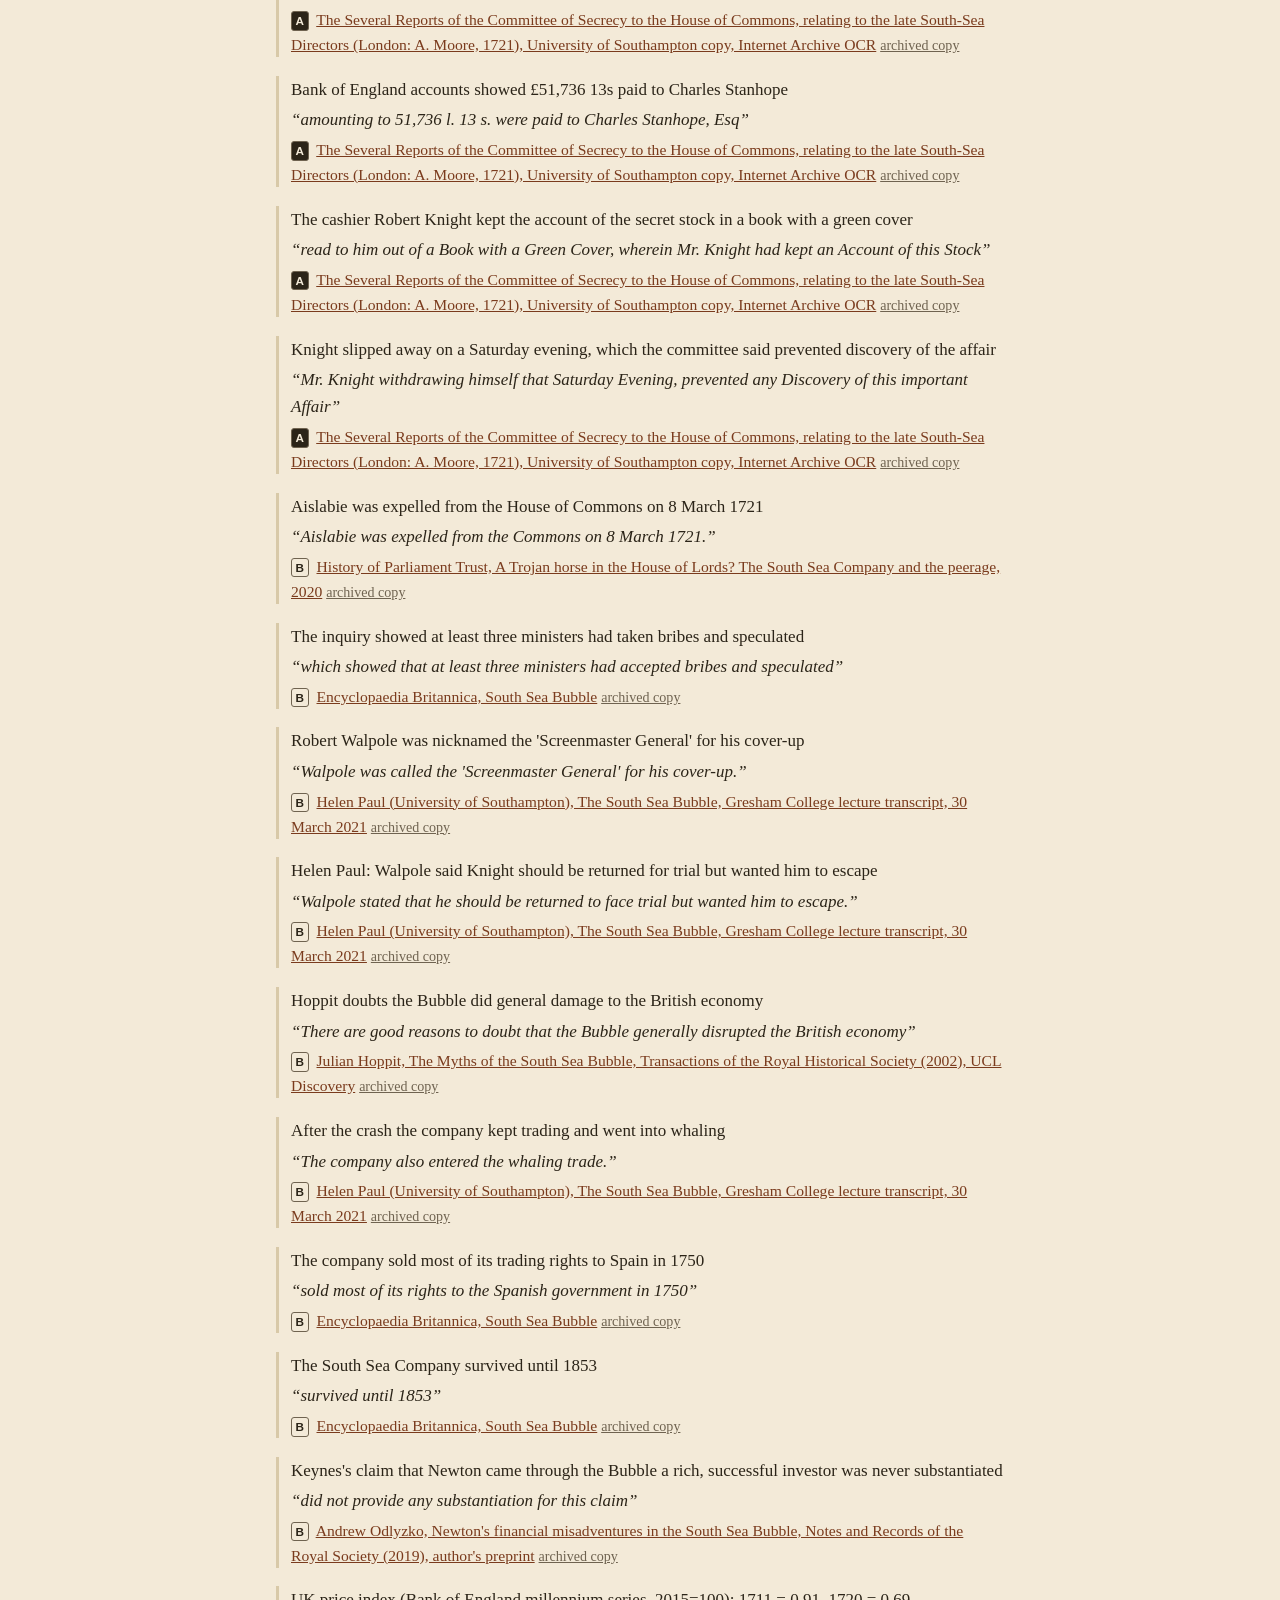
<file: sources/south-sea/index.html>
<!doctype html>
<html lang="en"><head><meta charset="utf-8"><meta name="viewport" content="width=device-width, initial-scale=1">
<title>Newton Sold the Bubble. Then He Bought It Back. · Sources · NorthernForge</title>
<link rel="stylesheet" href="../style.css"></head>
<body><header><a class="brand" href="../">NorthernForge</a> <span>Sources</span> <a href="../">All videos</a></header>
<main><h1>Newton Sold the Bubble. Then He Bought It Back.</h1>
<p class="lede">Every figure, date, name and quote in this video, the source it comes from and the exact words on that source. Sources marked <span class="tier tA" title="Primary record">A</span> are primary records (filings, courts, official statistics, the people involved), <span class="tier tB" title="Established reporting">B</span> established reporting and histories, <span class="tier tC" title="Lead only">C</span> leads we checked against something stronger.</p>
<p class="watch"><a href="https://youtu.be/PwQXZuLNmFg" rel="noopener">Watch the video on YouTube</a></p>
<h2 id="corrections">Corrections</h2>
<p>None so far. If you find an error, say so in the video's comments and we will check it and correct it here.</p>
<h2 id="video">What the video says, and where it comes from</h2>
<h3>The Madness of the People</h3>
<div class="fact" id="F48"><p>Odlyzko: Newton sold most of his holding for a profit of about £20,000</p><q>liquidated the bulk of his South Sea holdings for a profit of about £20,000</q><p class="src"><span class="tier tB" title="Established reporting">B</span> <a href="https://www-users.cse.umn.edu/~odlyzko/doc/mania13.pdf" rel="noopener">Andrew Odlyzko, Newton&#x27;s financial misadventures in the South Sea Bubble, Notes and Records of the Royal Society (2019), author&#x27;s preprint</a> <a class="arch" href="https://web.archive.org/web/https://www-users.cse.umn.edu/~odlyzko/doc/mania13.pdf" rel="noopener">archived copy</a></p></div>
<div class="fact" id="F84"><p>Guy began selling three days after Newton told Fauquier to sell part of his holdings</p><q>This was exactly three days after Newton instructed Fauquier to sell part of his holdings.</q><p class="src"><span class="tier tB" title="Established reporting">B</span> <a href="https://www-users.cse.umn.edu/~odlyzko/doc/mania13.pdf" rel="noopener">Andrew Odlyzko, Newton&#x27;s financial misadventures in the South Sea Bubble, Notes and Records of the Royal Society (2019), author&#x27;s preprint</a> <a class="arch" href="https://web.archive.org/web/https://www-users.cse.umn.edu/~odlyzko/doc/mania13.pdf" rel="noopener">archived copy</a></p></div>
<div class="fact" id="F41"><p>With the winnings Guy founded a new hospital in 1721: Guy&#x27;s Hospital in Southwark</p><q>he was able to establish a new hospital in 1721: Guy&#x27;s Hospital in Southwark.</q><p class="src"><span class="tier tB" title="Established reporting">B</span> <a href="https://blog.nationalarchives.gov.uk/the-south-sea-bubble-of-1720" rel="noopener">Alice Marples, The South Sea Bubble of 1720, The National Archives blog (UK), 2020</a> <a class="arch" href="https://web.archive.org/web/https://blog.nationalarchives.gov.uk/the-south-sea-bubble-of-1720" rel="noopener">archived copy</a></p></div>
<div class="fact" id="F52"><p>Even on conservative accounting Newton&#x27;s losses almost surely exceeded £10,000</p><q>His losses, even by conservative accounting, almost surely exceeded £10,000.</q><p class="src"><span class="tier tB" title="Established reporting">B</span> <a href="https://www-users.cse.umn.edu/~odlyzko/doc/mania13.pdf" rel="noopener">Andrew Odlyzko, Newton&#x27;s financial misadventures in the South Sea Bubble, Notes and Records of the Royal Society (2019), author&#x27;s preprint</a> <a class="arch" href="https://web.archive.org/web/https://www-users.cse.umn.edu/~odlyzko/doc/mania13.pdf" rel="noopener">archived copy</a></p></div>
<div class="fact" id="F77"><p>Newton was first Warden and then Master of the Royal Mint</p><q>As first Warden and then Master of the Royal Mint, his efficiency improvements were crucial</q><p class="src"><span class="tier tB" title="Established reporting">B</span> <a href="https://www-users.cse.umn.edu/~odlyzko/doc/mania13.pdf" rel="noopener">Andrew Odlyzko, Newton&#x27;s financial misadventures in the South Sea Bubble, Notes and Records of the Royal Society (2019), author&#x27;s preprint</a> <a class="arch" href="https://web.archive.org/web/https://www-users.cse.umn.edu/~odlyzko/doc/mania13.pdf" rel="noopener">archived copy</a></p></div>
<div class="fact" id="F87"><p>In late April 1720 Newton decided to take most of his large paper profits in South Sea stock</p><q>in late April Newton decided to realize most of the large paper profits he had in South Sea Stock</q><p class="src"><span class="tier tB" title="Established reporting">B</span> <a href="https://www-users.cse.umn.edu/~odlyzko/doc/mania13.pdf" rel="noopener">Andrew Odlyzko, Newton&#x27;s financial misadventures in the South Sea Bubble, Notes and Records of the Royal Society (2019), author&#x27;s preprint</a> <a class="arch" href="https://web.archive.org/web/https://www-users.cse.umn.edu/~odlyzko/doc/mania13.pdf" rel="noopener">archived copy</a></p></div>
<div class="fact" id="F53"><p>The oldest version of Newton&#x27;s famous line, in Spence&#x27;s Anecdotes, is that he &#x27;could not calculate the madness of the people&#x27;</p><q>that he could not calculate the madness of the people.</q><p class="src"><span class="tier tB" title="Established reporting">B</span> <a href="https://www-users.cse.umn.edu/~odlyzko/doc/mania13.pdf" rel="noopener">Andrew Odlyzko, Newton&#x27;s financial misadventures in the South Sea Bubble, Notes and Records of the Royal Society (2019), author&#x27;s preprint</a> <a class="arch" href="https://web.archive.org/web/https://www-users.cse.umn.edu/~odlyzko/doc/mania13.pdf" rel="noopener">archived copy</a></p></div>
<div class="fact" id="F54"><p>The &#x27;motions of the heavenly bodies&#x27; half of the famous Newton quote was apparently added later by other writers</p><q>Apparently that was added later by other writers.</q><p class="src"><span class="tier tB" title="Established reporting">B</span> <a href="https://www-users.cse.umn.edu/~odlyzko/doc/mania13.pdf" rel="noopener">Andrew Odlyzko, Newton&#x27;s financial misadventures in the South Sea Bubble, Notes and Records of the Royal Society (2019), author&#x27;s preprint</a> <a class="arch" href="https://web.archive.org/web/https://www-users.cse.umn.edu/~odlyzko/doc/mania13.pdf" rel="noopener">archived copy</a></p></div>
<div class="fact" id="F100"><p>Spence&#x27;s Anecdotes, on Lord Radnor&#x27;s report: when Newton was asked about the continuance of the rising of South Sea stock, he said he could not calculate the madness of the people</p><q>[w]hen Sir Isaac Newton was asked about the continuance of the rising of South Sea Stock,</q><p class="src"><span class="tier tB" title="Established reporting">B</span> <a href="https://www-users.cse.umn.edu/~odlyzko/doc/mania13.pdf" rel="noopener">Andrew Odlyzko, Newton&#x27;s financial misadventures in the South Sea Bubble, Notes and Records of the Royal Society (2019), author&#x27;s preprint</a> <a class="arch" href="https://web.archive.org/web/https://www-users.cse.umn.edu/~odlyzko/doc/mania13.pdf" rel="noopener">archived copy</a></p></div>
<div class="fact" id="F101"><p>Odlyzko: Spence&#x27;s phrasing implies the remark was made in an early phase of the Bubble</p><q>The phrasing as reported by Spence appears to imply this incident occurred in an early phase of the Bubble</q><p class="src"><span class="tier tB" title="Established reporting">B</span> <a href="https://www-users.cse.umn.edu/~odlyzko/doc/mania13.pdf" rel="noopener">Andrew Odlyzko, Newton&#x27;s financial misadventures in the South Sea Bubble, Notes and Records of the Royal Society (2019), author&#x27;s preprint</a> <a class="arch" href="https://web.archive.org/web/https://www-users.cse.umn.edu/~odlyzko/doc/mania13.pdf" rel="noopener">archived copy</a></p></div>
<div class="fact" id="F90"><p>Newton sold 26,000 of these in one day, 14 June 1720, including 3,000 to Thomas Guy</p><q>26,000 was sold in one day, 14 June 1720, to various parties, including 3,000 to Thomas Guy and 500 to Fauquier.</q><p class="src"><span class="tier tB" title="Established reporting">B</span> <a href="https://www-users.cse.umn.edu/~odlyzko/doc/mania13.pdf" rel="noopener">Andrew Odlyzko, Newton&#x27;s financial misadventures in the South Sea Bubble, Notes and Records of the Royal Society (2019), author&#x27;s preprint</a> <a class="arch" href="https://web.archive.org/web/https://www-users.cse.umn.edu/~odlyzko/doc/mania13.pdf" rel="noopener">archived copy</a></p></div>
<div class="fact" id="F103"><p>Seward&#x27;s 1797 line: &#x27;by which (as his Niece used to say) he lost twenty thousand pounds.&#x27;</p><q>by which (as his Niece used to say) he lost twenty thousand pounds.</q><p class="src"><span class="tier tB" title="Established reporting">B</span> <a href="https://www-users.cse.umn.edu/~odlyzko/doc/mania13.pdf" rel="noopener">Andrew Odlyzko, Newton&#x27;s financial misadventures in the South Sea Bubble, Notes and Records of the Royal Society (2019), author&#x27;s preprint</a> <a class="arch" href="https://web.archive.org/web/https://www-users.cse.umn.edu/~odlyzko/doc/mania13.pdf" rel="noopener">archived copy</a></p></div>
<div class="fact" id="F116"><p>In September 1720 the Hall estate bought 400 South Sea stock at 520, 405 and 395</p><q>400 South Sea Stock were bought in September at 520, 405, and 395</q><p class="src"><span class="tier tB" title="Established reporting">B</span> <a href="https://www-users.cse.umn.edu/~odlyzko/doc/mania13.pdf" rel="noopener">Andrew Odlyzko, Newton&#x27;s financial misadventures in the South Sea Bubble, Notes and Records of the Royal Society (2019), author&#x27;s preprint</a> <a class="arch" href="https://web.archive.org/web/https://www-users.cse.umn.edu/~odlyzko/doc/mania13.pdf" rel="noopener">archived copy</a></p></div>
<div class="fact" id="F78"><p>Around 1720 Newton&#x27;s Mint earnings were somewhat over £2,000 a year</p><q>Around 1720, his Mint earnings were apparently somewhat over £2,000 per year</q><p class="src"><span class="tier tB" title="Established reporting">B</span> <a href="https://www-users.cse.umn.edu/~odlyzko/doc/mania13.pdf" rel="noopener">Andrew Odlyzko, Newton&#x27;s financial misadventures in the South Sea Bubble, Notes and Records of the Royal Society (2019), author&#x27;s preprint</a> <a class="arch" href="https://web.archive.org/web/https://www-users.cse.umn.edu/~odlyzko/doc/mania13.pdf" rel="noopener">archived copy</a></p></div>
<div class="fact" id="F46"><p>Newton probably held about 10,000 units of South Sea stock at the start of 1720, worth about £13,000</p><q>Newton probably had about 10,000 units of South Sea Stock, with market value of about £13,000.</q><p class="src"><span class="tier tB" title="Established reporting">B</span> <a href="https://www-users.cse.umn.edu/~odlyzko/doc/mania13.pdf" rel="noopener">Andrew Odlyzko, Newton&#x27;s financial misadventures in the South Sea Bubble, Notes and Records of the Royal Society (2019), author&#x27;s preprint</a> <a class="arch" href="https://web.archive.org/web/https://www-users.cse.umn.edu/~odlyzko/doc/mania13.pdf" rel="noopener">archived copy</a></p></div>
<div class="fact" id="F82"><p>Odlyzko: Newton was very familiar with the London markets and carried out some transactions in person</p><q>it shows that Newton was very familiar with the London financial markets and carried out some transactions in person.</q><p class="src"><span class="tier tB" title="Established reporting">B</span> <a href="https://www-users.cse.umn.edu/~odlyzko/doc/mania13.pdf" rel="noopener">Andrew Odlyzko, Newton&#x27;s financial misadventures in the South Sea Bubble, Notes and Records of the Royal Society (2019), author&#x27;s preprint</a> <a class="arch" href="https://web.archive.org/web/https://www-users.cse.umn.edu/~odlyzko/doc/mania13.pdf" rel="noopener">archived copy</a></p></div>
<div class="fact" id="F1"><p>The South Sea Company was founded in 1711 to trade, mainly in enslaved people, with Spanish America</p><q>founded in 1711 to trade (mainly in slaves) with Spanish America</q><p class="src"><span class="tier tB" title="Established reporting">B</span> <a href="https://www.britannica.com/print/article/556389" rel="noopener">Encyclopaedia Britannica, South Sea Bubble</a> <a class="arch" href="https://web.archive.org/web/https://www.britannica.com/print/article/556389" rel="noopener">archived copy</a></p></div>
<div class="fact" id="F2"><p>The company was formed in 1711 to deal with the Navy&#x27;s debt</p><q>Formed in 1711 to deal with Navy debt</q><p class="src"><span class="tier tB" title="Established reporting">B</span> <a href="https://gresham.ac.uk/sites/default/files/2021-03-30-1300_PAUL_SouthSea-P.pdf" rel="noopener">Helen Paul, The South Sea Bubble, Gresham College lecture slides, 30 March 2021</a> <a class="arch" href="https://web.archive.org/web/https://gresham.ac.uk/sites/default/files/2021-03-30-1300_PAUL_SouthSea-P.pdf" rel="noopener">archived copy</a></p></div>
<div class="fact" id="F4"><p>The National Archives puts the debt the company took on in return for its trade monopoly at around £9.5 million</p><q>for around £9,500,000, in return for taking on a substantial amount of Britain&#x27;s national debt.</q><p class="src"><span class="tier tB" title="Established reporting">B</span> <a href="https://blog.nationalarchives.gov.uk/the-south-sea-bubble-of-1720" rel="noopener">Alice Marples, The South Sea Bubble of 1720, The National Archives blog (UK), 2020</a> <a class="arch" href="https://web.archive.org/web/https://blog.nationalarchives.gov.uk/the-south-sea-bubble-of-1720" rel="noopener">archived copy</a></p></div>
<div class="fact" id="F5"><p>The government paid the company a guaranteed 6 per cent interest on the debt it took over</p><q>guaranteed interest of 6 percent</q><p class="src"><span class="tier tB" title="Established reporting">B</span> <a href="https://www.britannica.com/print/article/556389" rel="noopener">Encyclopaedia Britannica, South Sea Bubble</a> <a class="arch" href="https://web.archive.org/web/https://www.britannica.com/print/article/556389" rel="noopener">archived copy</a></p></div>
<div class="fact" id="F6"><p>Britain won the right to supply enslaved people to Spanish America (the asiento) in the Treaty of Utrecht, 1713</p><q>In 1713, Britain secured the rights to supply slaves to Spanish America as part of the Treaty of Utrecht,</q><p class="src"><span class="tier tB" title="Established reporting">B</span> <a href="https://blog.nationalarchives.gov.uk/the-south-sea-bubble-of-1720" rel="noopener">Alice Marples, The South Sea Bubble of 1720, The National Archives blog (UK), 2020</a> <a class="arch" href="https://web.archive.org/web/https://blog.nationalarchives.gov.uk/the-south-sea-bubble-of-1720" rel="noopener">archived copy</a></p></div>
<div class="fact" id="F7"><p>One company slave ship, the St Mark, took 280 enslaved Africans aboard; only 261 arrived in Kingston, Jamaica</p><q>It took 280 enslaved Africans onboard, but only 261 arrived in Kingston, Jamaica.</q><p class="src"><span class="tier tB" title="Established reporting">B</span> <a href="https://gresham.ac.uk/sites/default/files/2021-03-30-1300_PAUL_SouthSea-T.pdf" rel="noopener">Helen Paul (University of Southampton), The South Sea Bubble, Gresham College lecture transcript, 30 March 2021</a> <a class="arch" href="https://web.archive.org/web/https://gresham.ac.uk/sites/default/files/2021-03-30-1300_PAUL_SouthSea-T.pdf" rel="noopener">archived copy</a></p></div>
<div class="fact" id="F8"><p>Ten per cent of the enslaved people on the St Mark were children</p><q>Ten per cent of the enslaved were children.</q><p class="src"><span class="tier tB" title="Established reporting">B</span> <a href="https://gresham.ac.uk/sites/default/files/2021-03-30-1300_PAUL_SouthSea-T.pdf" rel="noopener">Helen Paul (University of Southampton), The South Sea Bubble, Gresham College lecture transcript, 30 March 2021</a> <a class="arch" href="https://web.archive.org/web/https://gresham.ac.uk/sites/default/files/2021-03-30-1300_PAUL_SouthSea-T.pdf" rel="noopener">archived copy</a></p></div>
<div class="fact" id="F9"><p>The company&#x27;s first trading voyage, in 1717, was only a moderate success</p><q>The success of the first voyage in 1717 was only moderate</q><p class="src"><span class="tier tB" title="Established reporting">B</span> <a href="https://www.britannica.com/print/article/556389" rel="noopener">Encyclopaedia Britannica, South Sea Bubble</a> <a class="arch" href="https://web.archive.org/web/https://www.britannica.com/print/article/556389" rel="noopener">archived copy</a></p></div>
<h3>Three Days Ahead</h3>
<div class="fact" id="F37"><p>Frehen, Goetzmann and Rouwenhorst: bubbles need a plausible story to justify investor optimism</p><q>financial bubbles require a plausible story to justify investor optimism</q><p class="src"><span class="tier tB" title="Established reporting">B</span> <a href="https://nber.org/system/files/working_papers/w15332/w15332.pdf" rel="noopener">Frehen, Goetzmann and Rouwenhorst, New Evidence on the First Financial Bubble, NBER Working Paper 15332 (2009; Journal of Financial Economics 2013)</a> <a class="arch" href="https://web.archive.org/web/https://nber.org/system/files/working_papers/w15332/w15332.pdf" rel="noopener">archived copy</a></p></div>
<div class="fact" id="F11"><p>On 22 January 1720 the Chancellor of the Exchequer, John Aislabie, put the company&#x27;s debt scheme to the Commons</p><q>On 22 January 1720 the chancellor of the exchequer, John Aislabie, presented to the House of Commons the scheme</q><p class="src"><span class="tier tB" title="Established reporting">B</span> <a href="https://historyofparliament.com/2020/01/09/south-sea-company-and-peerage/" rel="noopener">History of Parliament Trust, A Trojan horse in the House of Lords? The South Sea Company and the peerage, 2020</a> <a class="arch" href="https://web.archive.org/web/https://historyofparliament.com/2020/01/09/south-sea-company-and-peerage/" rel="noopener">archived copy</a></p></div>
<div class="fact" id="F13"><p>The 1720 scheme set out to convert £31.58 million of national debt into South Sea stock</p><q>to convert a total of £31.58 million in national debt issues into South Sea Stock</q><p class="src"><span class="tier tB" title="Established reporting">B</span> <a href="https://www.economics.utoronto.ca/munro5/LectureSummary08.pdf" rel="noopener">John H. Munro, ECO 303Y1 Economic History of Modern Europe lecture summaries, University of Toronto, 2012-13</a> <a class="arch" href="https://web.archive.org/web/https://www.economics.utoronto.ca/munro5/LectureSummary08.pdf" rel="noopener">archived copy</a></p></div>
<div class="fact" id="F12"><p>The company&#x27;s men promised to pay the Treasury £7.5 million for the privilege of taking over the national debt</p><q>who brazenly promised to pay the Treasury £7.5 million for the privilege of taking over the Debt.</q><p class="src"><span class="tier tB" title="Established reporting">B</span> <a href="https://historyofparliament.com/2020/01/09/south-sea-company-and-peerage/" rel="noopener">History of Parliament Trust, A Trojan horse in the House of Lords? The South Sea Company and the peerage, 2020</a> <a class="arch" href="https://web.archive.org/web/https://historyofparliament.com/2020/01/09/south-sea-company-and-peerage/" rel="noopener">archived copy</a></p></div>
<div class="fact" id="F16"><p>The debt was swapped for shares in four tranches; the last was the worst deal for debt holders</p><q>The debt conversion happened in four tranches.</q><p class="src"><span class="tier tB" title="Established reporting">B</span> <a href="https://gresham.ac.uk/sites/default/files/2021-03-30-1300_PAUL_SouthSea-T.pdf" rel="noopener">Helen Paul (University of Southampton), The South Sea Bubble, Gresham College lecture transcript, 30 March 2021</a> <a class="arch" href="https://web.archive.org/web/https://gresham.ac.uk/sites/default/files/2021-03-30-1300_PAUL_SouthSea-T.pdf" rel="noopener">archived copy</a></p></div>
<div class="fact" id="F17"><p>In the last tranche debt holders were given a small number of shares at a very high share price</p><q>They were given a small number of shares when the share price was very high.</q><p class="src"><span class="tier tB" title="Established reporting">B</span> <a href="https://gresham.ac.uk/sites/default/files/2021-03-30-1300_PAUL_SouthSea-T.pdf" rel="noopener">Helen Paul (University of Southampton), The South Sea Bubble, Gresham College lecture transcript, 30 March 2021</a> <a class="arch" href="https://web.archive.org/web/https://gresham.ac.uk/sites/default/files/2021-03-30-1300_PAUL_SouthSea-T.pdf" rel="noopener">archived copy</a></p></div>
<div class="fact" id="F21"><p>New York Fed: the share went from £128 in January to £1,050 in June</p><q>caused the South Sea Company’s share price to skyrocket from £128 in January to a whopping £1,050 in June.</q><p class="src"><span class="tier tB" title="Established reporting">B</span> <a href="https://libertystreeteconomics.newyorkfed.org/2011/07/historical-echoes-south-sea-bubble-deals-speculators-a-bad-hand" rel="noopener">Federal Reserve Bank of New York, Liberty Street Economics, Historical Echoes: South Sea Bubble Deals Speculators a Bad Hand, 2011</a> <a class="arch" href="https://web.archive.org/web/https://libertystreeteconomics.newyorkfed.org/2011/07/historical-echoes-south-sea-bubble-deals-speculators-a-bad-hand" rel="noopener">archived copy</a></p></div>
<div class="fact" id="F19"><p>By the end of April 1720 the stock sold at almost £350, nearly £600 by the end of May and £950 by the end of June</p><q>By the end of April 1720, stock was selling at almost £350, then nearly £600 by the end of May, and £950 by the end of June.</q><p class="src"><span class="tier tB" title="Established reporting">B</span> <a href="https://blog.nationalarchives.gov.uk/the-south-sea-bubble-of-1720" rel="noopener">Alice Marples, The South Sea Bubble of 1720, The National Archives blog (UK), 2020</a> <a class="arch" href="https://web.archive.org/web/https://blog.nationalarchives.gov.uk/the-south-sea-bubble-of-1720" rel="noopener">archived copy</a></p></div>
<div class="fact" id="F47"><p>On 19 April 1720 Newton wrote instructing his agent to sell 3,000 of his South Sea stock</p><q>A letter of 19 April 1720 authorizing and instructing Fauquier to sell 3,000 South Sea Stock that Newton owned.</q><p class="src"><span class="tier tB" title="Established reporting">B</span> <a href="https://www-users.cse.umn.edu/~odlyzko/doc/mania13.pdf" rel="noopener">Andrew Odlyzko, Newton&#x27;s financial misadventures in the South Sea Bubble, Notes and Records of the Royal Society (2019), author&#x27;s preprint</a> <a class="arch" href="https://web.archive.org/web/https://www-users.cse.umn.edu/~odlyzko/doc/mania13.pdf" rel="noopener">archived copy</a></p></div>
<div class="fact" id="F80"><p>Newton&#x27;s deputy at the Mint, the financier John Francis Fauquier, was apparently also his broker</p><q>Yet he was not only Newton&#x27;s poorly paid deputy at the Mint, but apparently also his broker, and his surety</q><p class="src"><span class="tier tB" title="Established reporting">B</span> <a href="https://www-users.cse.umn.edu/~odlyzko/doc/mania13.pdf" rel="noopener">Andrew Odlyzko, Newton&#x27;s financial misadventures in the South Sea Bubble, Notes and Records of the Royal Society (2019), author&#x27;s preprint</a> <a class="arch" href="https://web.archive.org/web/https://www-users.cse.umn.edu/~odlyzko/doc/mania13.pdf" rel="noopener">archived copy</a></p></div>
<div class="fact" id="F40"><p>The stationer Thomas Guy sold his shares at £600 each</p><q>The stationer, Thomas Guy, for example, sold his shares at £600 each and won so much money</q><p class="src"><span class="tier tB" title="Established reporting">B</span> <a href="https://blog.nationalarchives.gov.uk/the-south-sea-bubble-of-1720" rel="noopener">Alice Marples, The South Sea Bubble of 1720, The National Archives blog (UK), 2020</a> <a class="arch" href="https://web.archive.org/web/https://blog.nationalarchives.gov.uk/the-south-sea-bubble-of-1720" rel="noopener">archived copy</a></p></div>
<div class="fact" id="F83"><p>Thomas Guy started selling his whole South Sea position on 22 April 1720, at 340</p><q>Guy started liquidating this entire position on 22 April 1720 at a price of 340.</q><p class="src"><span class="tier tB" title="Established reporting">B</span> <a href="https://www-users.cse.umn.edu/~odlyzko/doc/mania13.pdf" rel="noopener">Andrew Odlyzko, Newton&#x27;s financial misadventures in the South Sea Bubble, Notes and Records of the Royal Society (2019), author&#x27;s preprint</a> <a class="arch" href="https://web.archive.org/web/https://www-users.cse.umn.edu/~odlyzko/doc/mania13.pdf" rel="noopener">archived copy</a></p></div>
<div class="fact" id="F85"><p>Guy substantially finished selling on 10 June 1720, at 600</p><q>Guy substantially completed his sales on 10 June at a price of 600.</q><p class="src"><span class="tier tB" title="Established reporting">B</span> <a href="https://www-users.cse.umn.edu/~odlyzko/doc/mania13.pdf" rel="noopener">Andrew Odlyzko, Newton&#x27;s financial misadventures in the South Sea Bubble, Notes and Records of the Royal Society (2019), author&#x27;s preprint</a> <a class="arch" href="https://web.archive.org/web/https://www-users.cse.umn.edu/~odlyzko/doc/mania13.pdf" rel="noopener">archived copy</a></p></div>
<div class="fact" id="F86"><p>Guy&#x27;s sales brought him £226,638, at an average price of 419</p><q>Guy&#x27;s sales brought him £226,638, at an average price of 419.</q><p class="src"><span class="tier tB" title="Established reporting">B</span> <a href="https://www-users.cse.umn.edu/~odlyzko/doc/mania13.pdf" rel="noopener">Andrew Odlyzko, Newton&#x27;s financial misadventures in the South Sea Bubble, Notes and Records of the Royal Society (2019), author&#x27;s preprint</a> <a class="arch" href="https://web.archive.org/web/https://www-users.cse.umn.edu/~odlyzko/doc/mania13.pdf" rel="noopener">archived copy</a></p></div>
<h3>Back In at the Top</h3>
<div class="fact" id="F27"><p>The company sold new shares for cash in &#x27;money subscriptions&#x27;; the fourth was taken on Wednesday 24 August 1720</p><q>The Fourth Money Subscription was carried out on Wednesday, 24 August.</q><p class="src"><span class="tier tB" title="Established reporting">B</span> <a href="https://www-users.cse.umn.edu/~odlyzko/doc/mania13.pdf" rel="noopener">Andrew Odlyzko, Newton&#x27;s financial misadventures in the South Sea Bubble, Notes and Records of the Royal Society (2019), author&#x27;s preprint</a> <a class="arch" href="https://web.archive.org/web/https://www-users.cse.umn.edu/~odlyzko/doc/mania13.pdf" rel="noopener">archived copy</a></p></div>
<div class="fact" id="F108"><p>More than twice the stock available was sold to an eager public</p><q>More than twice the amount of stock available was sold to an eager public</q><p class="src"><span class="tier tB" title="Established reporting">B</span> <a href="https://blog.nationalarchives.gov.uk/the-south-sea-bubble-of-1720/" rel="noopener">Alice Marples, The South Sea Bubble of 1720, The National Archives blog (UK), 2020</a> <a class="arch" href="https://web.archive.org/web/https://blog.nationalarchives.gov.uk/the-south-sea-bubble-of-1720/" rel="noopener">archived copy</a></p></div>
<div class="fact" id="F109"><p>The company lent money to would-be buyers, which kept up demand for its stock</p><q>It lent money to potential purchasers, which kept up the demand for its stock</q><p class="src"><span class="tier tB" title="Established reporting">B</span> <a href="https://blog.nationalarchives.gov.uk/the-south-sea-bubble-of-1720/" rel="noopener">Alice Marples, The South Sea Bubble of 1720, The National Archives blog (UK), 2020</a> <a class="arch" href="https://web.archive.org/web/https://blog.nationalarchives.gov.uk/the-south-sea-bubble-of-1720/" rel="noopener">archived copy</a></p></div>
<div class="fact" id="F107"><p>Stukeley described &#x27;Nobility, Ladys, Brokers, footmen&#x27; all scrambling as equals for the shares</p><q>‘Nobility, Ladys, Brokers, footmen’ all scrambled as equals in the sale of these shares</q><p class="src"><span class="tier tB" title="Established reporting">B</span> <a href="https://blog.nationalarchives.gov.uk/the-south-sea-bubble-of-1720/" rel="noopener">Alice Marples, The South Sea Bubble of 1720, The National Archives blog (UK), 2020</a> <a class="arch" href="https://web.archive.org/web/https://blog.nationalarchives.gov.uk/the-south-sea-bubble-of-1720/" rel="noopener">archived copy</a></p></div>
<div class="fact" id="F29"><p>King George I himself bought South Sea stock</p><q>The King himself even bought stocks.</q><p class="src"><span class="tier tB" title="Established reporting">B</span> <a href="https://blog.nationalarchives.gov.uk/the-south-sea-bubble-of-1720" rel="noopener">Alice Marples, The South Sea Bubble of 1720, The National Archives blog (UK), 2020</a> <a class="arch" href="https://web.archive.org/web/https://blog.nationalarchives.gov.uk/the-south-sea-bubble-of-1720" rel="noopener">archived copy</a></p></div>
<div class="fact" id="F28"><p>In June 1720 the company&#x27;s chief schemer, John Blunt, was made a baronet for &#x27;raising public credit&#x27;</p><q>In June 1720, John Blunt was made a Baronet in recognition of &#x27;his extraordinary services in raising public credit</q><p class="src"><span class="tier tB" title="Established reporting">B</span> <a href="https://blog.nationalarchives.gov.uk/the-south-sea-bubble-of-1720" rel="noopener">Alice Marples, The South Sea Bubble of 1720, The National Archives blog (UK), 2020</a> <a class="arch" href="https://web.archive.org/web/https://blog.nationalarchives.gov.uk/the-south-sea-bubble-of-1720" rel="noopener">archived copy</a></p></div>
<div class="fact" id="F42"><p>Hoare&#x27;s Bank knew a bubble was under way and invested in the stock anyway, and riding it was profitable</p><q>Hoare&#x27;s Bank, a fledgling West End London bank, knew that a bubble was in progress and nonetheless invested in the stock</q><p class="src"><span class="tier tB" title="Established reporting">B</span> <a href="https://www.jvoth.com/papers/riding-the-south-sea-bubble.html" rel="noopener">Peter Temin and Hans-Joachim Voth, Riding the South Sea Bubble, American Economic Review (2004), author&#x27;s page</a> <a class="arch" href="https://web.archive.org/web/https://www.jvoth.com/papers/riding-the-south-sea-bubble.html" rel="noopener">archived copy</a></p></div>
<div class="fact" id="F81"><p>On 21 May 1720 a clerk of the Hall estate went with Newton, one of its executors, to the South Sea House</p><q>21 of May 1720 at the Desire of Mr. Fra. Hall I attended Sir Isaac Newton to the South Sea House</q><p class="src"><span class="tier tB" title="Established reporting">B</span> <a href="https://www-users.cse.umn.edu/~odlyzko/doc/mania13.pdf" rel="noopener">Andrew Odlyzko, Newton&#x27;s financial misadventures in the South Sea Bubble, Notes and Records of the Royal Society (2019), author&#x27;s preprint</a> <a class="arch" href="https://web.archive.org/web/https://www-users.cse.umn.edu/~odlyzko/doc/mania13.pdf" rel="noopener">archived copy</a></p></div>
<div class="fact" id="F112"><p>Thomas Hall, a senior civil servant, died in February 1718 leaving an estate worth about £40,000</p><q>was worth about £40,000 at the time of his death in February 1718.</q><p class="src"><span class="tier tB" title="Established reporting">B</span> <a href="https://www-users.cse.umn.edu/~odlyzko/doc/mania13.pdf" rel="noopener">Andrew Odlyzko, Newton&#x27;s financial misadventures in the South Sea Bubble, Notes and Records of the Royal Society (2019), author&#x27;s preprint</a> <a class="arch" href="https://web.archive.org/web/https://www-users.cse.umn.edu/~odlyzko/doc/mania13.pdf" rel="noopener">archived copy</a></p></div>
<div class="fact" id="F113"><p>Newton was one of the four executors of Thomas Hall&#x27;s estate</p><q>Newton was one of the four executors of the estate.</q><p class="src"><span class="tier tB" title="Established reporting">B</span> <a href="https://www-users.cse.umn.edu/~odlyzko/doc/mania13.pdf" rel="noopener">Andrew Odlyzko, Newton&#x27;s financial misadventures in the South Sea Bubble, Notes and Records of the Royal Society (2019), author&#x27;s preprint</a> <a class="arch" href="https://web.archive.org/web/https://www-users.cse.umn.edu/~odlyzko/doc/mania13.pdf" rel="noopener">archived copy</a></p></div>
<div class="fact" id="F114"><p>On 21 May 1720 Newton went to deliver orders for annuities subscribed, but the office was shut</p><q>to deliver Orders for Annuities Subscribed but the proper Office being then shut up.</q><p class="src"><span class="tier tB" title="Established reporting">B</span> <a href="https://www-users.cse.umn.edu/~odlyzko/doc/mania13.pdf" rel="noopener">Andrew Odlyzko, Newton&#x27;s financial misadventures in the South Sea Bubble, Notes and Records of the Royal Society (2019), author&#x27;s preprint</a> <a class="arch" href="https://web.archive.org/web/https://www-users.cse.umn.edu/~odlyzko/doc/mania13.pdf" rel="noopener">archived copy</a></p></div>
<div class="fact" id="F115"><p>About half the Hall estate&#x27;s long annuities, roughly £7,000 of a £13,000 market value, were converted into South Sea stock in 1720</p><q>about half the Long Annuities, roughly £7,000 of a £13,000 market value, were converted into South Sea Stock</q><p class="src"><span class="tier tB" title="Established reporting">B</span> <a href="https://www-users.cse.umn.edu/~odlyzko/doc/mania13.pdf" rel="noopener">Andrew Odlyzko, Newton&#x27;s financial misadventures in the South Sea Bubble, Notes and Records of the Royal Society (2019), author&#x27;s preprint</a> <a class="arch" href="https://web.archive.org/web/https://www-users.cse.umn.edu/~odlyzko/doc/mania13.pdf" rel="noopener">archived copy</a></p></div>
<div class="fact" id="F89"><p>Newton made a rapid series of purchases of Bank redeemable annuities from 29 April to 23 May 1720, totalling 26,000</p><q>Then there followed a rapid series of purchases starting on 29 April 1720</q><p class="src"><span class="tier tB" title="Established reporting">B</span> <a href="https://www-users.cse.umn.edu/~odlyzko/doc/mania13.pdf" rel="noopener">Andrew Odlyzko, Newton&#x27;s financial misadventures in the South Sea Bubble, Notes and Records of the Royal Society (2019), author&#x27;s preprint</a> <a class="arch" href="https://web.archive.org/web/https://www-users.cse.umn.edu/~odlyzko/doc/mania13.pdf" rel="noopener">archived copy</a></p></div>
<div class="fact" id="F91"><p>On 14 June 1720 South Sea stock traded around 700</p><q>If he paid £26,000 on 14 June for that security, which traded that day around 700</q><p class="src"><span class="tier tB" title="Established reporting">B</span> <a href="https://www-users.cse.umn.edu/~odlyzko/doc/mania13.pdf" rel="noopener">Andrew Odlyzko, Newton&#x27;s financial misadventures in the South Sea Bubble, Notes and Records of the Royal Society (2019), author&#x27;s preprint</a> <a class="arch" href="https://web.archive.org/web/https://www-users.cse.umn.edu/~odlyzko/doc/mania13.pdf" rel="noopener">archived copy</a></p></div>
<div class="fact" id="F49"><p>...then spent all of that buying the same stock back at about double the price</p><q>spent all that money repurchasing that same security at about double the price</q><p class="src"><span class="tier tB" title="Established reporting">B</span> <a href="https://www-users.cse.umn.edu/~odlyzko/doc/mania13.pdf" rel="noopener">Andrew Odlyzko, Newton&#x27;s financial misadventures in the South Sea Bubble, Notes and Records of the Royal Society (2019), author&#x27;s preprint</a> <a class="arch" href="https://web.archive.org/web/https://www-users.cse.umn.edu/~odlyzko/doc/mania13.pdf" rel="noopener">archived copy</a></p></div>
<div class="fact" id="F88"><p>Odlyzko: it appears Newton panicked and put all those profits back into South Sea stock</p><q>it appears that he panicked, and plowed all those profits back into South Sea Stock.</q><p class="src"><span class="tier tB" title="Established reporting">B</span> <a href="https://www-users.cse.umn.edu/~odlyzko/doc/mania13.pdf" rel="noopener">Andrew Odlyzko, Newton&#x27;s financial misadventures in the South Sea Bubble, Notes and Records of the Royal Society (2019), author&#x27;s preprint</a> <a class="arch" href="https://web.archive.org/web/https://www-users.cse.umn.edu/~odlyzko/doc/mania13.pdf" rel="noopener">archived copy</a></p></div>
<div class="fact" id="F93"><p>On 27 July 1720 Newton wrote to Fauquier: &#x27;I desire you to subscribe for me &amp; in my name the several Annuities you have in your hands belonging to me&#x27;</p><q>I desire you to subscribe for me &amp; in my name the several Annuities you have in</q><p class="src"><span class="tier tB" title="Established reporting">B</span> <a href="https://www-users.cse.umn.edu/~odlyzko/doc/mania13.pdf" rel="noopener">Andrew Odlyzko, Newton&#x27;s financial misadventures in the South Sea Bubble, Notes and Records of the Royal Society (2019), author&#x27;s preprint</a> <a class="arch" href="https://web.archive.org/web/https://www-users.cse.umn.edu/~odlyzko/doc/mania13.pdf" rel="noopener">archived copy</a></p></div>
<div class="fact" id="F94"><p>Newton&#x27;s £650 a year of irredeemable annuities was worth about £10,400</p><q>so Newton&#x27;s £650 per year of Irredeemables was worth about £10,400.</q><p class="src"><span class="tier tB" title="Established reporting">B</span> <a href="https://www-users.cse.umn.edu/~odlyzko/doc/mania13.pdf" rel="noopener">Andrew Odlyzko, Newton&#x27;s financial misadventures in the South Sea Bubble, Notes and Records of the Royal Society (2019), author&#x27;s preprint</a> <a class="arch" href="https://web.archive.org/web/https://www-users.cse.umn.edu/~odlyzko/doc/mania13.pdf" rel="noopener">archived copy</a></p></div>
<div class="fact" id="F98"><p>In the fourth subscription Newton signed up to pay £5,000, with £1,000 down</p><q>This meant that he signed up to pay £5,000 for that stock, with a down payment of £1,000</q><p class="src"><span class="tier tB" title="Established reporting">B</span> <a href="https://www-users.cse.umn.edu/~odlyzko/doc/mania13.pdf" rel="noopener">Andrew Odlyzko, Newton&#x27;s financial misadventures in the South Sea Bubble, Notes and Records of the Royal Society (2019), author&#x27;s preprint</a> <a class="arch" href="https://web.archive.org/web/https://www-users.cse.umn.edu/~odlyzko/doc/mania13.pdf" rel="noopener">archived copy</a></p></div>
<h3>September</h3>
<div class="fact" id="F96"><p>Newton was not in the first three money subscriptions but appears in the fourth, for 500 South Sea stock</p><q>Newton is not listed in the first three subscriptions, but does appear in the 4th subscription, for 500 South Sea Stock.</q><p class="src"><span class="tier tB" title="Established reporting">B</span> <a href="https://www-users.cse.umn.edu/~odlyzko/doc/mania13.pdf" rel="noopener">Andrew Odlyzko, Newton&#x27;s financial misadventures in the South Sea Bubble, Notes and Records of the Royal Society (2019), author&#x27;s preprint</a> <a class="arch" href="https://web.archive.org/web/https://www-users.cse.umn.edu/~odlyzko/doc/mania13.pdf" rel="noopener">archived copy</a></p></div>
<div class="fact" id="F97"><p>The fourth money subscription, on 24 August 1720, was at £1,000 for 100 South Sea stock</p><q>at £1,000 for 100 South Sea Stock, on 24 August</q><p class="src"><span class="tier tB" title="Established reporting">B</span> <a href="https://www-users.cse.umn.edu/~odlyzko/doc/mania13.pdf" rel="noopener">Andrew Odlyzko, Newton&#x27;s financial misadventures in the South Sea Bubble, Notes and Records of the Royal Society (2019), author&#x27;s preprint</a> <a class="arch" href="https://web.archive.org/web/https://www-users.cse.umn.edu/~odlyzko/doc/mania13.pdf" rel="noopener">archived copy</a></p></div>
<div class="fact" id="F99"><p>Odlyzko on the fourth subscription: &#x27;As he was soon to learn, this faith was sadly misplaced.&#x27;</p><q>As he was soon to learn, this faith was sadly misplaced.</q><p class="src"><span class="tier tB" title="Established reporting">B</span> <a href="https://www-users.cse.umn.edu/~odlyzko/doc/mania13.pdf" rel="noopener">Andrew Odlyzko, Newton&#x27;s financial misadventures in the South Sea Bubble, Notes and Records of the Royal Society (2019), author&#x27;s preprint</a> <a class="arch" href="https://web.archive.org/web/https://www-users.cse.umn.edu/~odlyzko/doc/mania13.pdf" rel="noopener">archived copy</a></p></div>
<div class="fact" id="F36"><p>The crash in South Sea shares began on 19 September 1720 (new-style, Gregorian date)</p><q>the crash in South Sea Company shares began on September 19[G].</q><p class="src"><span class="tier tB" title="Established reporting">B</span> <a href="https://nber.org/system/files/working_papers/w15332/w15332.pdf" rel="noopener">Frehen, Goetzmann and Rouwenhorst, New Evidence on the First Financial Bubble, NBER Working Paper 15332 (2009; Journal of Financial Economics 2013)</a> <a class="arch" href="https://web.archive.org/web/https://nber.org/system/files/working_papers/w15332/w15332.pdf" rel="noopener">archived copy</a></p></div>
<div class="fact" id="F20"><p>The National Archives: the price peaked at around £1,050 before dropping suddenly to £190</p><q>The overinflated share prices then peaked at around £1050, before suddenly dropping to £190</q><p class="src"><span class="tier tB" title="Established reporting">B</span> <a href="https://blog.nationalarchives.gov.uk/the-south-sea-bubble-of-1720" rel="noopener">Alice Marples, The South Sea Bubble of 1720, The National Archives blog (UK), 2020</a> <a class="arch" href="https://web.archive.org/web/https://blog.nationalarchives.gov.uk/the-south-sea-bubble-of-1720" rel="noopener">archived copy</a></p></div>
<div class="fact" id="F22"><p>New York Fed: by September 1720 the price had fallen to £175</p><q>By September, the price plummeted to £175.</q><p class="src"><span class="tier tB" title="Established reporting">B</span> <a href="https://libertystreeteconomics.newyorkfed.org/2011/07/historical-echoes-south-sea-bubble-deals-speculators-a-bad-hand" rel="noopener">Federal Reserve Bank of New York, Liberty Street Economics, Historical Echoes: South Sea Bubble Deals Speculators a Bad Hand, 2011</a> <a class="arch" href="https://web.archive.org/web/https://libertystreeteconomics.newyorkfed.org/2011/07/historical-echoes-south-sea-bubble-deals-speculators-a-bad-hand" rel="noopener">archived copy</a></p></div>
<div class="fact" id="F38"><p>That September William Stukeley wrote of the world &#x27;in the utmost distractions, thousands of families ruined&#x27;</p><q>That September, Stukeley wrote that &#x27;the World [was] in the utmost distractions, thousands of families ruined&#x27;.</q><p class="src"><span class="tier tB" title="Established reporting">B</span> <a href="https://blog.nationalarchives.gov.uk/the-south-sea-bubble-of-1720" rel="noopener">Alice Marples, The South Sea Bubble of 1720, The National Archives blog (UK), 2020</a> <a class="arch" href="https://web.archive.org/web/https://blog.nationalarchives.gov.uk/the-south-sea-bubble-of-1720" rel="noopener">archived copy</a></p></div>
<div class="fact" id="F39"><p>The Royal Society itself lost around £600</p><q>The Royal Society lost around £600 and many of its Fellows, including Isaac Newton</q><p class="src"><span class="tier tB" title="Established reporting">B</span> <a href="https://blog.nationalarchives.gov.uk/the-south-sea-bubble-of-1720" rel="noopener">Alice Marples, The South Sea Bubble of 1720, The National Archives blog (UK), 2020</a> <a class="arch" href="https://web.archive.org/web/https://blog.nationalarchives.gov.uk/the-south-sea-bubble-of-1720" rel="noopener">archived copy</a></p></div>
<div class="fact" id="F110"><p>Many Royal Society Fellows lost money, Isaac Newton among them</p><q>The Royal Society lost around £600 and many of its Fellows, including Isaac Newton,</q><p class="src"><span class="tier tB" title="Established reporting">B</span> <a href="https://blog.nationalarchives.gov.uk/the-south-sea-bubble-of-1720/" rel="noopener">Alice Marples, The South Sea Bubble of 1720, The National Archives blog (UK), 2020</a> <a class="arch" href="https://web.archive.org/web/https://blog.nationalarchives.gov.uk/the-south-sea-bubble-of-1720/" rel="noopener">archived copy</a></p></div>
<div class="fact" id="F70"><p>A contemporary prediction Hoppit quotes: the loss would fall chiefly on the persons of quality</p><q>The loss would fall chiefly on the persons of quality.</q><p class="src"><span class="tier tB" title="Established reporting">B</span> <a href="https://discovery-pp.ucl.ac.uk/12397/1/12397.pdf" rel="noopener">Julian Hoppit, The Myths of the South Sea Bubble, Transactions of the Royal Historical Society (2002), UCL Discovery</a> <a class="arch" href="https://web.archive.org/web/https://discovery-pp.ucl.ac.uk/12397/1/12397.pdf" rel="noopener">archived copy</a></p></div>
<div class="fact" id="F76"><p>Conversion method: Bank of England price index 1720 = 0.69 spliced to ONS CPI 2025 = 138.4 (both 2015=100); £1 of 1720 is about £200 of 2025, £1 of 1711 about £150</p><q>CPI INDEX 00: ALL ITEMS 2015=100</q><p class="src"><span class="tier tA" title="Primary record">A</span> <a href="https://www.ons.gov.uk/economy/inflationandpriceindices/timeseries/d7bt/mm23" rel="noopener">Office for National Statistics, CPI INDEX 00: ALL ITEMS 2015=100 (D7BT)</a> <a class="arch" href="https://web.archive.org/web/https://www.ons.gov.uk/economy/inflationandpriceindices/timeseries/d7bt/mm23" rel="noopener">archived copy</a></p></div>
<div class="fact" id="F56"><p>Committee of Secrecy: the company&#x27;s books showed £574,500 of South Sea stock &#x27;supposed to be disposed of&#x27; to unnamed persons</p><q>the Particulars of the 574,500/. South-Sea Stock, supposed to be disposed of</q><p class="src"><span class="tier tA" title="Primary record">A</span> <a href="https://archive.org/stream/pp1312061-2001/pp1312061-2001_djvu.txt" rel="noopener">The Several Reports of the Committee of Secrecy to the House of Commons, relating to the late South-Sea Directors (London: A. Moore, 1721), University of Southampton copy, Internet Archive OCR</a> <a class="arch" href="https://web.archive.org/web/https://archive.org/stream/pp1312061-2001/pp1312061-2001_djvu.txt" rel="noopener">archived copy</a></p></div>
<div class="fact" id="F61"><p>In the company&#x27;s books Stanhope&#x27;s name was scratched out and altered to &#x27;Stangape&#x27;</p><q>to make the several Razures and Alterations in the Surname, and to turn it into (Stangape)</q><p class="src"><span class="tier tA" title="Primary record">A</span> <a href="https://archive.org/stream/pp1312061-2001/pp1312061-2001_djvu.txt" rel="noopener">The Several Reports of the Committee of Secrecy to the House of Commons, relating to the late South-Sea Directors (London: A. Moore, 1721), University of Southampton copy, Internet Archive OCR</a> <a class="arch" href="https://web.archive.org/web/https://archive.org/stream/pp1312061-2001/pp1312061-2001_djvu.txt" rel="noopener">archived copy</a></p></div>
<div class="fact" id="F64"><p>Aislabie, the Chancellor of the Exchequer, had been given £20,000 of company stock</p><q>The Chancellor of the Exchequer, John Aislabie (who had been given £20,000 of company stock</q><p class="src"><span class="tier tB" title="Established reporting">B</span> <a href="https://blog.nationalarchives.gov.uk/the-south-sea-bubble-of-1720" rel="noopener">Alice Marples, The South Sea Bubble of 1720, The National Archives blog (UK), 2020</a> <a class="arch" href="https://web.archive.org/web/https://blog.nationalarchives.gov.uk/the-south-sea-bubble-of-1720" rel="noopener">archived copy</a></p></div>
<div class="fact" id="F59"><p>Blunt testified that £10,000 of stock was to be taken in for Charles Stanhope, a Treasury secretary</p><q>to have 10,000 l. Stock bought, or taken in for him, at the Market Price</q><p class="src"><span class="tier tA" title="Primary record">A</span> <a href="https://archive.org/stream/pp1312061-2001/pp1312061-2001_djvu.txt" rel="noopener">The Several Reports of the Committee of Secrecy to the House of Commons, relating to the late South-Sea Directors (London: A. Moore, 1721), University of Southampton copy, Internet Archive OCR</a> <a class="arch" href="https://web.archive.org/web/https://archive.org/stream/pp1312061-2001/pp1312061-2001_djvu.txt" rel="noopener">archived copy</a></p></div>
<h3>What the Niece Said</h3>
<div class="fact" id="F117"><p>Odlyzko: the executors did not fully understand the features of the South Sea money subscriptions</p><q>did not understand fully the features of the South Sea Money Subscriptions.</q><p class="src"><span class="tier tB" title="Established reporting">B</span> <a href="https://www-users.cse.umn.edu/~odlyzko/doc/mania13.pdf" rel="noopener">Andrew Odlyzko, Newton&#x27;s financial misadventures in the South Sea Bubble, Notes and Records of the Royal Society (2019), author&#x27;s preprint</a> <a class="arch" href="https://web.archive.org/web/https://www-users.cse.umn.edu/~odlyzko/doc/mania13.pdf" rel="noopener">archived copy</a></p></div>
<div class="fact" id="F102"><p>The niece who told the £20,000 story was Catherine Barton (Conduitt), Newton&#x27;s half-niece, who kept house for him for many years</p><q>She was Newton&#x27;s closest and favorite relative, kept his house for him for many years</q><p class="src"><span class="tier tB" title="Established reporting">B</span> <a href="https://www-users.cse.umn.edu/~odlyzko/doc/mania13.pdf" rel="noopener">Andrew Odlyzko, Newton&#x27;s financial misadventures in the South Sea Bubble, Notes and Records of the Royal Society (2019), author&#x27;s preprint</a> <a class="arch" href="https://web.archive.org/web/https://www-users.cse.umn.edu/~odlyzko/doc/mania13.pdf" rel="noopener">archived copy</a></p></div>
<div class="fact" id="F55"><p>The story that Newton &#x27;lost twenty thousand pounds&#x27; comes from his niece, printed by William Seward in 1797</p><q>(as his Niece used to say)</q><p class="src"><span class="tier tB" title="Established reporting">B</span> <a href="https://www-users.cse.umn.edu/~odlyzko/doc/mania13.pdf" rel="noopener">Andrew Odlyzko, Newton&#x27;s financial misadventures in the South Sea Bubble, Notes and Records of the Royal Society (2019), author&#x27;s preprint</a> <a class="arch" href="https://web.archive.org/web/https://www-users.cse.umn.edu/~odlyzko/doc/mania13.pdf" rel="noopener">archived copy</a></p></div>
<div class="fact" id="F118"><p>Seward on Newton&#x27;s loss: &#x27;Of this, however, he never much liked to hear.&#x27;</p><q>Of this, however, he never much liked to hear.</q><p class="src"><span class="tier tB" title="Established reporting">B</span> <a href="https://www-users.cse.umn.edu/~odlyzko/doc/mania13.pdf" rel="noopener">Andrew Odlyzko, Newton&#x27;s financial misadventures in the South Sea Bubble, Notes and Records of the Royal Society (2019), author&#x27;s preprint</a> <a class="arch" href="https://web.archive.org/web/https://www-users.cse.umn.edu/~odlyzko/doc/mania13.pdf" rel="noopener">archived copy</a></p></div>
<div class="fact" id="F119"><p>Odlyzko: Newton did nothing with his South Sea holdings from the end of 1720 to the middle of 1722</p><q>that Newton did not do anything with his South Sea holdings from the end of 1720 to the middle of 1722.</q><p class="src"><span class="tier tB" title="Established reporting">B</span> <a href="https://www-users.cse.umn.edu/~odlyzko/doc/mania13.pdf" rel="noopener">Andrew Odlyzko, Newton&#x27;s financial misadventures in the South Sea Bubble, Notes and Records of the Royal Society (2019), author&#x27;s preprint</a> <a class="arch" href="https://web.archive.org/web/https://www-users.cse.umn.edu/~odlyzko/doc/mania13.pdf" rel="noopener">archived copy</a></p></div>
<h3>The Verdict</h3>
<div class="fact" id="F26"><p>Across the Atlantic-trade companies of 1720 (South Sea, Mississippi and others) share prices rose by factors of 7 to 10</p><q>all rose by factors of 7 to 10 in the global bubble</q><p class="src"><span class="tier tB" title="Established reporting">B</span> <a href="https://nber.org/system/files/working_papers/w15332/w15332.pdf" rel="noopener">Frehen, Goetzmann and Rouwenhorst, New Evidence on the First Financial Bubble, NBER Working Paper 15332 (2009; Journal of Financial Economics 2013)</a> <a class="arch" href="https://web.archive.org/web/https://nber.org/system/files/working_papers/w15332/w15332.pdf" rel="noopener">archived copy</a></p></div>
<h2 id="more">Also on the fact sheet</h2>
<div class="fact" id="F3"><p>In 1711 the South Sea Company took over £9.471 million of short-term government debts and debentures</p><q>1711: South Sea Company bought up or took over £9.471 million in short term debts and debentures</q><p class="src"><span class="tier tB" title="Established reporting">B</span> <a href="https://www.economics.utoronto.ca/munro5/LectureSummary08.pdf" rel="noopener">John H. Munro, ECO 303Y1 Economic History of Modern Europe lecture summaries, University of Toronto, 2012-13</a> <a class="arch" href="https://web.archive.org/web/https://www.economics.utoronto.ca/munro5/LectureSummary08.pdf" rel="noopener">archived copy</a></p></div>
<div class="fact" id="F10"><p>King George I became governor of the company in 1718</p><q>King George I of Great Britain became governor of the company in 1718</q><p class="src"><span class="tier tB" title="Established reporting">B</span> <a href="https://www.britannica.com/print/article/556389" rel="noopener">Encyclopaedia Britannica, South Sea Bubble</a> <a class="arch" href="https://web.archive.org/web/https://www.britannica.com/print/article/556389" rel="noopener">archived copy</a></p></div>
<div class="fact" id="F14"><p>Of that, £16.55 million was short-term debt and redeemable debentures</p><q>£16.55 million: in short term debts + redeemable debentures</q><p class="src"><span class="tier tB" title="Established reporting">B</span> <a href="https://www.economics.utoronto.ca/munro5/LectureSummary08.pdf" rel="noopener">John H. Munro, ECO 303Y1 Economic History of Modern Europe lecture summaries, University of Toronto, 2012-13</a> <a class="arch" href="https://web.archive.org/web/https://www.economics.utoronto.ca/munro5/LectureSummary08.pdf" rel="noopener">archived copy</a></p></div>
<div class="fact" id="F15"><p>And £15.03 million was long annuities of 32 and 99 years</p><q>£15.03 million: in 32-year and 99-year annuities (see above)</q><p class="src"><span class="tier tB" title="Established reporting">B</span> <a href="https://www.economics.utoronto.ca/munro5/LectureSummary08.pdf" rel="noopener">John H. Munro, ECO 303Y1 Economic History of Modern Europe lecture summaries, University of Toronto, 2012-13</a> <a class="arch" href="https://web.archive.org/web/https://www.economics.utoronto.ca/munro5/LectureSummary08.pdf" rel="noopener">archived copy</a></p></div>
<div class="fact" id="F18"><p>South Sea stock stood at 128 1/2 in January 1720</p><q>from 128 1/2 in January 1720 to more than 1,000 in August</q><p class="src"><span class="tier tB" title="Established reporting">B</span> <a href="https://www.britannica.com/print/article/556389" rel="noopener">Encyclopaedia Britannica, South Sea Bubble</a> <a class="arch" href="https://web.archive.org/web/https://www.britannica.com/print/article/556389" rel="noopener">archived copy</a></p></div>
<div class="fact" id="F23"><p>History of Parliament: about 1,000 in July 1720, down to 150 by October</p><q>The stock&#x27;s value soared to heights of about 1000 in July 1720, before crashing down to 150 by October.</q><p class="src"><span class="tier tB" title="Established reporting">B</span> <a href="https://historyofparliament.com/2020/01/09/south-sea-company-and-peerage/" rel="noopener">History of Parliament Trust, A Trojan horse in the House of Lords? The South Sea Company and the peerage, 2020</a> <a class="arch" href="https://web.archive.org/web/https://historyofparliament.com/2020/01/09/south-sea-company-and-peerage/" rel="noopener">archived copy</a></p></div>
<div class="fact" id="F24"><p>By December 1720 South Sea shares were down to 124, below where the year began</p><q>By September the market had collapsed, and by December South Sea shares were down to 124</q><p class="src"><span class="tier tB" title="Established reporting">B</span> <a href="https://www.britannica.com/print/article/556389" rel="noopener">Encyclopaedia Britannica, South Sea Bubble</a> <a class="arch" href="https://web.archive.org/web/https://www.britannica.com/print/article/556389" rel="noopener">archived copy</a></p></div>
<div class="fact" id="F25"><p>By mid-1721 the price had drifted down to roughly 120</p><q>Afterwards it basically drifted down to roughly 120 in mid-1721.</q><p class="src"><span class="tier tB" title="Established reporting">B</span> <a href="https://www-users.cse.umn.edu/~odlyzko/doc/mania13.pdf" rel="noopener">Andrew Odlyzko, Newton&#x27;s financial misadventures in the South Sea Bubble, Notes and Records of the Royal Society (2019), author&#x27;s preprint</a> <a class="arch" href="https://web.archive.org/web/https://www-users.cse.umn.edu/~odlyzko/doc/mania13.pdf" rel="noopener">archived copy</a></p></div>
<div class="fact" id="F30"><p>Jonathan Swift had at first championed the South Sea scheme</p><q>The writer Jonathan Swift, who had initially championed the South Sea Company scheme</q><p class="src"><span class="tier tB" title="Established reporting">B</span> <a href="https://blog.nationalarchives.gov.uk/the-south-sea-bubble-of-1720" rel="noopener">Alice Marples, The South Sea Bubble of 1720, The National Archives blog (UK), 2020</a> <a class="arch" href="https://web.archive.org/web/https://blog.nationalarchives.gov.uk/the-south-sea-bubble-of-1720" rel="noopener">archived copy</a></p></div>
<div class="fact" id="F31"><p>The Bubble Act, passed 9 June 1720, put the chartering of companies under government control</p><q>the Bubble Act of June 9, 1720 which asserted governmental control over chartering companies for limited purposes</q><p class="src"><span class="tier tB" title="Established reporting">B</span> <a href="https://nber.org/system/files/working_papers/w15332/w15332.pdf" rel="noopener">Frehen, Goetzmann and Rouwenhorst, New Evidence on the First Financial Bubble, NBER Working Paper 15332 (2009; Journal of Financial Economics 2013)</a> <a class="arch" href="https://web.archive.org/web/https://nber.org/system/files/working_papers/w15332/w15332.pdf" rel="noopener">archived copy</a></p></div>
<div class="fact" id="F32"><p>Ron Harris found direct evidence that the South Sea Company itself was involved in passing the Bubble Act</p><q>reveals direct evidence for the involvement of the South Sea Company in the passage of the Bubble Act</q><p class="src"><span class="tier tB" title="Established reporting">B</span> <a href="https://www.tau.ac.il/law/ronharris/abstracts/16.PDF" rel="noopener">Ron Harris, The Bubble Act: Its Passage and Its Effects on Business Organization, Journal of Economic History 54:3 (1994)</a> <a class="arch" href="https://web.archive.org/web/https://www.tau.ac.il/law/ronharris/abstracts/16.PDF" rel="noopener">archived copy</a></p></div>
<div class="fact" id="F33"><p>The company used the Act against rivals: it had three companies prosecuted, which sparked the crisis</p><q>South Sea Company sparked the crisis by having three companies prosecuted for violations of the Act</q><p class="src"><span class="tier tB" title="Established reporting">B</span> <a href="https://www.economics.utoronto.ca/munro5/LectureSummary08.pdf" rel="noopener">John H. Munro, ECO 303Y1 Economic History of Modern Europe lecture summaries, University of Toronto, 2012-13</a> <a class="arch" href="https://web.archive.org/web/https://www.economics.utoronto.ca/munro5/LectureSummary08.pdf" rel="noopener">archived copy</a></p></div>
<div class="fact" id="F34"><p>Hoppit: the Bubble Act was a cause of the crash, not a response to it</p><q>The Bubble Act was, therefore, a cause of the financial crisis not, as is often thought,</q><p class="src"><span class="tier tB" title="Established reporting">B</span> <a href="https://discovery-pp.ucl.ac.uk/12397/1/12397.pdf" rel="noopener">Julian Hoppit, The Myths of the South Sea Bubble, Transactions of the Royal Historical Society (2002), UCL Discovery</a> <a class="arch" href="https://web.archive.org/web/https://discovery-pp.ucl.ac.uk/12397/1/12397.pdf" rel="noopener">archived copy</a></p></div>
<div class="fact" id="F35"><p>The two new insurance companies, Royal Exchange Assurance and London Assurance, rose to much higher multiples of their issue price</p><q>Royal Exchange Assurance and London Assurance rose to much higher multiples of their original price during 1720.</q><p class="src"><span class="tier tB" title="Established reporting">B</span> <a href="https://nber.org/system/files/working_papers/w15332/w15332.pdf" rel="noopener">Frehen, Goetzmann and Rouwenhorst, New Evidence on the First Financial Bubble, NBER Working Paper 15332 (2009; Journal of Financial Economics 2013)</a> <a class="arch" href="https://web.archive.org/web/https://nber.org/system/files/working_papers/w15332/w15332.pdf" rel="noopener">archived copy</a></p></div>
<div class="fact" id="F43"><p>The Duke of Portland reputedly borrowed £84,000 against South Sea stock that cost him only £17,100</p><q>reputedly borrowing £84,000 on the security of an investment in stock of just £17,100.</q><p class="src"><span class="tier tB" title="Established reporting">B</span> <a href="https://historyofparliament.com/2020/01/09/south-sea-company-and-peerage/" rel="noopener">History of Parliament Trust, A Trojan horse in the House of Lords? The South Sea Company and the peerage, 2020</a> <a class="arch" href="https://web.archive.org/web/https://historyofparliament.com/2020/01/09/south-sea-company-and-peerage/" rel="noopener">archived copy</a></p></div>
<div class="fact" id="F44"><p>The Duke of Chandos did well at first, realising £30,000 from selling stock in March 1720</p><q>At first he did well, realizing £30,000 from the sale of stock in March 1720.</q><p class="src"><span class="tier tB" title="Established reporting">B</span> <a href="https://historyofparliament.com/2020/01/09/south-sea-company-and-peerage/" rel="noopener">History of Parliament Trust, A Trojan horse in the House of Lords? The South Sea Company and the peerage, 2020</a> <a class="arch" href="https://web.archive.org/web/https://historyofparliament.com/2020/01/09/south-sea-company-and-peerage/" rel="noopener">archived copy</a></p></div>
<div class="fact" id="F45"><p>Viscount Lonsdale probably put £20,000 to £30,000 into the stock</p><q>He probably invested between £20,000 and £30,000 in Company stock</q><p class="src"><span class="tier tB" title="Established reporting">B</span> <a href="https://historyofparliament.com/2020/01/09/south-sea-company-and-peerage/" rel="noopener">History of Parliament Trust, A Trojan horse in the House of Lords? The South Sea Company and the peerage, 2020</a> <a class="arch" href="https://web.archive.org/web/https://historyofparliament.com/2020/01/09/south-sea-company-and-peerage/" rel="noopener">archived copy</a></p></div>
<div class="fact" id="F50"><p>By mid-1721 Newton&#x27;s whole investment was about 16,300 of South Sea stock</p><q>his entire investment consisted of about 16,300 South Sea Stock.</q><p class="src"><span class="tier tB" title="Established reporting">B</span> <a href="https://www-users.cse.umn.edu/~odlyzko/doc/mania13.pdf" rel="noopener">Andrew Odlyzko, Newton&#x27;s financial misadventures in the South Sea Bubble, Notes and Records of the Royal Society (2019), author&#x27;s preprint</a> <a class="arch" href="https://web.archive.org/web/https://www-users.cse.umn.edu/~odlyzko/doc/mania13.pdf" rel="noopener">archived copy</a></p></div>
<div class="fact" id="F51"><p>Odlyzko estimates Newton&#x27;s loss at about £12,000, likely nearer £14,000</p><q>This indicates a loss of about £12,000, and likely somewhat more, around £14,000.</q><p class="src"><span class="tier tB" title="Established reporting">B</span> <a href="https://www-users.cse.umn.edu/~odlyzko/doc/mania13.pdf" rel="noopener">Andrew Odlyzko, Newton&#x27;s financial misadventures in the South Sea Bubble, Notes and Records of the Royal Society (2019), author&#x27;s preprint</a> <a class="arch" href="https://web.archive.org/web/https://www-users.cse.umn.edu/~odlyzko/doc/mania13.pdf" rel="noopener">archived copy</a></p></div>
<div class="fact" id="F57"><p>Blunt testified that £50,000 of it was for the Earl of Sunderland or his friends and £30,000 for Mr Craggs</p><q>50,000 l. for the Earl of Sunderland, or his Friends, and the remaining 30,000 l. for Mr. Craggs</q><p class="src"><span class="tier tA" title="Primary record">A</span> <a href="https://archive.org/stream/pp1312061-2001/pp1312061-2001_djvu.txt" rel="noopener">The Several Reports of the Committee of Secrecy to the House of Commons, relating to the late South-Sea Directors (London: A. Moore, 1721), University of Southampton copy, Internet Archive OCR</a> <a class="arch" href="https://web.archive.org/web/https://archive.org/stream/pp1312061-2001/pp1312061-2001_djvu.txt" rel="noopener">archived copy</a></p></div>
<div class="fact" id="F58"><p>Blunt testified that £36,000 of stock was for the King&#x27;s mistress the Duchess of Kendal, her two nieces and the Countess of Platen</p><q>the Duchess of Kendal, her two Nieces, and the Countess of Platen, were the Persons for whose Benefit 36,000 l. Stock</q><p class="src"><span class="tier tA" title="Primary record">A</span> <a href="https://archive.org/stream/pp1312061-2001/pp1312061-2001_djvu.txt" rel="noopener">The Several Reports of the Committee of Secrecy to the House of Commons, relating to the late South-Sea Directors (London: A. Moore, 1721), University of Southampton copy, Internet Archive OCR</a> <a class="arch" href="https://web.archive.org/web/https://archive.org/stream/pp1312061-2001/pp1312061-2001_djvu.txt" rel="noopener">archived copy</a></p></div>
<div class="fact" id="F60"><p>Bank of England accounts showed £51,736 13s paid to Charles Stanhope</p><q>amounting to 51,736 l. 13 s. were paid to Charles Stanhope, Esq</q><p class="src"><span class="tier tA" title="Primary record">A</span> <a href="https://archive.org/stream/pp1312061-2001/pp1312061-2001_djvu.txt" rel="noopener">The Several Reports of the Committee of Secrecy to the House of Commons, relating to the late South-Sea Directors (London: A. Moore, 1721), University of Southampton copy, Internet Archive OCR</a> <a class="arch" href="https://web.archive.org/web/https://archive.org/stream/pp1312061-2001/pp1312061-2001_djvu.txt" rel="noopener">archived copy</a></p></div>
<div class="fact" id="F62"><p>The cashier Robert Knight kept the account of the secret stock in a book with a green cover</p><q>read to him out of a Book with a Green Cover, wherein Mr. Knight had kept an Account of this Stock</q><p class="src"><span class="tier tA" title="Primary record">A</span> <a href="https://archive.org/stream/pp1312061-2001/pp1312061-2001_djvu.txt" rel="noopener">The Several Reports of the Committee of Secrecy to the House of Commons, relating to the late South-Sea Directors (London: A. Moore, 1721), University of Southampton copy, Internet Archive OCR</a> <a class="arch" href="https://web.archive.org/web/https://archive.org/stream/pp1312061-2001/pp1312061-2001_djvu.txt" rel="noopener">archived copy</a></p></div>
<div class="fact" id="F63"><p>Knight slipped away on a Saturday evening, which the committee said prevented discovery of the affair</p><q>Mr. Knight withdrawing himself that Saturday Evening, prevented any Discovery of this important Affair</q><p class="src"><span class="tier tA" title="Primary record">A</span> <a href="https://archive.org/stream/pp1312061-2001/pp1312061-2001_djvu.txt" rel="noopener">The Several Reports of the Committee of Secrecy to the House of Commons, relating to the late South-Sea Directors (London: A. Moore, 1721), University of Southampton copy, Internet Archive OCR</a> <a class="arch" href="https://web.archive.org/web/https://archive.org/stream/pp1312061-2001/pp1312061-2001_djvu.txt" rel="noopener">archived copy</a></p></div>
<div class="fact" id="F65"><p>Aislabie was expelled from the House of Commons on 8 March 1721</p><q>Aislabie was expelled from the Commons on 8 March 1721.</q><p class="src"><span class="tier tB" title="Established reporting">B</span> <a href="https://historyofparliament.com/2020/01/09/south-sea-company-and-peerage/" rel="noopener">History of Parliament Trust, A Trojan horse in the House of Lords? The South Sea Company and the peerage, 2020</a> <a class="arch" href="https://web.archive.org/web/https://historyofparliament.com/2020/01/09/south-sea-company-and-peerage/" rel="noopener">archived copy</a></p></div>
<div class="fact" id="F66"><p>The inquiry showed at least three ministers had taken bribes and speculated</p><q>which showed that at least three ministers had accepted bribes and speculated</q><p class="src"><span class="tier tB" title="Established reporting">B</span> <a href="https://www.britannica.com/print/article/556389" rel="noopener">Encyclopaedia Britannica, South Sea Bubble</a> <a class="arch" href="https://web.archive.org/web/https://www.britannica.com/print/article/556389" rel="noopener">archived copy</a></p></div>
<div class="fact" id="F67"><p>Robert Walpole was nicknamed the &#x27;Screenmaster General&#x27; for his cover-up</p><q>Walpole was called the &#x27;Screenmaster General&#x27; for his cover-up.</q><p class="src"><span class="tier tB" title="Established reporting">B</span> <a href="https://gresham.ac.uk/sites/default/files/2021-03-30-1300_PAUL_SouthSea-T.pdf" rel="noopener">Helen Paul (University of Southampton), The South Sea Bubble, Gresham College lecture transcript, 30 March 2021</a> <a class="arch" href="https://web.archive.org/web/https://gresham.ac.uk/sites/default/files/2021-03-30-1300_PAUL_SouthSea-T.pdf" rel="noopener">archived copy</a></p></div>
<div class="fact" id="F68"><p>Helen Paul: Walpole said Knight should be returned for trial but wanted him to escape</p><q>Walpole stated that he should be returned to face trial but wanted him to escape.</q><p class="src"><span class="tier tB" title="Established reporting">B</span> <a href="https://gresham.ac.uk/sites/default/files/2021-03-30-1300_PAUL_SouthSea-T.pdf" rel="noopener">Helen Paul (University of Southampton), The South Sea Bubble, Gresham College lecture transcript, 30 March 2021</a> <a class="arch" href="https://web.archive.org/web/https://gresham.ac.uk/sites/default/files/2021-03-30-1300_PAUL_SouthSea-T.pdf" rel="noopener">archived copy</a></p></div>
<div class="fact" id="F69"><p>Hoppit doubts the Bubble did general damage to the British economy</p><q>There are good reasons to doubt that the Bubble generally disrupted the British economy</q><p class="src"><span class="tier tB" title="Established reporting">B</span> <a href="https://discovery-pp.ucl.ac.uk/12397/1/12397.pdf" rel="noopener">Julian Hoppit, The Myths of the South Sea Bubble, Transactions of the Royal Historical Society (2002), UCL Discovery</a> <a class="arch" href="https://web.archive.org/web/https://discovery-pp.ucl.ac.uk/12397/1/12397.pdf" rel="noopener">archived copy</a></p></div>
<div class="fact" id="F71"><p>After the crash the company kept trading and went into whaling</p><q>The company also entered the whaling trade.</q><p class="src"><span class="tier tB" title="Established reporting">B</span> <a href="https://gresham.ac.uk/sites/default/files/2021-03-30-1300_PAUL_SouthSea-T.pdf" rel="noopener">Helen Paul (University of Southampton), The South Sea Bubble, Gresham College lecture transcript, 30 March 2021</a> <a class="arch" href="https://web.archive.org/web/https://gresham.ac.uk/sites/default/files/2021-03-30-1300_PAUL_SouthSea-T.pdf" rel="noopener">archived copy</a></p></div>
<div class="fact" id="F72"><p>The company sold most of its trading rights to Spain in 1750</p><q>sold most of its rights to the Spanish government in 1750</q><p class="src"><span class="tier tB" title="Established reporting">B</span> <a href="https://www.britannica.com/print/article/556389" rel="noopener">Encyclopaedia Britannica, South Sea Bubble</a> <a class="arch" href="https://web.archive.org/web/https://www.britannica.com/print/article/556389" rel="noopener">archived copy</a></p></div>
<div class="fact" id="F73"><p>The South Sea Company survived until 1853</p><q>survived until 1853</q><p class="src"><span class="tier tB" title="Established reporting">B</span> <a href="https://www.britannica.com/print/article/556389" rel="noopener">Encyclopaedia Britannica, South Sea Bubble</a> <a class="arch" href="https://web.archive.org/web/https://www.britannica.com/print/article/556389" rel="noopener">archived copy</a></p></div>
<div class="fact" id="F74"><p>Keynes&#x27;s claim that Newton came through the Bubble a rich, successful investor was never substantiated</p><q>did not provide any substantiation for this claim</q><p class="src"><span class="tier tB" title="Established reporting">B</span> <a href="https://www-users.cse.umn.edu/~odlyzko/doc/mania13.pdf" rel="noopener">Andrew Odlyzko, Newton&#x27;s financial misadventures in the South Sea Bubble, Notes and Records of the Royal Society (2019), author&#x27;s preprint</a> <a class="arch" href="https://web.archive.org/web/https://www-users.cse.umn.edu/~odlyzko/doc/mania13.pdf" rel="noopener">archived copy</a></p></div>
<div class="fact" id="F75"><p>UK price index (Bank of England millennium series, 2015=100): 1711 = 0.91, 1720 = 0.69</p><q>1720 0.69</q><p class="src"><span class="tier tA" title="Primary record">A</span> <a href="https://fred.stlouisfed.org/data/CPIUKA.txt" rel="noopener">Bank of England, A Millennium of Macroeconomic Data for the UK, consumer price index (2015=100), via FRED series CPIUKA</a> <a class="arch" href="https://web.archive.org/web/https://fred.stlouisfed.org/data/CPIUKA.txt" rel="noopener">archived copy</a></p></div>
<div class="fact" id="F79"><p>Newton&#x27;s dividends were likely around £1,500 a year</p><q>dividends on his investments were likely around £1,500 per year.</q><p class="src"><span class="tier tB" title="Established reporting">B</span> <a href="https://www-users.cse.umn.edu/~odlyzko/doc/mania13.pdf" rel="noopener">Andrew Odlyzko, Newton&#x27;s financial misadventures in the South Sea Bubble, Notes and Records of the Royal Society (2019), author&#x27;s preprint</a> <a class="arch" href="https://web.archive.org/web/https://www-users.cse.umn.edu/~odlyzko/doc/mania13.pdf" rel="noopener">archived copy</a></p></div>
<div class="fact" id="F92"><p>Odlyzko: the haste of rushing back in on 14 June likely cost Newton about £8,000 in the end</p><q>likely cost him in the end about £8,000.</q><p class="src"><span class="tier tB" title="Established reporting">B</span> <a href="https://www-users.cse.umn.edu/~odlyzko/doc/mania13.pdf" rel="noopener">Andrew Odlyzko, Newton&#x27;s financial misadventures in the South Sea Bubble, Notes and Records of the Royal Society (2019), author&#x27;s preprint</a> <a class="arch" href="https://web.archive.org/web/https://www-users.cse.umn.edu/~odlyzko/doc/mania13.pdf" rel="noopener">archived copy</a></p></div>
<div class="fact" id="F95"><p>Against simply selling them for cash on 27 July 1720, swapping them into South Sea stock lost Newton £12,350, about 54%</p><q>he thereby lost £12,350, or about 54%.</q><p class="src"><span class="tier tB" title="Established reporting">B</span> <a href="https://www-users.cse.umn.edu/~odlyzko/doc/mania13.pdf" rel="noopener">Andrew Odlyzko, Newton&#x27;s financial misadventures in the South Sea Bubble, Notes and Records of the Royal Society (2019), author&#x27;s preprint</a> <a class="arch" href="https://web.archive.org/web/https://www-users.cse.umn.edu/~odlyzko/doc/mania13.pdf" rel="noopener">archived copy</a></p></div>
<div class="fact" id="F104"><p>Odlyzko: Newton was very active himself on the investment scene and bears personal responsibility for his losses</p><q>Newton was very active himself on the investment scene, and bears personal responsibility for his losses</q><p class="src"><span class="tier tB" title="Established reporting">B</span> <a href="https://www-users.cse.umn.edu/~odlyzko/doc/mania13.pdf" rel="noopener">Andrew Odlyzko, Newton&#x27;s financial misadventures in the South Sea Bubble, Notes and Records of the Royal Society (2019), author&#x27;s preprint</a> <a class="arch" href="https://web.archive.org/web/https://www-users.cse.umn.edu/~odlyzko/doc/mania13.pdf" rel="noopener">archived copy</a></p></div>
<div class="fact" id="F105"><p>Newton died rich, with an estate valued at about £30,000</p><q>Newton died rich, with an estate valued at about £30,000</q><p class="src"><span class="tier tB" title="Established reporting">B</span> <a href="https://www-users.cse.umn.edu/~odlyzko/doc/mania13.pdf" rel="noopener">Andrew Odlyzko, Newton&#x27;s financial misadventures in the South Sea Bubble, Notes and Records of the Royal Society (2019), author&#x27;s preprint</a> <a class="arch" href="https://web.archive.org/web/https://www-users.cse.umn.edu/~odlyzko/doc/mania13.pdf" rel="noopener">archived copy</a></p></div>
<div class="fact" id="F106"><p>Newton&#x27;s death is taken as 20 March 1727</p><q>so that Newton&#x27;s death is taken to have occurred on 20 March 1727.</q><p class="src"><span class="tier tB" title="Established reporting">B</span> <a href="https://www-users.cse.umn.edu/~odlyzko/doc/mania13.pdf" rel="noopener">Andrew Odlyzko, Newton&#x27;s financial misadventures in the South Sea Bubble, Notes and Records of the Royal Society (2019), author&#x27;s preprint</a> <a class="arch" href="https://web.archive.org/web/https://www-users.cse.umn.edu/~odlyzko/doc/mania13.pdf" rel="noopener">archived copy</a></p></div>
<div class="fact" id="F111"><p>Aislabie was removed from power and imprisoned in the Tower of London</p><q>removed from power and imprisoned in the Tower of London.</q><p class="src"><span class="tier tB" title="Established reporting">B</span> <a href="https://blog.nationalarchives.gov.uk/the-south-sea-bubble-of-1720/" rel="noopener">Alice Marples, The South Sea Bubble of 1720, The National Archives blog (UK), 2020</a> <a class="arch" href="https://web.archive.org/web/https://blog.nationalarchives.gov.uk/the-south-sea-bubble-of-1720/" rel="noopener">archived copy</a></p></div>
<h2 id="data">Numbers behind the charts</h2>
<div class="data"><b>South Sea Company share price, 1720 to 1721, £ per £100 share</b> (£)<table><tr><td>Jan 1720</td><td>128.5</td></tr><tr><td>end Apr 1720</td><td>350</td></tr><tr><td>end May 1720</td><td>600</td></tr><tr><td>end Jun 1720</td><td>950</td></tr><tr><td>peak, summer 1720</td><td>1050</td></tr><tr><td>after the fall, autumn 1720</td><td>190</td></tr><tr><td>Dec 1720</td><td>124</td></tr><tr><td>mid-1721</td><td>120</td></tr></table><p class="src"><a href="https://blog.nationalarchives.gov.uk/the-south-sea-bubble-of-1720" rel="noopener">Alice Marples, The South Sea Bubble of 1720, The National Archives blog (UK), 2020; first, last two points as marked</a> <a class="arch" href="https://web.archive.org/web/https://blog.nationalarchives.gov.uk/the-south-sea-bubble-of-1720" rel="noopener">archived copy</a></p></div>
<div class="data"><b>National debt the 1720 scheme set out to convert, £ million</b> (£ million)<table><tr><td>short-term debt and redeemables</td><td>16.55</td></tr><tr><td>32- and 99-year annuities</td><td>15.03</td></tr><tr><td>total</td><td>31.58</td></tr></table><p class="src"><a href="https://www.economics.utoronto.ca/munro5/LectureSummary08.pdf" rel="noopener">John H. Munro, ECO 303Y1 lecture summaries, University of Toronto</a> <a class="arch" href="https://web.archive.org/web/https://www.economics.utoronto.ca/munro5/LectureSummary08.pdf" rel="noopener">archived copy</a></p></div>
<div class="data"><b>Secret South Sea stock named in the Committee of Secrecy report, £ of stock</b> (£ stock)<table><tr><td>total &#x27;disposed of&#x27;</td><td>574500</td></tr><tr><td>Earl of Sunderland or friends</td><td>50000</td></tr><tr><td>Duchess of Kendal, nieces, Countess of Platen</td><td>36000</td></tr><tr><td>Mr Craggs</td><td>30000</td></tr><tr><td>Charles Stanhope</td><td>10000</td></tr></table><p class="src"><a href="https://archive.org/stream/pp1312061-2001/pp1312061-2001_djvu.txt" rel="noopener">The Several Reports of the Committee of Secrecy (1721), Internet Archive</a> <a class="arch" href="https://web.archive.org/web/https://archive.org/stream/pp1312061-2001/pp1312061-2001_djvu.txt" rel="noopener">archived copy</a></p></div>
<div class="data"><b>Isaac Newton&#x27;s South Sea money, £ (Odlyzko&#x27;s estimates)</b> (£)<table><tr><td>holding, start of 1720 (market value)</td><td>13000</td></tr><tr><td>profit on spring sales</td><td>20000</td></tr><tr><td>estimated net loss</td><td>14000</td></tr></table><p class="src"><a href="https://www-users.cse.umn.edu/~odlyzko/doc/mania13.pdf" rel="noopener">Andrew Odlyzko, Newton&#x27;s financial misadventures in the South Sea Bubble (2019)</a> <a class="arch" href="https://web.archive.org/web/https://www-users.cse.umn.edu/~odlyzko/doc/mania13.pdf" rel="noopener">archived copy</a></p></div>
<h2 id="quotes">Quotes</h2>
<blockquote>“the World [was] in the utmost distractions, thousands of families ruined”<footer>William Stukeley, September 1720, as quoted by The National Archives, the weeks after the crash. <a href="https://blog.nationalarchives.gov.uk/the-south-sea-bubble-of-1720" rel="noopener">Source</a></footer></blockquote>
<blockquote>“he could not calculate the madness of the people”<footer>Isaac Newton as reported in Joseph Spence&#x27;s Anecdotes (published 1820), via Odlyzko, the oldest version of the famous line; the &#x27;heavenly bodies&#x27; half was added later. <a href="https://www-users.cse.umn.edu/~odlyzko/doc/mania13.pdf" rel="noopener">Source</a></footer></blockquote>
<blockquote>“Purch&#x27;d Sham Stock, paid down five hundred Pounds,”<footer>South Sea Bubble playing card, printed for Carington Bowles, 1721, the satirical cards sold after the crash (Baker Library, Harvard). <a href="https://libertystreeteconomics.newyorkfed.org/2011/07/historical-echoes-south-sea-bubble-deals-speculators-a-bad-hand" rel="noopener">Source</a></footer></blockquote>
<blockquote>“Undeniably it was a catastrophe, but it was blown by particular people and its bursting hit particular people.”<footer>Julian Hoppit, historian, 2002, against the myth that everyone was ruined. <a href="https://discovery-pp.ucl.ac.uk/12397/1/12397.pdf" rel="noopener">Source</a></footer></blockquote>
<blockquote>“I desire you to subscribe for me &amp; in my name the several Annuities you have in your hands belonging to me”<footer>Isaac Newton, letter to John Francis Fauquier, 27 July 1720, as printed by Odlyzko, swapping his annuities into South Sea stock at the top. <a href="https://www-users.cse.umn.edu/~odlyzko/doc/mania13.pdf" rel="noopener">Source</a></footer></blockquote>
<blockquote>“by which (as his Niece used to say) he lost twenty thousand pounds.”<footer>William Seward, Anecdotes of Some Distinguished Persons (1797), via Odlyzko, the family story of Newton&#x27;s loss; Odlyzko&#x27;s estimate is lower. <a href="https://www-users.cse.umn.edu/~odlyzko/doc/mania13.pdf" rel="noopener">Source</a></footer></blockquote>
<blockquote>“Nobility, Ladys, Brokers, footmen”<footer>William Stukeley, as quoted by The National Archives, who scrambled for the shares in 1720. <a href="https://blog.nationalarchives.gov.uk/the-south-sea-bubble-of-1720/" rel="noopener">Source</a></footer></blockquote>
<blockquote>“Of this, however, he never much liked to hear.”<footer>William Seward, Anecdotes of Some Distinguished Persons (1797), via Odlyzko, Newton and the memory of his South Sea loss. <a href="https://www-users.cse.umn.edu/~odlyzko/doc/mania13.pdf" rel="noopener">Source</a></footer></blockquote>
<blockquote>“reveals direct evidence for the involvement of the South Sea Company in the passage of the Bubble Act”<footer>Ron Harris, historian, on the Bubble Act, the passing of the Bubble Act, June 1720. <a href="https://www.tau.ac.il/law/ronharris/abstracts/16.PDF" rel="noopener">Source</a></footer></blockquote>
<blockquote>“to deliver Orders for Annuities Subscribed but the proper Office being then shut up.”<footer>A clerk&#x27;s note of 21 May 1720, Thomas Hall&#x27;s estate papers, as quoted by Andrew Odlyzko, the shut South Sea office, 21 May 1720. <a href="https://www-users.cse.umn.edu/~odlyzko/doc/mania13.pdf" rel="noopener">Source</a></footer></blockquote>
<h2 id="disputed">Where the sources disagree, and what we used</h2>
<ul><li>The peak: The National Archives says about £1,050 after £950 at the end of June; the New York Fed says £1,050 in June; Britannica says more than 1,000 in August; History of Parliament says about 1,000 in July. Say &#x27;about £1,000 in the summer of 1720&#x27; or &#x27;about £1,050 at the peak&#x27; without a month.</li><li>The low after the crash: £190 (National Archives), £175 by September (New York Fed), 150 by October (History of Parliament), 124 by December (Britannica). Each is a different date; quote one with its date, and use 124 in December for &#x27;back where it started&#x27;.</li><li>Dates: England used the old Julian calendar in 1720, 11 days behind the Continent. Frehen et al. give the crash as 19 September new style. Prefer month-level dates (&#x27;in September&#x27;) unless the source is English and old-style.</li><li>Newton&#x27;s loss: Odlyzko (2019) estimates about £12,000 to £14,000, at least £10,000, and says the folk tale is almost certainly right; Helen Paul (Gresham, 2021) calls it a myth that Newton lost a lot, &#x27;according to Newton scholars&#x27;. The &#x27;£20,000&#x27; figure is family lore from his niece, printed 1797. Say &#x27;Newton lost heavily; one historian&#x27;s estimate is more than £10,000&#x27; and never state £20,000 as fact.</li><li>The famous &#x27;I can calculate the motions of the heavenly bodies, but not the madness of people&#x27; is not what the oldest source says; use &#x27;he could not calculate the madness of the people&#x27; and say it is reported second-hand.</li><li>The number of &#x27;bubble&#x27; companies floated in 1720 (often given as 190 or so) is in popular sources only; Hoppit&#x27;s own figure is hedged (&#x27;perhaps&#x27;) and did not survive the text extraction. Not in this sheet; do not give a number.</li><li>Who was ruined: Hoppit argues losses fell mainly on the wealthy and the wider economy was not badly hurt; Stukeley wrote of thousands of families ruined. Present both.</li><li>Committee of Secrecy excerpts are from 1721 print via OCR; the long s and broken characters were normalised, and &#x27;l.&#x27; is the printed pound sign. Sums are pounds of stock (nominal), not cash.</li><li>Debt figures: £9.471 million (Munro) and &#x27;around £9,500,000&#x27; (National Archives) for 1711 agree; Munro&#x27;s £31.58 million is the debt the 1720 scheme aimed to convert, not the amount actually converted.</li><li>The conversion uses a price index that before 1900 is a reconstructed composite (Bank of England millennium data); round it (&#x27;about £200 today for every pound of 1720&#x27;) and say it is a price comparison, not a wage or GDP comparison.</li><li>The company&#x27;s slave trading is part of the story and must be stated plainly, not as colour; the St Mark figures are a single voyage, not the company&#x27;s total, which is not in this sheet.</li></ul>
<h2 id="sources">Every source</h2>
<ol class="sources"><li><span class="tier tA" title="Primary record">A</span> <a href="https://archive.org/stream/pp1312061-2001/pp1312061-2001_djvu.txt" rel="noopener">The Several Reports of the Committee of Secrecy to the House of Commons, relating to the late South-Sea Directors (London: A. Moore, 1721), University of Southampton copy, Internet Archive OCR</a> <span class="n">9 facts</span> <a class="arch" href="https://web.archive.org/web/https://archive.org/stream/pp1312061-2001/pp1312061-2001_djvu.txt" rel="noopener">archived copy</a></li><li><span class="tier tA" title="Primary record">A</span> <a href="https://fred.stlouisfed.org/data/CPIUKA.txt" rel="noopener">Bank of England, A Millennium of Macroeconomic Data for the UK, consumer price index (2015=100), via FRED series CPIUKA</a> <span class="n">1 fact</span> <a class="arch" href="https://web.archive.org/web/https://fred.stlouisfed.org/data/CPIUKA.txt" rel="noopener">archived copy</a></li><li><span class="tier tA" title="Primary record">A</span> <a href="https://www.ons.gov.uk/economy/inflationandpriceindices/timeseries/d7bt/mm23" rel="noopener">Office for National Statistics, CPI INDEX 00: ALL ITEMS 2015=100 (D7BT)</a> <span class="n">1 fact</span> <a class="arch" href="https://web.archive.org/web/https://www.ons.gov.uk/economy/inflationandpriceindices/timeseries/d7bt/mm23" rel="noopener">archived copy</a></li><li><span class="tier tB" title="Established reporting">B</span> <a href="https://www-users.cse.umn.edu/~odlyzko/doc/mania13.pdf" rel="noopener">Andrew Odlyzko, Newton&#x27;s financial misadventures in the South Sea Bubble, Notes and Records of the Royal Society (2019), author&#x27;s preprint</a> <span class="n">52 facts</span> <a class="arch" href="https://web.archive.org/web/https://www-users.cse.umn.edu/~odlyzko/doc/mania13.pdf" rel="noopener">archived copy</a></li><li><span class="tier tB" title="Established reporting">B</span> <a href="https://blog.nationalarchives.gov.uk/the-south-sea-bubble-of-1720" rel="noopener">Alice Marples, The South Sea Bubble of 1720, The National Archives blog (UK), 2020</a> <span class="n">13 facts</span> <a class="arch" href="https://web.archive.org/web/https://blog.nationalarchives.gov.uk/the-south-sea-bubble-of-1720" rel="noopener">archived copy</a></li><li><span class="tier tB" title="Established reporting">B</span> <a href="https://www.britannica.com/print/article/556389" rel="noopener">Encyclopaedia Britannica, South Sea Bubble</a> <span class="n">9 facts</span> <a class="arch" href="https://web.archive.org/web/https://www.britannica.com/print/article/556389" rel="noopener">archived copy</a></li><li><span class="tier tB" title="Established reporting">B</span> <a href="https://gresham.ac.uk/sites/default/files/2021-03-30-1300_PAUL_SouthSea-T.pdf" rel="noopener">Helen Paul (University of Southampton), The South Sea Bubble, Gresham College lecture transcript, 30 March 2021</a> <span class="n">7 facts</span> <a class="arch" href="https://web.archive.org/web/https://gresham.ac.uk/sites/default/files/2021-03-30-1300_PAUL_SouthSea-T.pdf" rel="noopener">archived copy</a></li><li><span class="tier tB" title="Established reporting">B</span> <a href="https://historyofparliament.com/2020/01/09/south-sea-company-and-peerage/" rel="noopener">History of Parliament Trust, A Trojan horse in the House of Lords? The South Sea Company and the peerage, 2020</a> <span class="n">7 facts</span> <a class="arch" href="https://web.archive.org/web/https://historyofparliament.com/2020/01/09/south-sea-company-and-peerage/" rel="noopener">archived copy</a></li><li><span class="tier tB" title="Established reporting">B</span> <a href="https://www.economics.utoronto.ca/munro5/LectureSummary08.pdf" rel="noopener">John H. Munro, ECO 303Y1 Economic History of Modern Europe lecture summaries, University of Toronto, 2012-13</a> <span class="n">6 facts</span> <a class="arch" href="https://web.archive.org/web/https://www.economics.utoronto.ca/munro5/LectureSummary08.pdf" rel="noopener">archived copy</a></li><li><span class="tier tB" title="Established reporting">B</span> <a href="https://blog.nationalarchives.gov.uk/the-south-sea-bubble-of-1720/" rel="noopener">Alice Marples, The South Sea Bubble of 1720, The National Archives blog (UK), 2020</a> <span class="n">5 facts</span> <a class="arch" href="https://web.archive.org/web/https://blog.nationalarchives.gov.uk/the-south-sea-bubble-of-1720/" rel="noopener">archived copy</a></li><li><span class="tier tB" title="Established reporting">B</span> <a href="https://nber.org/system/files/working_papers/w15332/w15332.pdf" rel="noopener">Frehen, Goetzmann and Rouwenhorst, New Evidence on the First Financial Bubble, NBER Working Paper 15332 (2009; Journal of Financial Economics 2013)</a> <span class="n">5 facts</span> <a class="arch" href="https://web.archive.org/web/https://nber.org/system/files/working_papers/w15332/w15332.pdf" rel="noopener">archived copy</a></li><li><span class="tier tB" title="Established reporting">B</span> <a href="https://discovery-pp.ucl.ac.uk/12397/1/12397.pdf" rel="noopener">Julian Hoppit, The Myths of the South Sea Bubble, Transactions of the Royal Historical Society (2002), UCL Discovery</a> <span class="n">3 facts</span> <a class="arch" href="https://web.archive.org/web/https://discovery-pp.ucl.ac.uk/12397/1/12397.pdf" rel="noopener">archived copy</a></li><li><span class="tier tB" title="Established reporting">B</span> <a href="https://libertystreeteconomics.newyorkfed.org/2011/07/historical-echoes-south-sea-bubble-deals-speculators-a-bad-hand" rel="noopener">Federal Reserve Bank of New York, Liberty Street Economics, Historical Echoes: South Sea Bubble Deals Speculators a Bad Hand, 2011</a> <span class="n">2 facts</span> <a class="arch" href="https://web.archive.org/web/https://libertystreeteconomics.newyorkfed.org/2011/07/historical-echoes-south-sea-bubble-deals-speculators-a-bad-hand" rel="noopener">archived copy</a></li><li><span class="tier tB" title="Established reporting">B</span> <a href="https://gresham.ac.uk/sites/default/files/2021-03-30-1300_PAUL_SouthSea-P.pdf" rel="noopener">Helen Paul, The South Sea Bubble, Gresham College lecture slides, 30 March 2021</a> <span class="n">1 fact</span> <a class="arch" href="https://web.archive.org/web/https://gresham.ac.uk/sites/default/files/2021-03-30-1300_PAUL_SouthSea-P.pdf" rel="noopener">archived copy</a></li><li><span class="tier tB" title="Established reporting">B</span> <a href="https://www.jvoth.com/papers/riding-the-south-sea-bubble.html" rel="noopener">Peter Temin and Hans-Joachim Voth, Riding the South Sea Bubble, American Economic Review (2004), author&#x27;s page</a> <span class="n">1 fact</span> <a class="arch" href="https://web.archive.org/web/https://www.jvoth.com/papers/riding-the-south-sea-bubble.html" rel="noopener">archived copy</a></li><li><span class="tier tB" title="Established reporting">B</span> <a href="https://www.tau.ac.il/law/ronharris/abstracts/16.PDF" rel="noopener">Ron Harris, The Bubble Act: Its Passage and Its Effects on Business Organization, Journal of Economic History 54:3 (1994)</a> <span class="n">1 fact</span> <a class="arch" href="https://web.archive.org/web/https://www.tau.ac.il/law/ronharris/abstracts/16.PDF" rel="noopener">archived copy</a></li></ol>
<h2 id="credits">Pictures and music</h2><ul class="credits">
<li>William Hogarth, The South Sea Scheme, 1721, NGA 30435.jpg: William Hogarth, CC0, Wikimedia Commons</li>
<li>Guy&#x27;s Hospital, Southwark; an aerial view. Engraving by T. B Wellcome V0013694.jpg: CC BY 4.0, Wikimedia Commons</li>
<li>Print, trade-card (BM Heal,39.29).jpg: Public domain, Wikimedia Commons</li>
<li>Popish Plots and Treasons (BM 1850,1109.2).jpg: Print made by: Cornelis Danckerts I

Published by: John Garr, Public domain, Wikimedia Commons</li>
<li>The Tower and St Catherins (BM Heal,Topography.230).jpg: Public domain, Wikimedia Commons</li>
<li>Gaspar van der Hagen (Attributed to) - Portrait relief of Sir Isaac Newton.jpg: Attributed to Gaspar van der Hagen / After John Michael Rysb, CC BY 2.0, Wikimedia Commons</li>
<li>A new map of the north parts of America claimed by France under ye names of Louisiana, Mississipi, Canada and New France, with ye adjoyning territories of England and Spain ... - by H. Moll, NYPL434918.tiff: Bowles, John, 1701-1779 -- Publisher; Moll, Herman, d. 1732 , CC0, Wikimedia Commons</li>
<li>Drawing of the slave ship &#x27;Brookes&#x27;. (IA dr drawing-of-the-slave-ship-brookes-10927014).jpg: Clarkson, Thomas, 1760-1846, Public domain, Wikimedia Commons</li>
<li>Benjamin Cole - The South Sea House in Threadneedle Street - B1977.14.15344 - Yale Center for British Art.jpg: Benjamin Cole, CC0, Wikimedia Commons</li>
<li>Cape of Good Hope, 1757 RCIN 732006.jpg: Pierre-Charles Canot / After Richard Paton, Public domain, Wikimedia Commons</li>
<li>A Plan of the City&#x27;s of London, Westminster and Borough of Southwark with the new additional buildings Anno 1720 (BM Heal,Topography.188).jpg: Public domain, Wikimedia Commons</li>
<li>Unknown man, formerly known as John Aislabie from NPG.jpg: anonymous, Public domain, Wikimedia Commons</li>
<li>youtube:5vg9gaa-h70: US National Archives, public domain</li>
<li>South Sea Company 1720.jpg: Julie Ceccaldi, CC0, Wikimedia Commons</li>
<li>Jonathan&#x27;s Coffee House or an Analysis of Change Alley With a Group of Characters from the Life - Inscribed to Jacob Henriques (BM 1868,0808.4311).jpg: After: Jefferyes Hamett O&#x27;Neale

Published by: John Spilsbur, Public domain, Wikimedia Commons</li>
<li>youtube:kOWAQRI0SIY: Arthur R.R. Lucas&#x27;s Public Domain Media Archive, CC BY, YouTube</li>
<li>Thomas Guy 1706.jpg: John Vanderbank, CC BY-SA 4.0, Wikimedia Commons</li>
<li>A south-Sea ballad, or, merry remarks upon Exchange-Alley bubbles. Fleuron N023885-1.png: Ward, Edward, Public domain, Wikimedia Commons</li>
<li>SouthSeaHouse Stowe&#x27;sSurveyOfLondon 1754.PNG: Creator:Thomas Bowles (born circa 1712), Public domain, Wikimedia Commons</li>
<li>The Bubblers Medley, or a Sketch of the Times- Being Europe&#x27;s Memorial for the Year 1720 (BM 1867,0309.729).jpg: Public domain, Wikimedia Commons</li>
<li>Proof guinea of George III MET DP100415.jpg: Richard Yeo, CC0, Wikimedia Commons</li>
<li>The Bubblers Medley, or a Sketch of the Times- Being Europe&#x27;s Memorial for the Year 1720 (BM 1868,0808.3486).jpg: Public domain, Wikimedia Commons</li>
<li>William Stukeley, RP-P-OB-32.857.jpg: Rijksmuseum, CC0, Wikimedia Commons</li>
<li>George I by John Smith after Sir Godfrey Kneller, 1715, mezzotint on paper, from the National Portrait Gallery - NPG-S-NPG 67 39.jpg: John Smith after Sir Godfrey Kneller, Public domain, Wikimedia Commons</li>
<li>John Blunt (Financier).jpg: Printed by: John Simon

After: D Stevens, CC BY-SA 4.0, Wikimedia Commons</li>
<li>A Mapp of the Parishes of St Clements Danes - St Mary Savoy with the Rolls Liberty and Lincolns Inn taken from the last Survey... (BM Heal,Topography.204).jpg: Public domain, Wikimedia Commons</li>
<li>Edward Savage - The Washington Family - Google Art Project.jpg: Edward Savage, Public domain, Wikimedia Commons</li>
<li>youtube:-kpQkQZlCBc: US National Archives, public domain</li>
<li>AMH-7288-KB Map of Pernambuco and Tamarica.jpg: Joan Blaeu / Joan Blaeu / After Frans Post / After Georg Mar, Public domain, Wikimedia Commons</li>
<li>youtube:UWZiHqfGHaI: US Fish and Wildlife Service, public domain</li>
<li>Thomas Guy. Line engraving after P. Scheemaeckers, 1731. Wellcome V0002477.jpg: CC BY 4.0, Wikimedia Commons</li>
<li>Some computations relating to the proposed transferring of eighteen millions of the fund of the South Sea Company, to the Bank, and East-India Company Fleuron N023058-10.png: Hutcheson, Archibald, Public domain, Wikimedia Commons</li>
<li>youtube:ne_HDeMS2AE: US National Archives, public domain</li>
<li>William Bullein. Pen drawing by W. Stukeley, 1722, after an Wellcome V0000898.jpg: CC BY 4.0, Wikimedia Commons</li>
<li>Charles John Smith - House Occupied by the Royal Society, Crane Court, Fleet Street - B1977.14.16667 - Yale Center for British Art.jpg: Charles John Smith, CC0, Wikimedia Commons</li>
<li>Newton&#x27;s Philosophiae Naturalis Principia Mathematica 1687 (presentation copy to James II).jpg: Joseph Streater, Public domain, Wikimedia Commons</li>
<li>Proof guinea of George III MET DP100416.jpg: Richard Yeo, CC0, Wikimedia Commons</li>
<li>youtube:arAGBdrruFs: US National Archives, public domain</li>
<li>Jonathan Richardson the elder (1667-1745) - Lady Elizabeth Cecil (1706–1733), Lady Aislabie - 436182 - National Trust.jpg: Jonathan Richardson, Public domain, Wikimedia Commons</li>
<li>The Crimea revisited, Graves of British Soldiers - ILN 1869.jpg: R.C. Hulme, after Mason Jackson?, Public domain, Wikimedia Commons</li>
<li>The dealers in stock&#x27;s assistant- or, a calculation of the value of any parcel of stocks from 10000 l Fleuron T032141-2.png: Clerke, George, Public domain, Wikimedia Commons</li>
<li>Billingsgate Ward and Bridge Ward Within... (BM Heal,Topography.217).jpg: Public domain, Wikimedia Commons</li>
<li>youtube:epSI1Yqox20: Video Library - Copyright Free Video Footage, CC BY, YouTube</li>
<li>commons:194249029: Tanishq pandey, CC BY 4.0, Wikimedia Commons (filmed 2026)</li>
<li>Portrait of Sir Isaac Newton, 1689.jpg: Godfrey Kneller, Public domain, Wikimedia Commons</li>
<li>The South Sea Scheme (BM 1841,0809.230).jpg: Print made by: William Hogarth

Published by: Mrs Chilcot
Pu, Public domain, Wikimedia Commons</li>
<li>The South Sea Scheme (BM Cc,2.9).jpg: Print made by: William Hogarth

Published by: John Bowles, Public domain, Wikimedia Commons</li>
<li>De Laggende Law, De Treurende Actionist Met De Smekende Mercurius (BM 1858,0213.86.5).jpg: Public domain, Wikimedia Commons</li>
</ul>
</main>
<footer><p>NorthernForge: how the world really works: the true stories behind how things got the way they are.</p>
<p>The narration is an AI voice, and the research, script and visuals were made with AI tools and checked against the sources on this page before publishing.</p></footer>
</body></html>
</file>
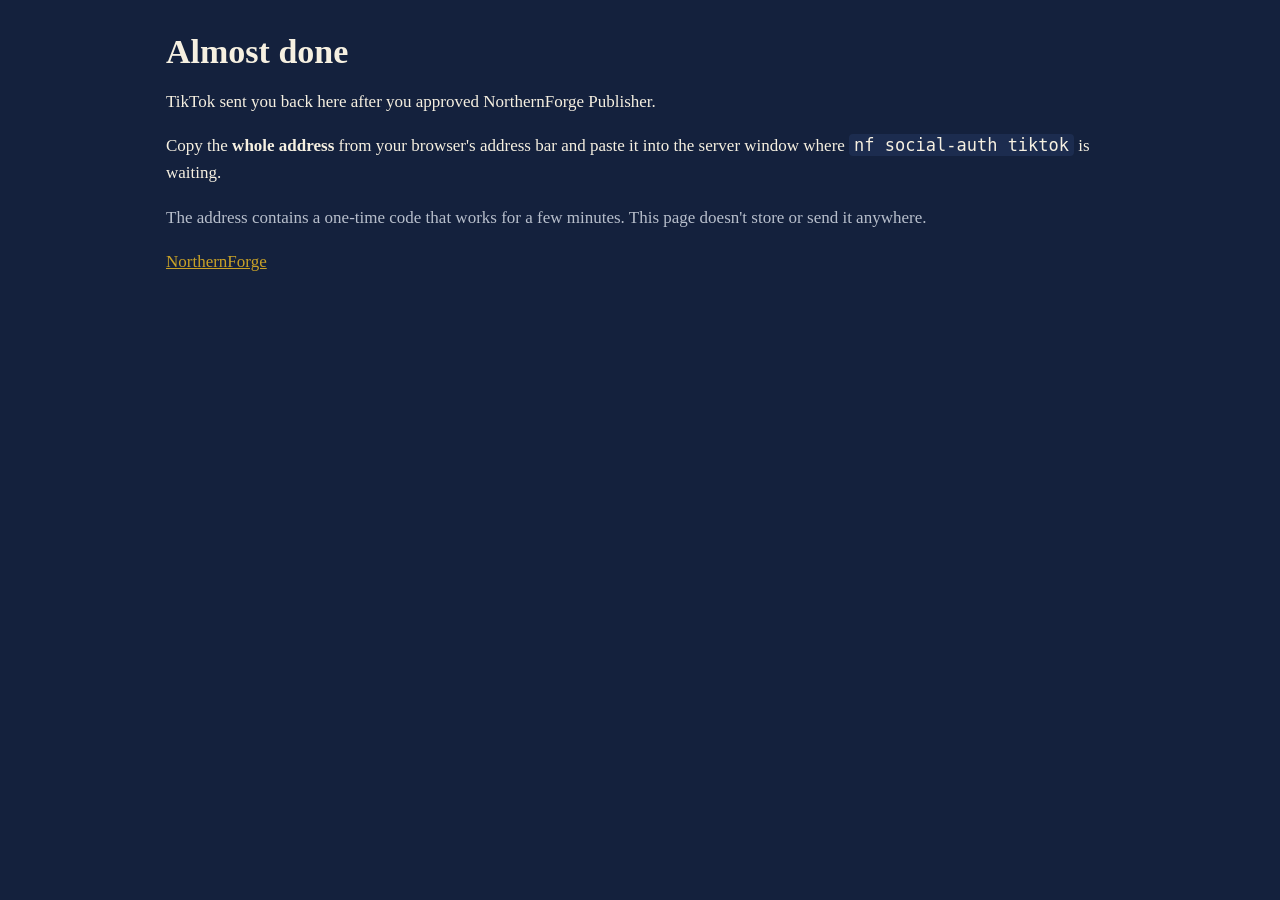
<file: tiktok/callback/index.html>
<!doctype html>
<html lang="en">
<head>
<meta charset="utf-8">
<meta name="viewport" content="width=device-width, initial-scale=1">
<title>NorthernForge sign-in</title>
<link rel="icon" href="../../favicon.ico" sizes="any">
<link rel="stylesheet" href="../../style.css">
</head>
<body>
<main class="wrap">
  <h1>Almost done</h1>
    <p>TikTok sent you back here after you approved NorthernForge Publisher.</p>
  <p>Copy the <b>whole address</b> from your browser's address bar and paste it into the server window where <code>nf social-auth tiktok</code> is waiting.</p>
  <p class="muted">The address contains a one-time code that works for a few minutes. This page doesn't store or send it anywhere.</p>
  <p class="muted"><a href="../../index.html">NorthernForge</a></p>
</main>
</body>
</html>
</file>
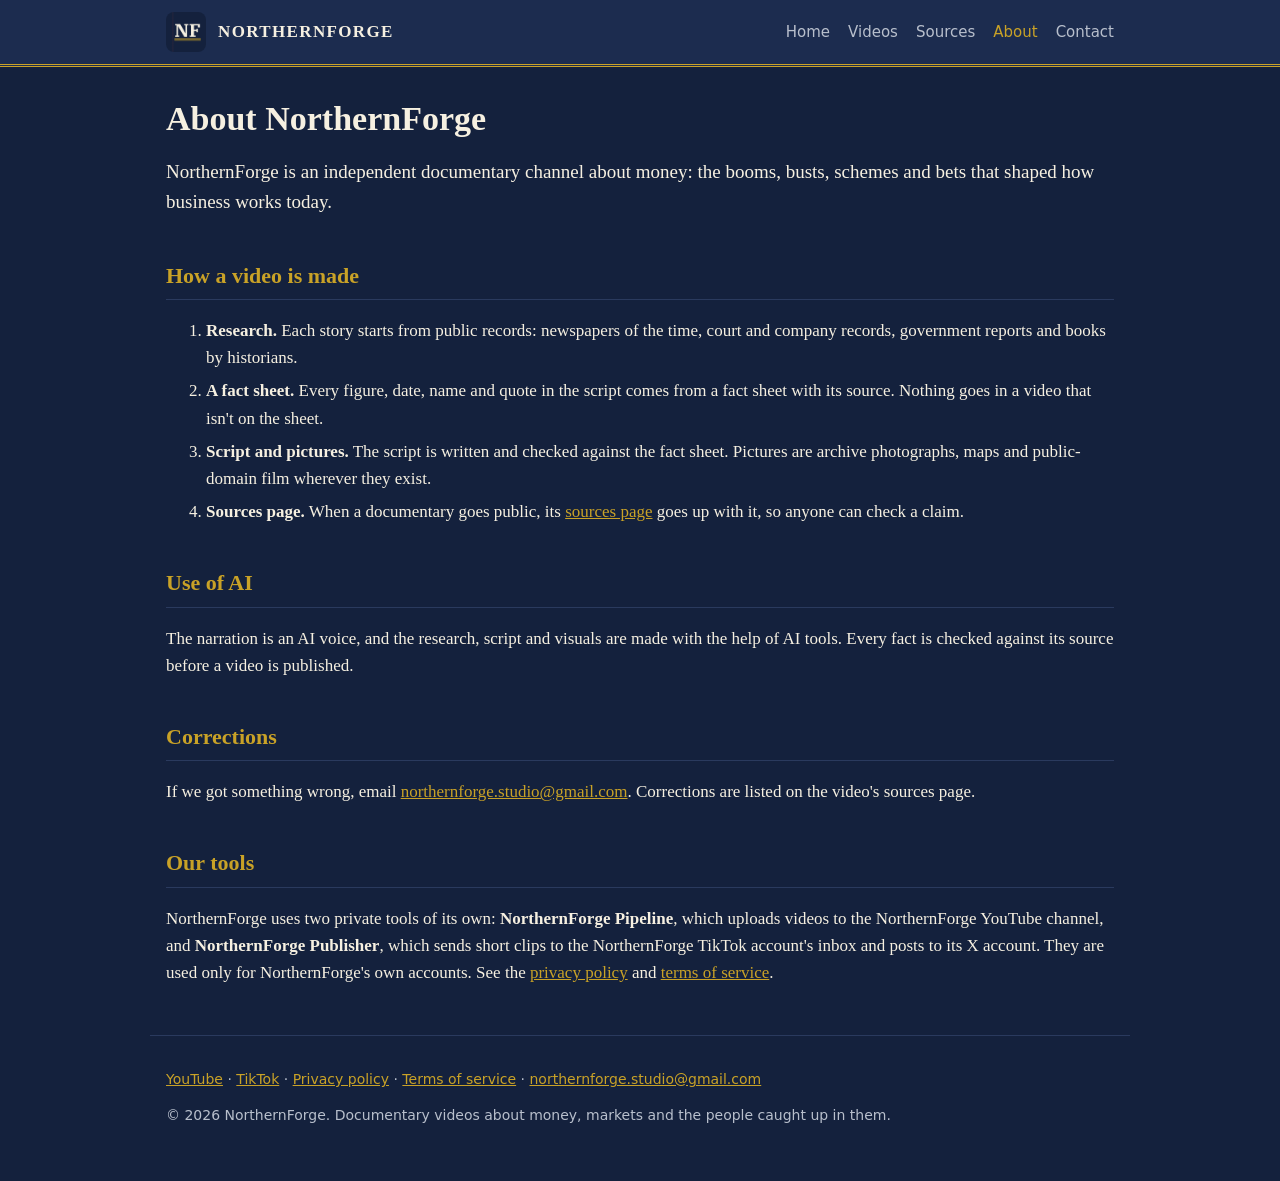
<file: about.html>
<!doctype html>
<html lang="en">
<head>
<meta charset="utf-8">
<meta name="viewport" content="width=device-width, initial-scale=1">
<title>About · NorthernForge</title>
<meta name="description" content="How NorthernForge makes its documentaries.">
<link rel="icon" href="favicon.ico" sizes="any">
<link rel="icon" type="image/png" sizes="32x32" href="favicon-32.png">
<link rel="apple-touch-icon" href="apple-touch-icon.png">
<meta property="og:image" content="https://northernforgestudio-cmd.github.io/icon.png">
<link rel="stylesheet" href="style.css">
</head>
<body>
<header class="top"><div class="wrap">
  <a class="brand" href="index.html"><img src="icon-192.png" width="40" height="40" alt="NorthernForge logo"><span>NorthernForge</span></a>
  <nav><a href="index.html">Home</a><a href="videos.html">Videos</a><a href="sources/">Sources</a><a href="about.html" aria-current="page">About</a><a href="contact.html">Contact</a></nav>
</div></header>
<main class="wrap">
<h1>About NorthernForge</h1>
<p class="lede">NorthernForge is an independent documentary channel about money: the booms, busts, schemes and bets that shaped how business works today.</p>
<h2>How a video is made</h2>
<ol>
  <li><b>Research.</b> Each story starts from public records: newspapers of the time, court and company records, government reports and books by historians.</li>
  <li><b>A fact sheet.</b> Every figure, date, name and quote in the script comes from a fact sheet with its source. Nothing goes in a video that isn't on the sheet.</li>
  <li><b>Script and pictures.</b> The script is written and checked against the fact sheet. Pictures are archive photographs, maps and public-domain film wherever they exist.</li>
  <li><b>Sources page.</b> When a documentary goes public, its <a href="sources/">sources page</a> goes up with it, so anyone can check a claim.</li>
</ol>
<h2>Use of AI</h2>
<p>The narration is an AI voice, and the research, script and visuals are made with the help of AI tools. Every fact is checked against its source before a video is published.</p>
<h2>Corrections</h2>
<p>If we got something wrong, email <a href="mailto:northernforge.studio@gmail.com">northernforge.studio@gmail.com</a>. Corrections are listed on the video's sources page.</p>
<h2>Our tools</h2>
<p>NorthernForge uses two private tools of its own: <b>NorthernForge Pipeline</b>, which uploads videos to the NorthernForge YouTube channel, and <b>NorthernForge Publisher</b>, which sends short clips to the NorthernForge TikTok account's inbox and posts to its X account. They are used only for NorthernForge's own accounts. See the <a href="privacy.html">privacy policy</a> and <a href="terms.html">terms of service</a>.</p>

</main>
<footer class="wrap">
  <p><a href="https://www.youtube.com/@NorthernForgeStudio">YouTube</a> · <a href="https://www.tiktok.com/@northernforgestudio">TikTok</a> · <a href="privacy.html">Privacy policy</a> · <a href="terms.html">Terms of service</a> · <a href="mailto:northernforge.studio@gmail.com">northernforge.studio@gmail.com</a></p>
  <p>© 2026 NorthernForge. Documentary videos about money, markets and the people caught up in them.</p>
</footer>
</body>
</html>
</file>
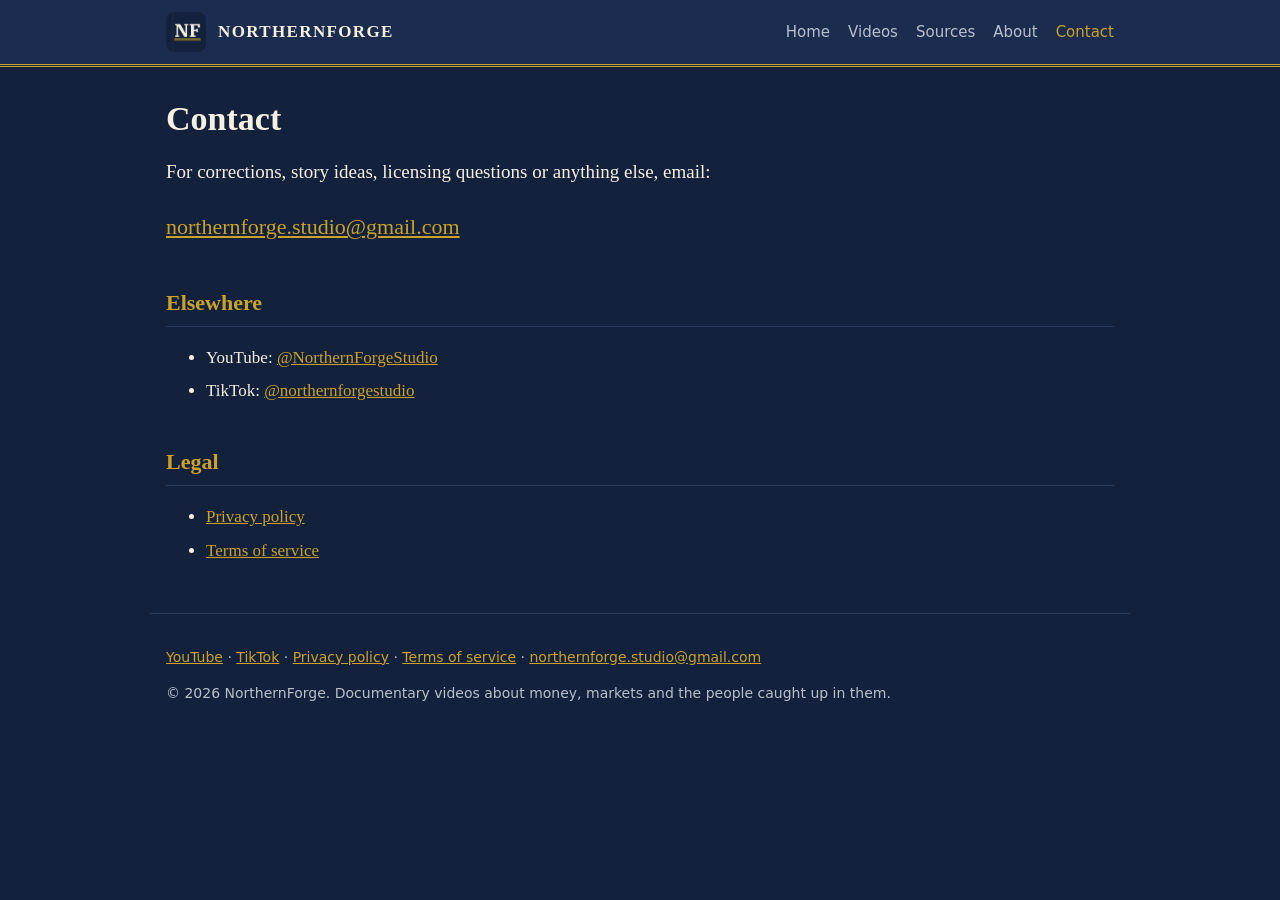
<file: contact.html>
<!doctype html>
<html lang="en">
<head>
<meta charset="utf-8">
<meta name="viewport" content="width=device-width, initial-scale=1">
<title>Contact · NorthernForge</title>
<meta name="description" content="Contact NorthernForge.">
<link rel="icon" href="favicon.ico" sizes="any">
<link rel="icon" type="image/png" sizes="32x32" href="favicon-32.png">
<link rel="apple-touch-icon" href="apple-touch-icon.png">
<meta property="og:image" content="https://northernforgestudio-cmd.github.io/icon.png">
<link rel="stylesheet" href="style.css">
</head>
<body>
<header class="top"><div class="wrap">
  <a class="brand" href="index.html"><img src="icon-192.png" width="40" height="40" alt="NorthernForge logo"><span>NorthernForge</span></a>
  <nav><a href="index.html">Home</a><a href="videos.html">Videos</a><a href="sources/">Sources</a><a href="about.html">About</a><a href="contact.html" aria-current="page">Contact</a></nav>
</div></header>
<main class="wrap">
<h1>Contact</h1>
<p class="lede">For corrections, story ideas, licensing questions or anything else, email:</p>
<p class="big"><a href="mailto:northernforge.studio@gmail.com">northernforge.studio@gmail.com</a></p>
<h2>Elsewhere</h2>
<ul>
  <li>YouTube: <a href="https://www.youtube.com/@NorthernForgeStudio">@NorthernForgeStudio</a></li>
  <li>TikTok: <a href="https://www.tiktok.com/@northernforgestudio">@northernforgestudio</a></li>
</ul>
<h2>Legal</h2>
<ul><li><a href="privacy.html">Privacy policy</a></li><li><a href="terms.html">Terms of service</a></li></ul>

</main>
<footer class="wrap">
  <p><a href="https://www.youtube.com/@NorthernForgeStudio">YouTube</a> · <a href="https://www.tiktok.com/@northernforgestudio">TikTok</a> · <a href="privacy.html">Privacy policy</a> · <a href="terms.html">Terms of service</a> · <a href="mailto:northernforge.studio@gmail.com">northernforge.studio@gmail.com</a></p>
  <p>© 2026 NorthernForge. Documentary videos about money, markets and the people caught up in them.</p>
</footer>
</body>
</html>
</file>
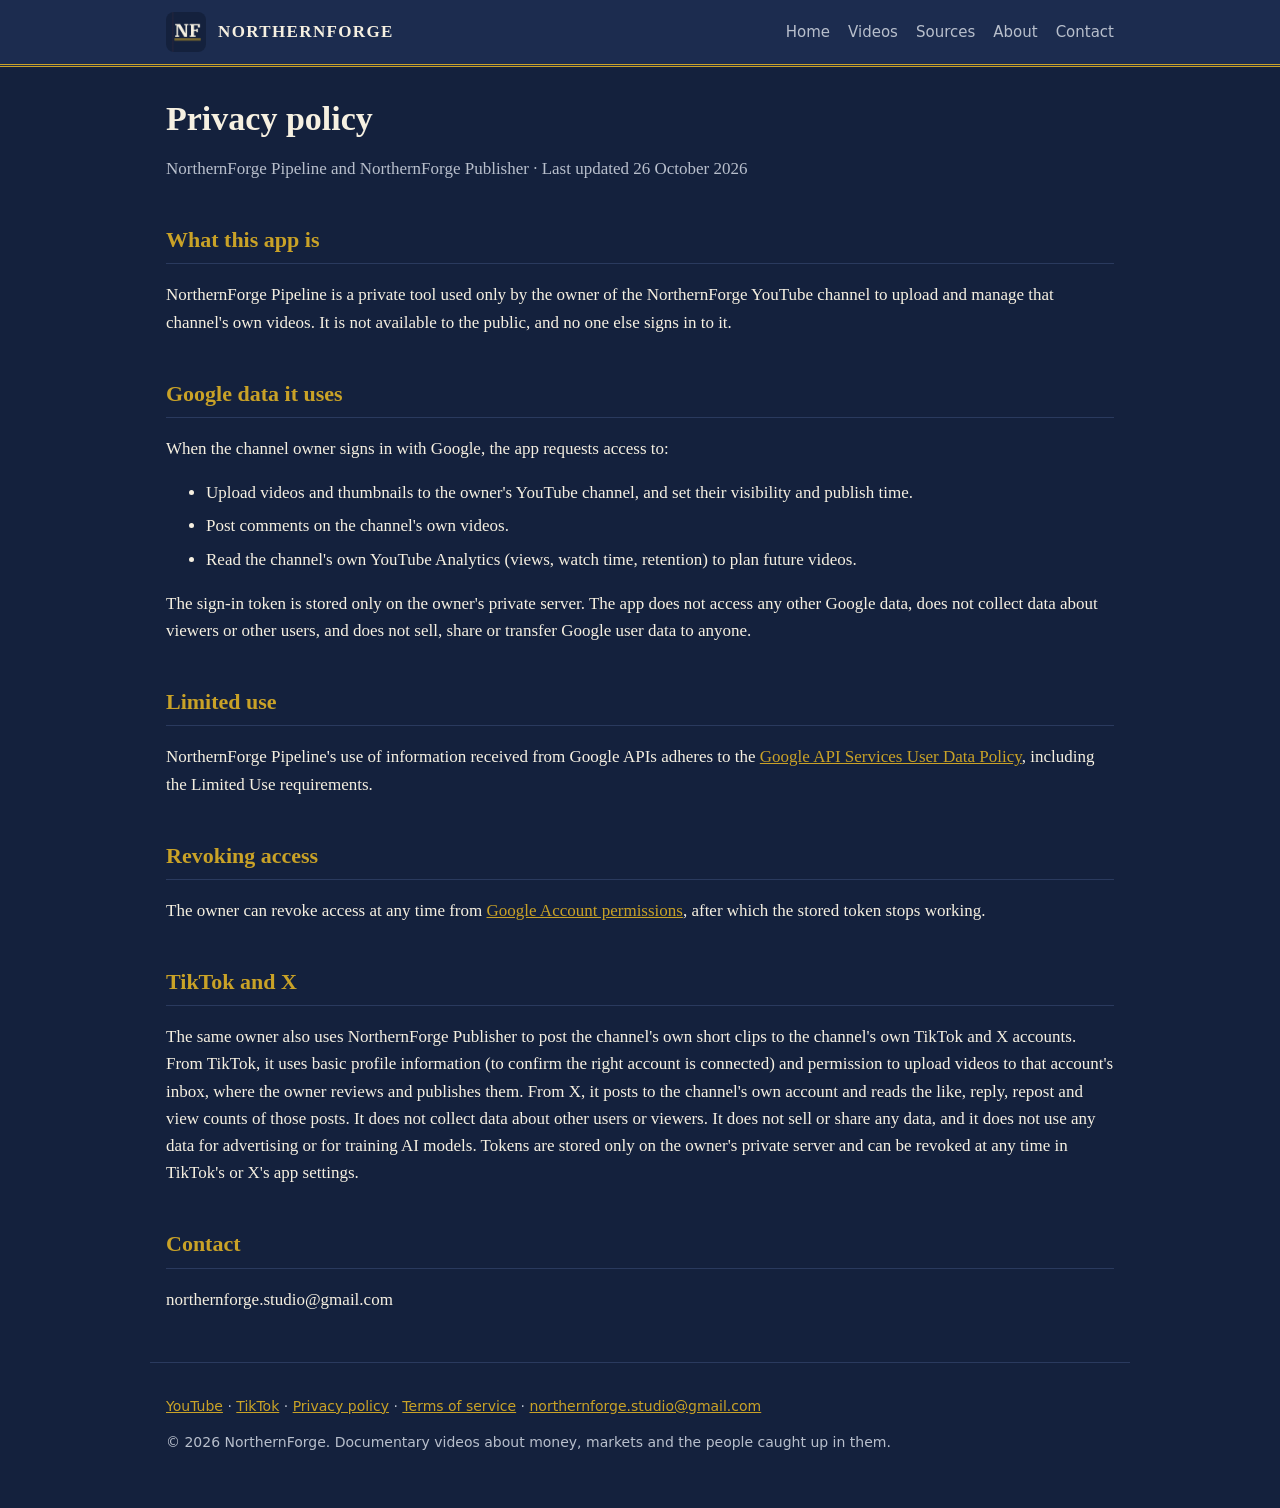
<file: privacy.html>
<!doctype html>
<html lang="en">
<head>
<meta charset="utf-8">
<meta name="viewport" content="width=device-width, initial-scale=1">
<title>Privacy policy · NorthernForge</title>
<meta name="description" content="Privacy policy for NorthernForge.">
<link rel="icon" href="favicon.ico" sizes="any">
<link rel="icon" type="image/png" sizes="32x32" href="favicon-32.png">
<link rel="apple-touch-icon" href="apple-touch-icon.png">
<meta property="og:image" content="https://northernforgestudio-cmd.github.io/icon.png">
<link rel="stylesheet" href="style.css">
</head>
<body>
<header class="top"><div class="wrap">
  <a class="brand" href="index.html"><img src="icon-192.png" width="40" height="40" alt="NorthernForge logo"><span>NorthernForge</span></a>
  <nav><a href="index.html">Home</a><a href="videos.html">Videos</a><a href="sources/">Sources</a><a href="about.html">About</a><a href="contact.html">Contact</a></nav>
</div></header>
<main class="wrap">
<h1>Privacy policy</h1>
    <p class="muted">NorthernForge Pipeline and NorthernForge Publisher · Last updated 26 October 2026</p>

  <h2>What this app is</h2>
  <p>NorthernForge Pipeline is a private tool used only by the owner of the NorthernForge YouTube channel to upload and manage that channel's own videos. It is not available to the public, and no one else signs in to it.</p>

  <h2>Google data it uses</h2>
  <p>When the channel owner signs in with Google, the app requests access to:</p>
  <ul>
    <li>Upload videos and thumbnails to the owner's YouTube channel, and set their visibility and publish time.</li>
    <li>Post comments on the channel's own videos.</li>
    <li>Read the channel's own YouTube Analytics (views, watch time, retention) to plan future videos.</li>
  </ul>
  <p>The sign-in token is stored only on the owner's private server. The app does not access any other Google data, does not collect data about viewers or other users, and does not sell, share or transfer Google user data to anyone.</p>

  <h2>Limited use</h2>
  <p>NorthernForge Pipeline's use of information received from Google APIs adheres to the <a href="https://developers.google.com/terms/api-services-user-data-policy">Google API Services User Data Policy</a>, including the Limited Use requirements.</p>

  <h2>Revoking access</h2>
  <p>The owner can revoke access at any time from <a href="https://myaccount.google.com/permissions">Google Account permissions</a>, after which the stored token stops working.</p>

  <h2>TikTok and X</h2>
  <p>The same owner also uses NorthernForge Publisher to post the channel's own short clips to the channel's own TikTok and X accounts. From TikTok, it uses basic profile information (to confirm the right account is connected) and permission to upload videos to that account's inbox, where the owner reviews and publishes them. From X, it posts to the channel's own account and reads the like, reply, repost and view counts of those posts. It does not collect data about other users or viewers. It does not sell or share any data, and it does not use any data for advertising or for training AI models. Tokens are stored only on the owner's private server and can be revoked at any time in TikTok's or X's app settings.</p>

  <h2>Contact</h2>
  <p>northernforge.studio@gmail.com</p>
</main>
<footer class="wrap">
  <p><a href="https://www.youtube.com/@NorthernForgeStudio">YouTube</a> · <a href="https://www.tiktok.com/@northernforgestudio">TikTok</a> · <a href="privacy.html">Privacy policy</a> · <a href="terms.html">Terms of service</a> · <a href="mailto:northernforge.studio@gmail.com">northernforge.studio@gmail.com</a></p>
  <p>© 2026 NorthernForge. Documentary videos about money, markets and the people caught up in them.</p>
</footer>
</body>
</html>
</file>
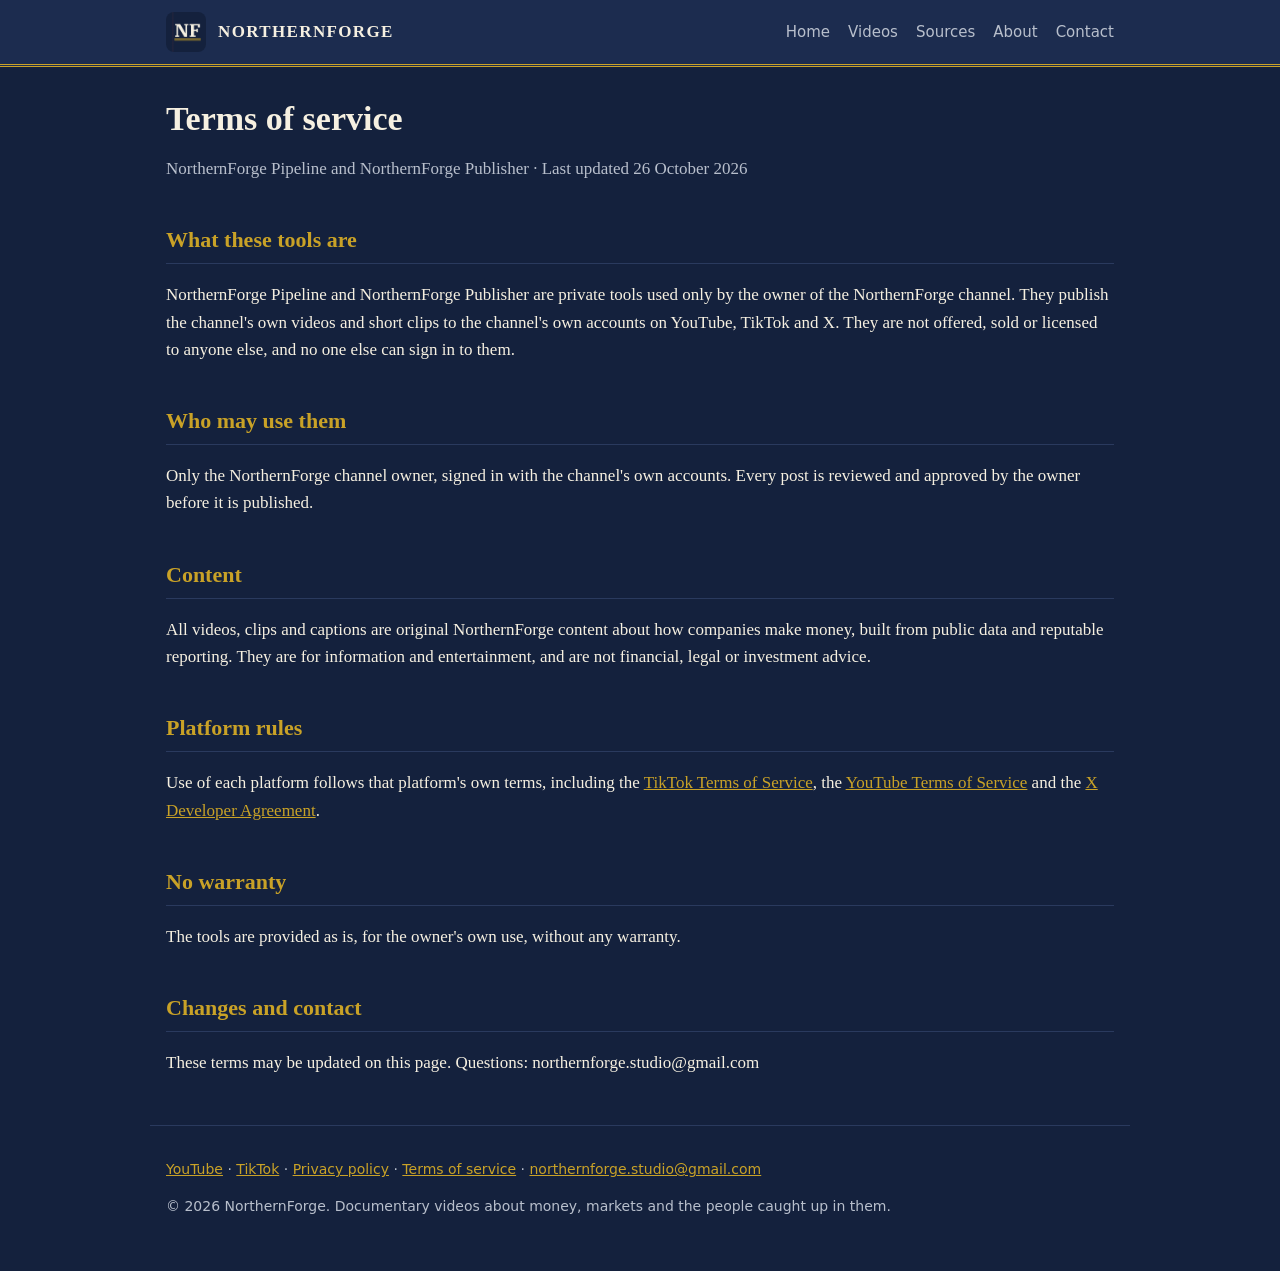
<file: terms.html>
<!doctype html>
<html lang="en">
<head>
<meta charset="utf-8">
<meta name="viewport" content="width=device-width, initial-scale=1">
<title>Terms of service · NorthernForge</title>
<meta name="description" content="Terms of service for NorthernForge.">
<link rel="icon" href="favicon.ico" sizes="any">
<link rel="icon" type="image/png" sizes="32x32" href="favicon-32.png">
<link rel="apple-touch-icon" href="apple-touch-icon.png">
<meta property="og:image" content="https://northernforgestudio-cmd.github.io/icon.png">
<link rel="stylesheet" href="style.css">
</head>
<body>
<header class="top"><div class="wrap">
  <a class="brand" href="index.html"><img src="icon-192.png" width="40" height="40" alt="NorthernForge logo"><span>NorthernForge</span></a>
  <nav><a href="index.html">Home</a><a href="videos.html">Videos</a><a href="sources/">Sources</a><a href="about.html">About</a><a href="contact.html">Contact</a></nav>
</div></header>
<main class="wrap">
<h1>Terms of service</h1>
    <p class="muted">NorthernForge Pipeline and NorthernForge Publisher · Last updated 26 October 2026</p>

  <h2>What these tools are</h2>
  <p>NorthernForge Pipeline and NorthernForge Publisher are private tools used only by the owner of the NorthernForge channel. They publish the channel's own videos and short clips to the channel's own accounts on YouTube, TikTok and X. They are not offered, sold or licensed to anyone else, and no one else can sign in to them.</p>

  <h2>Who may use them</h2>
  <p>Only the NorthernForge channel owner, signed in with the channel's own accounts. Every post is reviewed and approved by the owner before it is published.</p>

  <h2>Content</h2>
  <p>All videos, clips and captions are original NorthernForge content about how companies make money, built from public data and reputable reporting. They are for information and entertainment, and are not financial, legal or investment advice.</p>

  <h2>Platform rules</h2>
  <p>Use of each platform follows that platform's own terms, including the <a href="https://www.tiktok.com/legal/terms-of-service">TikTok Terms of Service</a>, the <a href="https://www.youtube.com/t/terms">YouTube Terms of Service</a> and the <a href="https://developer.x.com/en/developer-terms/agreement-and-policy">X Developer Agreement</a>.</p>

  <h2>No warranty</h2>
  <p>The tools are provided as is, for the owner's own use, without any warranty.</p>

  <h2>Changes and contact</h2>
  <p>These terms may be updated on this page. Questions: northernforge.studio@gmail.com</p>
</main>
<footer class="wrap">
  <p><a href="https://www.youtube.com/@NorthernForgeStudio">YouTube</a> · <a href="https://www.tiktok.com/@northernforgestudio">TikTok</a> · <a href="privacy.html">Privacy policy</a> · <a href="terms.html">Terms of service</a> · <a href="mailto:northernforge.studio@gmail.com">northernforge.studio@gmail.com</a></p>
  <p>© 2026 NorthernForge. Documentary videos about money, markets and the people caught up in them.</p>
</footer>
</body>
</html>
</file>
<file: sources/style.css>
:root{--paper:#f3ead8;--ink:#2b2418;--muted:#6f6350;--rule:#d8c9a8;--accent:#7a3b1d}
@media (prefers-color-scheme:dark){:root{--paper:#1d1a15;--ink:#ece3cf;--muted:#a99d86;--rule:#3a3428;--accent:#e0956a}}
*{box-sizing:border-box}body{margin:0;background:var(--paper);color:var(--ink);font:17px/1.6 Georgia,'Times New Roman',serif}
header,main,footer{max-width:760px;margin:0 auto;padding:16px}header{display:flex;gap:12px;align-items:baseline;border-bottom:1px solid var(--rule)}
header a{color:var(--ink)}.brand{font-weight:bold;letter-spacing:.08em;text-transform:uppercase;text-decoration:none}header span{color:var(--muted)}header a:last-child{margin-left:auto}
h1{font-size:1.9em;line-height:1.2;margin:.6em 0 .4em}h2{margin-top:2em;border-bottom:1px solid var(--rule);padding-bottom:.2em}h3{color:var(--muted);font-size:1em;text-transform:uppercase;letter-spacing:.06em}
a{color:var(--accent);overflow-wrap:anywhere}.lede{font-size:1.05em}.check,.n,.arch,footer{color:var(--muted);font-size:.9em}
.fact{margin:0 0 1.1em;padding-left:12px;border-left:3px solid var(--rule)}.fact p{margin:.2em 0}q{display:block;font-style:italic;margin:.2em 0}q:before{content:"“"}q:after{content:"”"}
.src{font-size:.92em}.tier{display:inline-block;min-width:1.5em;text-align:center;border:1px solid var(--muted);border-radius:3px;font:bold .75em/1.5 sans-serif;margin-right:4px}
.tA{background:var(--ink);color:var(--paper)}blockquote{margin:1em 0;padding-left:12px;border-left:3px solid var(--accent)}blockquote footer{padding:0;margin:.3em 0 0}
table{border-collapse:collapse;margin:.4em 0}td{border-bottom:1px solid var(--rule);padding:2px 12px 2px 0}.sources li,.videos li{margin-bottom:.5em}
footer{border-top:1px solid var(--rule);margin-top:3em}
</file>
<file: style.css>
/* Colours come from the NorthernForge app icon: navy, cream, gold, margin red. */
:root { --navy: #14213d; --navy-2: #1c2c4f; --cream: #f6f0e1; --gold: #c9a227; --red: #963c32; --muted: #b8bfcc; --line: #2a3a5e; }
* { box-sizing: border-box; }
body { margin: 0; background: var(--navy); color: var(--cream); font: 17px/1.6 Georgia, "Times New Roman", serif; }
.wrap { max-width: 980px; margin: 0 auto; padding: 0 16px; }
main.wrap { padding-top: 32px; padding-bottom: 32px; }
header.top { border-bottom: 3px double var(--gold); background: var(--navy-2); }
header.top .wrap { display: flex; flex-wrap: wrap; gap: 8px 24px; align-items: center; justify-content: space-between; padding-top: 12px; padding-bottom: 12px; }
.brand { display: flex; align-items: center; gap: 12px; color: var(--cream); text-decoration: none; font-weight: bold; letter-spacing: .08em; text-transform: uppercase; }
.brand img { border-radius: 8px; }
nav { display: flex; flex-wrap: wrap; gap: 4px 18px; font: 15px/1.4 system-ui, -apple-system, "Segoe UI", sans-serif; }
nav a { color: var(--muted); text-decoration: none; padding: 4px 0; }
nav a:hover, nav a[aria-current] { color: var(--gold); }
h1 { font-size: 34px; line-height: 1.15; margin: 0 0 12px; }
h2 { font-size: 22px; margin: 40px 0 14px; padding-bottom: 6px; border-bottom: 1px solid var(--line); color: var(--gold); }
h3 { margin: 0 0 6px; }
a { color: var(--gold); }
.muted { color: var(--muted); }
.lede { font-size: 19px; }
.big { font-size: 22px; }
.hero { display: flex; gap: 28px; align-items: center; margin: 8px 0 12px; }
.hero > img { border-radius: 20px; flex: none; box-shadow: 0 0 0 1px var(--line); }
.btn { display: inline-block; margin: 4px 8px 4px 0; padding: 10px 18px; border-radius: 6px; background: var(--gold); color: var(--navy); font: 600 15px/1.2 system-ui, sans-serif; text-decoration: none; }
.btn.ghost { background: transparent; color: var(--gold); box-shadow: inset 0 0 0 2px var(--gold); }
.grid { display: grid; grid-template-columns: repeat(auto-fill, minmax(210px, 1fr)); gap: 18px; }
.card { display: flex; flex-direction: column; gap: 6px; color: var(--cream); text-decoration: none; }
.card img { width: 100%; height: auto; aspect-ratio: 16 / 9; object-fit: cover; border-radius: 6px; background: var(--navy-2); }
.card .t { font-weight: bold; line-height: 1.3; }
.card .m { color: var(--muted); font: 13px/1.4 system-ui, sans-serif; }
.card:hover .t { color: var(--gold); }
.feature { display: grid; grid-template-columns: minmax(0, 1.2fr) minmax(0, 1fr); gap: 24px; align-items: start; }
.cols { display: grid; grid-template-columns: repeat(auto-fit, minmax(240px, 1fr)); gap: 24px; }
li { margin-bottom: 6px; }
code { background: var(--navy-2); padding: 1px 5px; border-radius: 4px; }
footer.wrap { border-top: 1px solid var(--line); padding-top: 18px; padding-bottom: 40px; color: var(--muted); font: 14px/1.6 system-ui, sans-serif; }
@media (max-width: 640px) {
  .hero { flex-direction: column; align-items: flex-start; }
  .hero > img { width: 112px; height: 112px; }
  .feature { grid-template-columns: 1fr; }
  h1 { font-size: 28px; }
}
/* YouTube's hqdefault for a Short is the vertical frame between black side bars; a 9:16 crop shows just the frame. */
.grid.shorts { grid-template-columns: repeat(auto-fill, minmax(170px, 1fr)); }
.card.short img { aspect-ratio: 9 / 16; }
</file>
